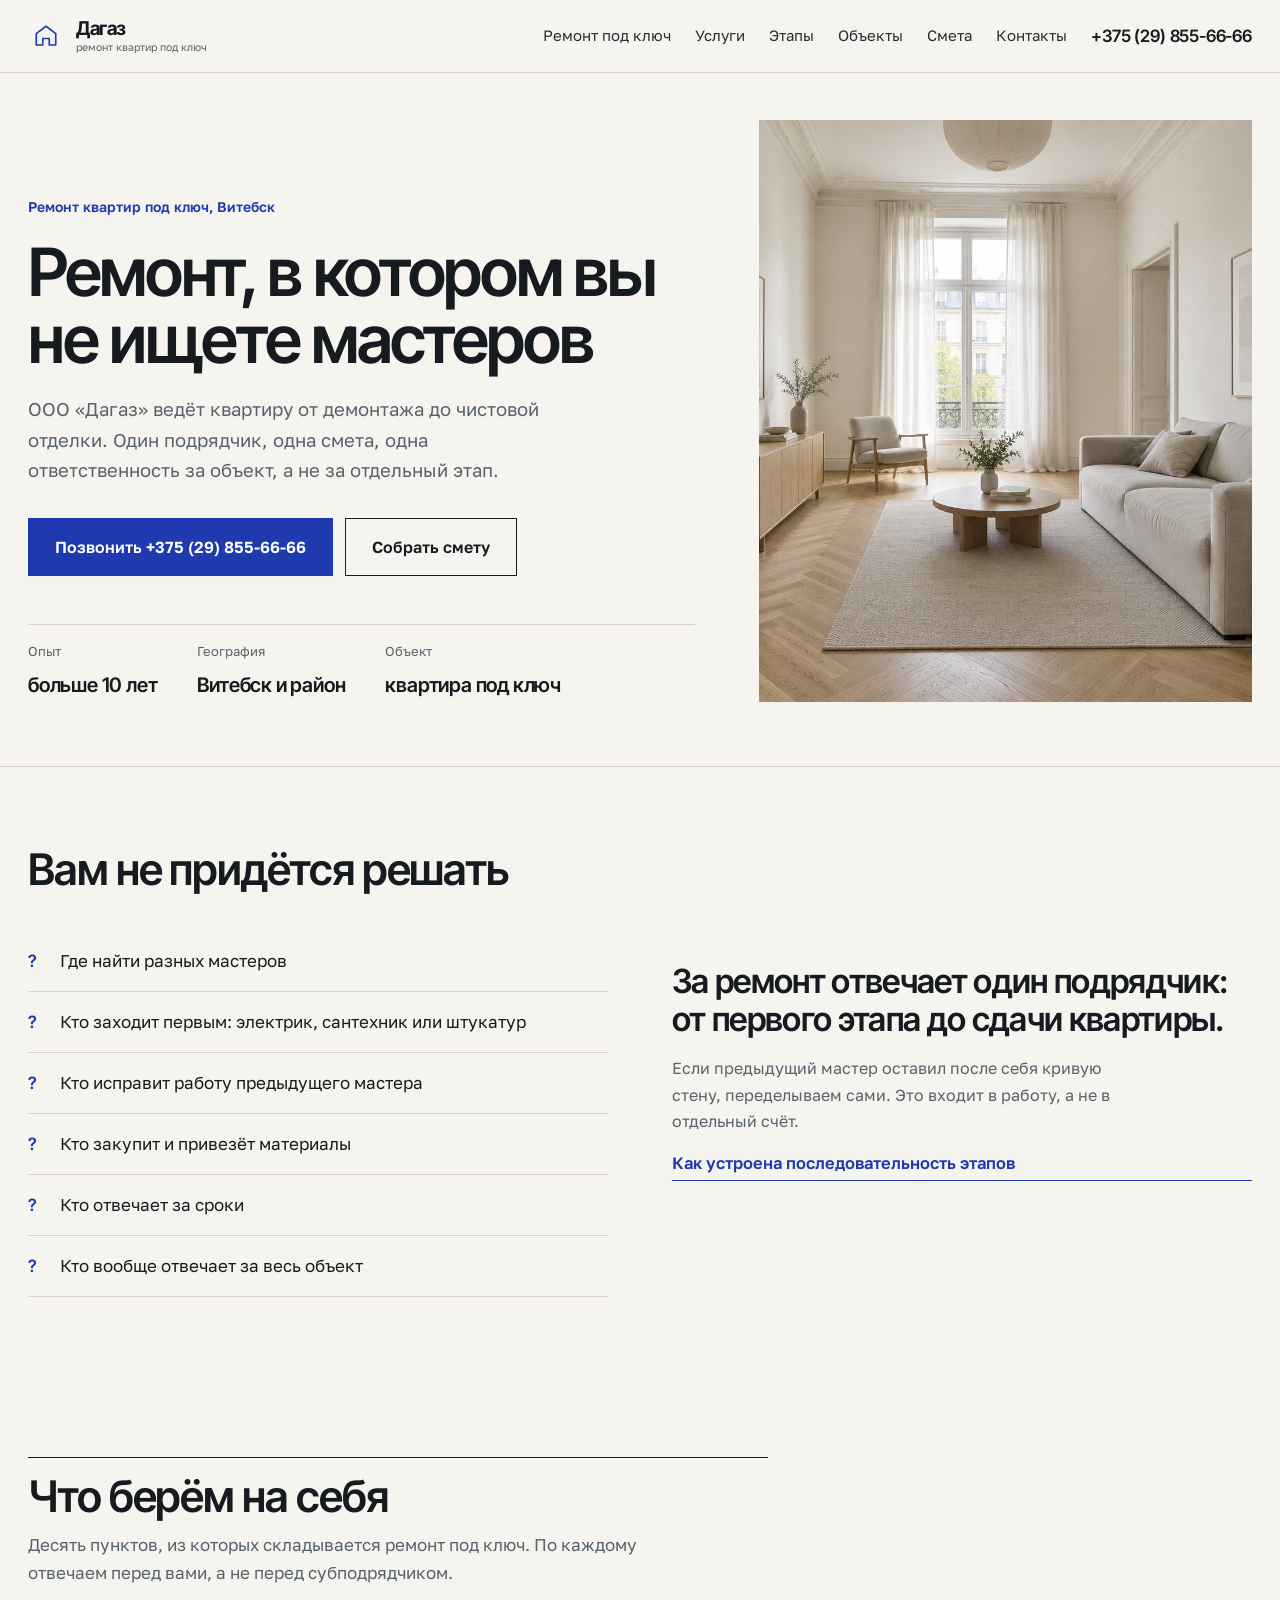
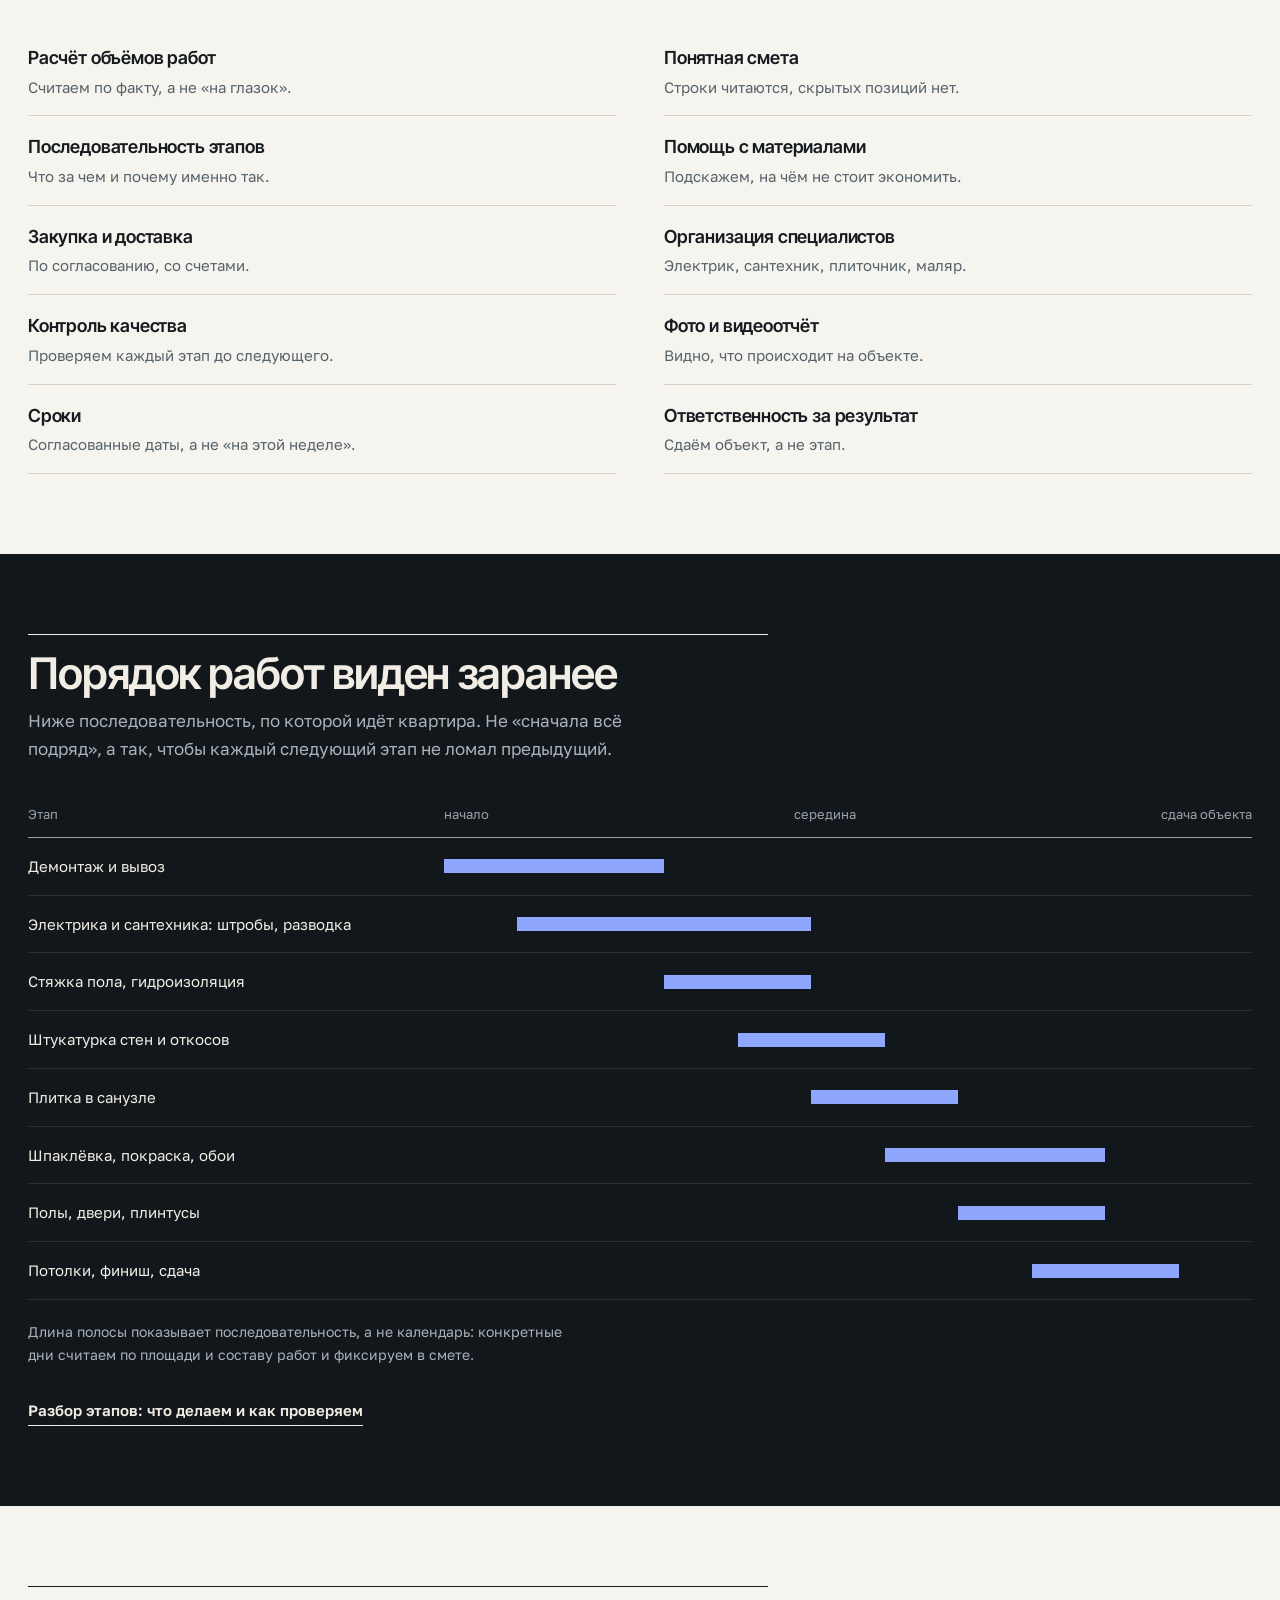
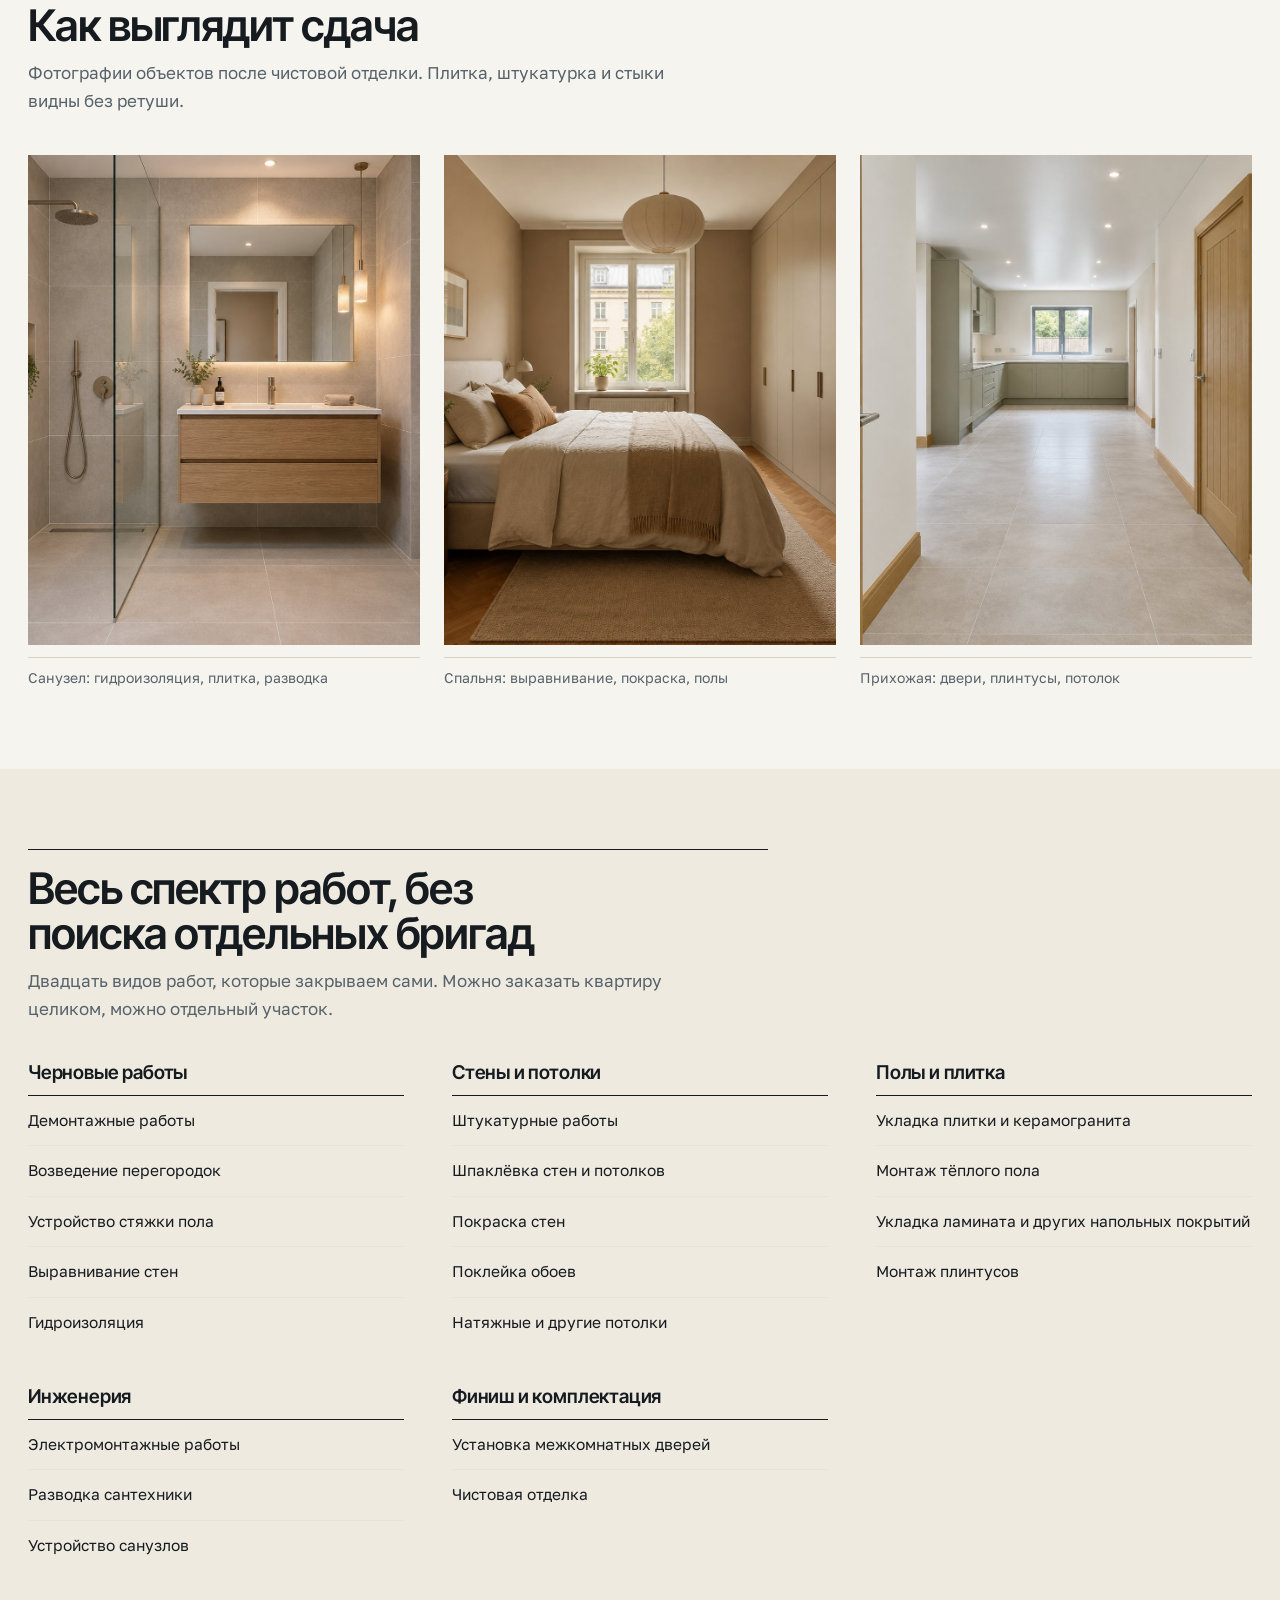
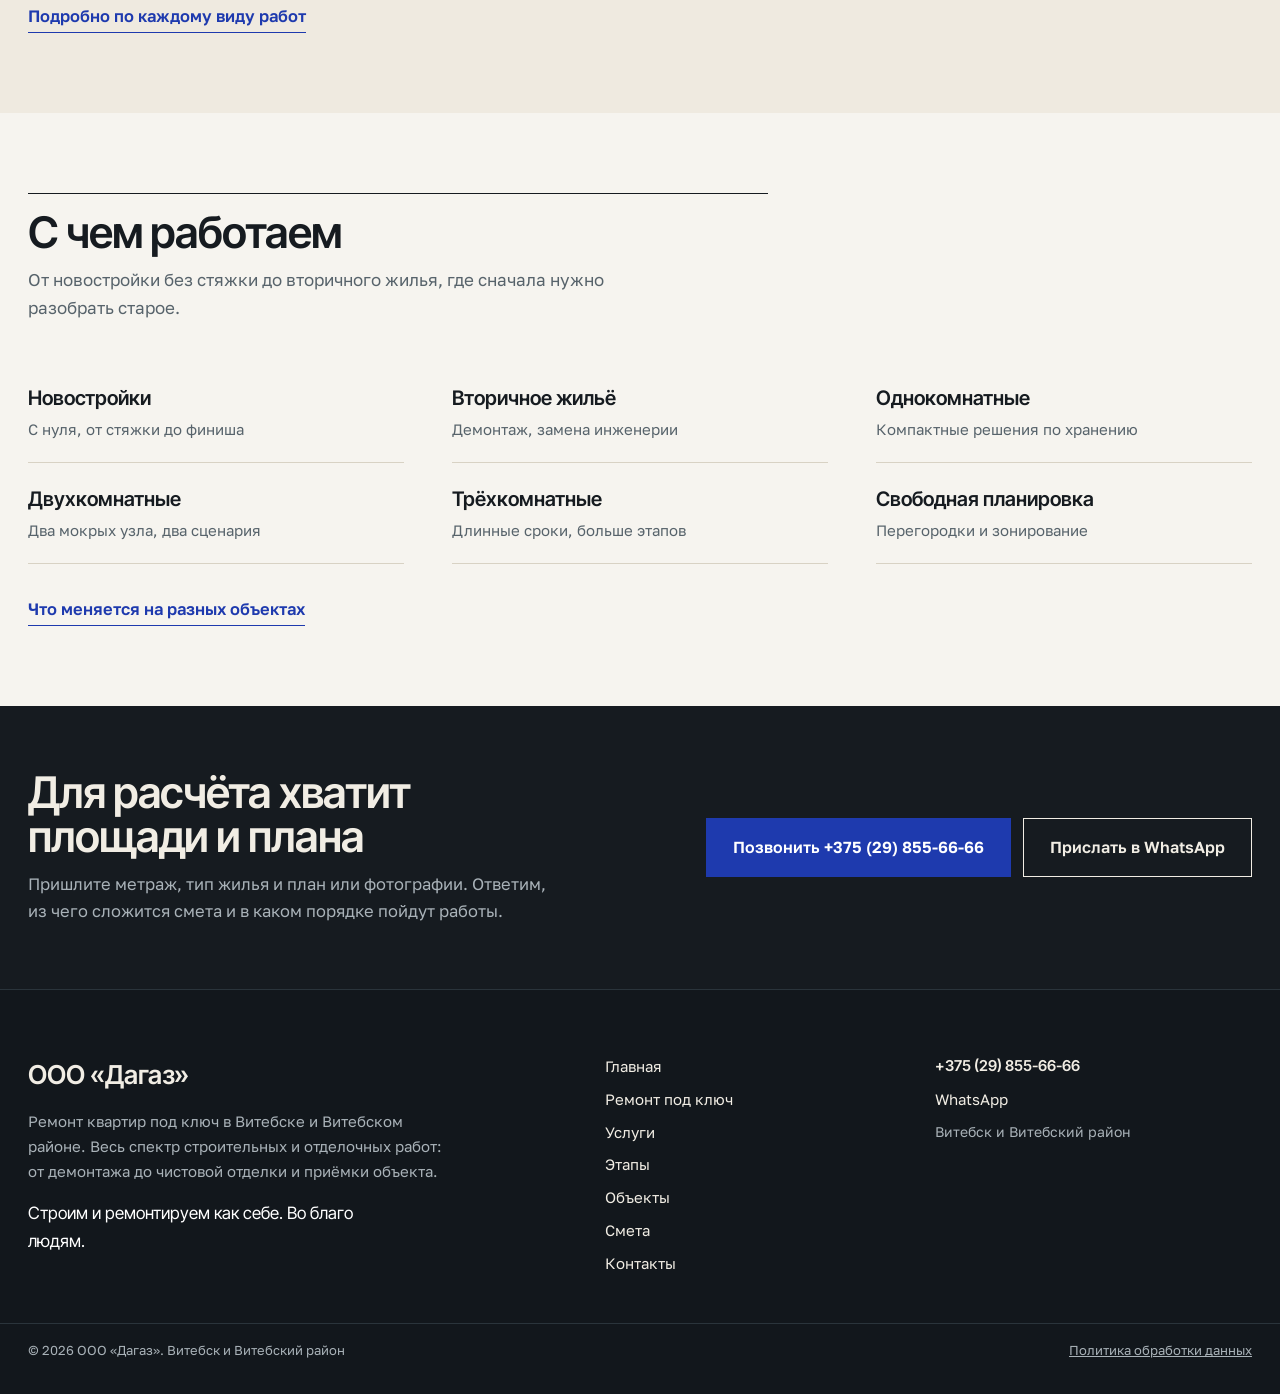
<file: index.html>
<!doctype html>
<html lang="ru">
<head>
<meta charset="utf-8">
<meta name="viewport" content="width=device-width, initial-scale=1">
<title>Ремонт квартир под ключ в Витебске. ООО «Дагаз»</title>
<meta name="description" content="Ремонт квартиры под ключ в Витебске: демонтаж, стяжка, штукатурка, плитка, электрика, сантехника, чистовая отделка. Один подрядчик, понятная смета, фотоотчёт.">
<link rel="canonical" href="https://romjjjke.github.io/dagaz/">
<meta property="og:type" content="website">
<meta property="og:title" content="Ремонт квартир под ключ в Витебске. ООО «Дагаз»">
<meta property="og:description" content="Ремонт квартиры под ключ в Витебске: демонтаж, стяжка, штукатурка, плитка, электрика, сантехника, чистовая отделка. Один подрядчик, понятная смета, фотоотчёт.">
<meta property="og:url" content="https://romjjjke.github.io/dagaz/">
<meta property="og:image" content="https://romjjjke.github.io/dagaz/assets/img/hero.jpg">
<meta name="theme-color" content="#F6F4EF">
<link rel="icon" href="favicon.svg" type="image/svg+xml">
<link rel="preconnect" href="https://fonts.googleapis.com">
<link rel="preconnect" href="https://fonts.gstatic.com" crossorigin>
<link href="https://fonts.googleapis.com/css2?family=Inter+Tight:wght@500;600;700&family=Golos+Text:wght@400;500;600&display=swap" rel="stylesheet">
<link href="assets/css/style.css" rel="stylesheet">
<script type="application/ld+json">
{"@context":"https://schema.org","@type":"GeneralContractor","name":"ООО «Дагаз»","description":"Ремонт квартир под ключ в Витебске: демонтаж, стяжка, штукатурка, плитка, электрика, сантехника, чистовая отделка","telephone":"+375298556666","url":"https://romjjjke.github.io/dagaz/","areaServed":"Витебск и Витебский район","address":{"@type":"PostalAddress","addressLocality":"Витебск","addressCountry":"BY"},"makesOffer":[{"@type":"Offer","name":"Ремонт квартиры под ключ"}]}
</script>
</head>
<body>
<a class="skip" href="#main">К содержанию</a>

<header class="site-head">
  <div class="wrap head-in">
    <a class="brand" href="index.html">
      <span class="brand__mark" aria-hidden="true">
        <svg viewBox="0 0 32 32" width="26" height="26" aria-hidden="true"><path d="M4 27V13L16 4l12 9v14h-8v-8h-8v8z" fill="none" stroke="currentColor" stroke-width="2" stroke-linejoin="round"/></svg>
      </span>
      <span class="brand__text">Дагаз<small>ремонт квартир под ключ</small></span>
    </a>
    <nav class="nav" aria-label="Основная навигация">
      <a href="remont-pod-klyuch.html">Ремонт под ключ</a>
      <a href="uslugi.html">Услуги</a>
      <a href="etapy.html">Этапы</a>
      <a href="obekty.html">Объекты</a>
      <a href="smeta.html">Смета</a>
      <a href="kontakty.html">Контакты</a>
    </nav>
    <a class="head-phone" href="tel:+375298556666">+375 (29) 855-66-66</a>
    <button class="burger" id="burger" aria-expanded="false" aria-controls="menu" aria-label="Открыть меню">
      <span></span><span></span><span></span>
    </button>
  </div>
</header>

<div class="menu" id="menu" hidden>
  <nav class="menu__nav" aria-label="Меню">
    <a href="remont-pod-klyuch.html">Ремонт под ключ</a>
    <a href="uslugi.html">Услуги</a>
    <a href="etapy.html">Этапы</a>
    <a href="obekty.html">Объекты</a>
    <a href="smeta.html">Смета</a>
    <a href="kontakty.html">Контакты</a>
  </nav>
  <div class="menu__foot">
    <a class="btn btn--fill" href="tel:+375298556666">+375 (29) 855-66-66</a>
    <a class="btn btn--line" href="https://wa.me/375298556666">WhatsApp</a>
    <p>Витебск и Витебский район</p>
  </div>
</div>

<main id="main">

<section class="hero">
  <div class="wrap hero-grid">
    <div class="hero__copy">
      <p class="hero__kicker">Ремонт квартир под ключ, Витебск</p>
      <h1 class="hero__title">Ремонт, в котором вы не ищете мастеров</h1>
      <p class="hero__lede">ООО «Дагаз» ведёт квартиру от демонтажа до чистовой отделки. Один подрядчик, одна смета, одна ответственность за объект, а не за отдельный этап.</p>
      <div class="hero__actions">
        <a class="btn btn--fill" href="tel:+375298556666">Позвонить +375 (29) 855-66-66</a>
        <a class="btn btn--line" href="smeta.html">Собрать смету</a>
      </div>
      <dl class="hero__facts">
        <div><dt>Опыт</dt><dd>больше 10 лет</dd></div>
        <div><dt>География</dt><dd>Витебск и район</dd></div>
        <div><dt>Объект</dt><dd>квартира под ключ</dd></div>
      </dl>
    </div>
    <figure class="hero__media">
      <img src="assets/img/hero.jpg" alt="Гостиная после ремонта под ключ: светлые стены, паркет, большое окно" width="1000" height="1000" fetchpriority="high" decoding="async">
    </figure>
  </div>
</section>

<section class="section section--rule">
  <div class="wrap split">
    <div class="split__left">
      <h2 class="h2">Вам не придётся решать</h2>
      <ul class="questions">
        <li>Где найти разных мастеров</li>
        <li>Кто заходит первым: электрик, сантехник или штукатур</li>
        <li>Кто исправит работу предыдущего мастера</li>
        <li>Кто закупит и привезёт материалы</li>
        <li>Кто отвечает за сроки</li>
        <li>Кто вообще отвечает за весь объект</li>
      </ul>
    </div>
    <div class="split__right">
      <p class="statement">За ремонт отвечает один подрядчик: от первого этапа до сдачи квартиры.</p>
      <p class="statement__note">Если предыдущий мастер оставил после себя кривую стену, переделываем сами. Это входит в работу, а не в отдельный счёт.</p>
      <a class="link" href="etapy.html">Как устроена последовательность этапов</a>
    </div>
  </div>
</section>

<section class="section">
  <div class="wrap">
    <header class="sec-head">
      <h2 class="h2">Что берём на себя</h2>
      <p class="sec-head__note">Десять пунктов, из которых складывается ремонт под ключ. По каждому отвечаем перед вами, а не перед субподрядчиком.</p>
    </header>
    <ol class="take">
      <li><b>Расчёт объёмов работ</b><span>Считаем по факту, а не «на глазок».</span></li>
      <li><b>Понятная смета</b><span>Строки читаются, скрытых позиций нет.</span></li>
      <li><b>Последовательность этапов</b><span>Что за чем и почему именно так.</span></li>
      <li><b>Помощь с материалами</b><span>Подскажем, на чём не стоит экономить.</span></li>
      <li><b>Закупка и доставка</b><span>По согласованию, со счетами.</span></li>
      <li><b>Организация специалистов</b><span>Электрик, сантехник, плиточник, маляр.</span></li>
      <li><b>Контроль качества</b><span>Проверяем каждый этап до следующего.</span></li>
      <li><b>Фото и видеоотчёт</b><span>Видно, что происходит на объекте.</span></li>
      <li><b>Сроки</b><span>Согласованные даты, а не «на этой неделе».</span></li>
      <li><b>Ответственность за результат</b><span>Сдаём объект, а не этап.</span></li>
    </ol>
  </div>
</section>

<section class="section section--dark">
  <div class="wrap">
    <header class="sec-head sec-head--dark">
      <h2 class="h2">Порядок работ виден заранее</h2>
      <p class="sec-head__note">Ниже последовательность, по которой идёт квартира. Не «сначала всё подряд», а так, чтобы каждый следующий этап не ломал предыдущий.</p>
    </header>
  <div class="gantt " data-chart>
    <div class="gantt__head"><span>Этап</span><span class="gantt__scale"><i>начало</i><i>середина</i><i>сдача объекта</i></span></div>
    <ol class="gantt__rows"><li class="gantt__row"><span class="gantt__label">Демонтаж и вывоз</span><span class="gantt__track"><span class="gantt__bar" style="grid-column:1 / span 3"></span></span></li><li class="gantt__row"><span class="gantt__label">Электрика и сантехника: штробы, разводка</span><span class="gantt__track"><span class="gantt__bar" style="grid-column:2 / span 4"></span></span></li><li class="gantt__row"><span class="gantt__label">Стяжка пола, гидроизоляция</span><span class="gantt__track"><span class="gantt__bar" style="grid-column:4 / span 2"></span></span></li><li class="gantt__row"><span class="gantt__label">Штукатурка стен и откосов</span><span class="gantt__track"><span class="gantt__bar" style="grid-column:5 / span 2"></span></span></li><li class="gantt__row"><span class="gantt__label">Плитка в санузле</span><span class="gantt__track"><span class="gantt__bar" style="grid-column:6 / span 2"></span></span></li><li class="gantt__row"><span class="gantt__label">Шпаклёвка, покраска, обои</span><span class="gantt__track"><span class="gantt__bar" style="grid-column:7 / span 3"></span></span></li><li class="gantt__row"><span class="gantt__label">Полы, двери, плинтусы</span><span class="gantt__track"><span class="gantt__bar" style="grid-column:8 / span 2"></span></span></li><li class="gantt__row"><span class="gantt__label">Потолки, финиш, сдача</span><span class="gantt__track"><span class="gantt__bar" style="grid-column:9 / span 2"></span></span></li></ol>
    <p class="gantt__note">Длина полосы показывает последовательность, а не календарь: конкретные дни считаем по площади и составу работ и фиксируем в смете.</p>
  </div>
    <p class="chart-link"><a class="link link--light" href="etapy.html">Разбор этапов: что делаем и как проверяем</a></p>
  </div>
</section>

<section class="section">
  <div class="wrap">
    <header class="sec-head">
      <h2 class="h2">Как выглядит сдача</h2>
      <p class="sec-head__note">Фотографии объектов после чистовой отделки. Плитка, штукатурка и стыки видны без ретуши.</p>
    </header>
    <ul class="gallery">
      <li><figure><img src="assets/img/bath.jpg" alt="Санузел после ремонта: крупноформатная плитка, душевая с стеклом" width="900" height="1125" loading="lazy" decoding="async"><figcaption>Санузел: гидроизоляция, плитка, разводка</figcaption></figure></li>
      <li><figure><img src="assets/img/bedroom.jpg" alt="Спальня после ремонта: штукатурка, покраска, ламинат" width="900" height="1125" loading="lazy" decoding="async"><figcaption>Спальня: выравнивание, покраска, полы</figcaption></figure></li>
      <li><figure><img src="assets/img/hall.jpg" alt="Прихожая после ремонта: двери, плинтусы, натяжной потолок" width="900" height="1125" loading="lazy" decoding="async"><figcaption>Прихожая: двери, плинтусы, потолок</figcaption></figure></li>
    </ul>
  </div>
</section>

<section class="section section--sand">
  <div class="wrap">
    <header class="sec-head">
      <h2 class="h2">Весь спектр работ, без поиска отдельных бригад</h2>
      <p class="sec-head__note">Двадцать видов работ, которые закрываем сами. Можно заказать квартиру целиком, можно отдельный участок.</p>
    </header><div class="sgroups"><div class="sgroup"><h3 class="sgroup__name">Черновые работы</h3><ul class="sgroup__list"><li>Демонтажные работы</li><li>Возведение перегородок</li><li>Устройство стяжки пола</li><li>Выравнивание стен</li><li>Гидроизоляция</li></ul></div><div class="sgroup"><h3 class="sgroup__name">Стены и потолки</h3><ul class="sgroup__list"><li>Штукатурные работы</li><li>Шпаклёвка стен и потолков</li><li>Покраска стен</li><li>Поклейка обоев</li><li>Натяжные и другие потолки</li></ul></div><div class="sgroup"><h3 class="sgroup__name">Полы и плитка</h3><ul class="sgroup__list"><li>Укладка плитки и керамогранита</li><li>Монтаж тёплого пола</li><li>Укладка ламината и других напольных покрытий</li><li>Монтаж плинтусов</li></ul></div><div class="sgroup"><h3 class="sgroup__name">Инженерия</h3><ul class="sgroup__list"><li>Электромонтажные работы</li><li>Разводка сантехники</li><li>Устройство санузлов</li></ul></div><div class="sgroup"><h3 class="sgroup__name">Финиш и комплектация</h3><ul class="sgroup__list"><li>Установка межкомнатных дверей</li><li>Чистовая отделка</li></ul></div></div>
    <p class="sec-link"><a class="link" href="uslugi.html">Подробно по каждому виду работ</a></p>
  </div>
</section>

<section class="section">
  <div class="wrap">
    <header class="sec-head">
      <h2 class="h2">С чем работаем</h2>
      <p class="sec-head__note">От новостройки без стяжки до вторичного жилья, где сначала нужно разобрать старое.</p>
    </header>
    <ul class="objects">
      <li><b>Новостройки</b><span>С нуля, от стяжки до финиша</span></li>
      <li><b>Вторичное жильё</b><span>Демонтаж, замена инженерии</span></li>
      <li><b>Однокомнатные</b><span>Компактные решения по хранению</span></li>
      <li><b>Двухкомнатные</b><span>Два мокрых узла, два сценария</span></li>
      <li><b>Трёхкомнатные</b><span>Длинные сроки, больше этапов</span></li>
      <li><b>Свободная планировка</b><span>Перегородки и зонирование</span></li>
    </ul>
    <p class="sec-link"><a class="link" href="obekty.html">Что меняется на разных объектах</a></p>
  </div>
</section>

<section class="section cta">
  <div class="wrap cta-in">
    <div class="cta__text">
      <h2 class="h2">Для расчёта хватит площади и плана</h2>
      <p>Пришлите метраж, тип жилья и план или фотографии. Ответим, из чего сложится смета и в каком порядке пойдут работы.</p>
    </div>
    <div class="cta__actions">
      <a class="btn btn--fill" href="tel:+375298556666">Позвонить +375 (29) 855-66-66</a>
      <a class="btn btn--line" href="https://wa.me/375298556666">Прислать в WhatsApp</a>
    </div>
  </div>
</section>

</main>

<footer class="foot">
  <div class="wrap foot-grid">
    <div class="foot__brand">
      <p class="foot__name">ООО «Дагаз»</p>
      <p class="foot__about">Ремонт квартир под ключ в Витебске и Витебском районе. Весь спектр строительных и отделочных работ: от демонтажа до чистовой отделки и приёмки объекта.</p>
      <p class="foot__slogan">Строим и ремонтируем как себе. Во благо людям.</p>
    </div>
    <nav class="foot__nav" aria-label="Разделы">
      <a href="index.html">Главная</a>
      <a href="remont-pod-klyuch.html">Ремонт под ключ</a>
      <a href="uslugi.html">Услуги</a>
      <a href="etapy.html">Этапы</a>
      <a href="obekty.html">Объекты</a>
      <a href="smeta.html">Смета</a>
      <a href="kontakty.html">Контакты</a>
    </nav>
    <div class="foot__contact">
      <a class="foot__phone" href="tel:+375298556666">+375 (29) 855-66-66</a>
      <a href="https://wa.me/375298556666">WhatsApp</a>
      <p>Витебск и Витебский район</p>
    </div>
  </div>
  <div class="wrap foot-bottom">
    <p>© <span id="year">2026</span> ООО «Дагаз». Витебск и Витебский район</p>
    <a href="politika.html">Политика обработки данных</a>
  </div>
</footer>

<script src="assets/js/main.js" defer></script>
</body>
</html>
</file>
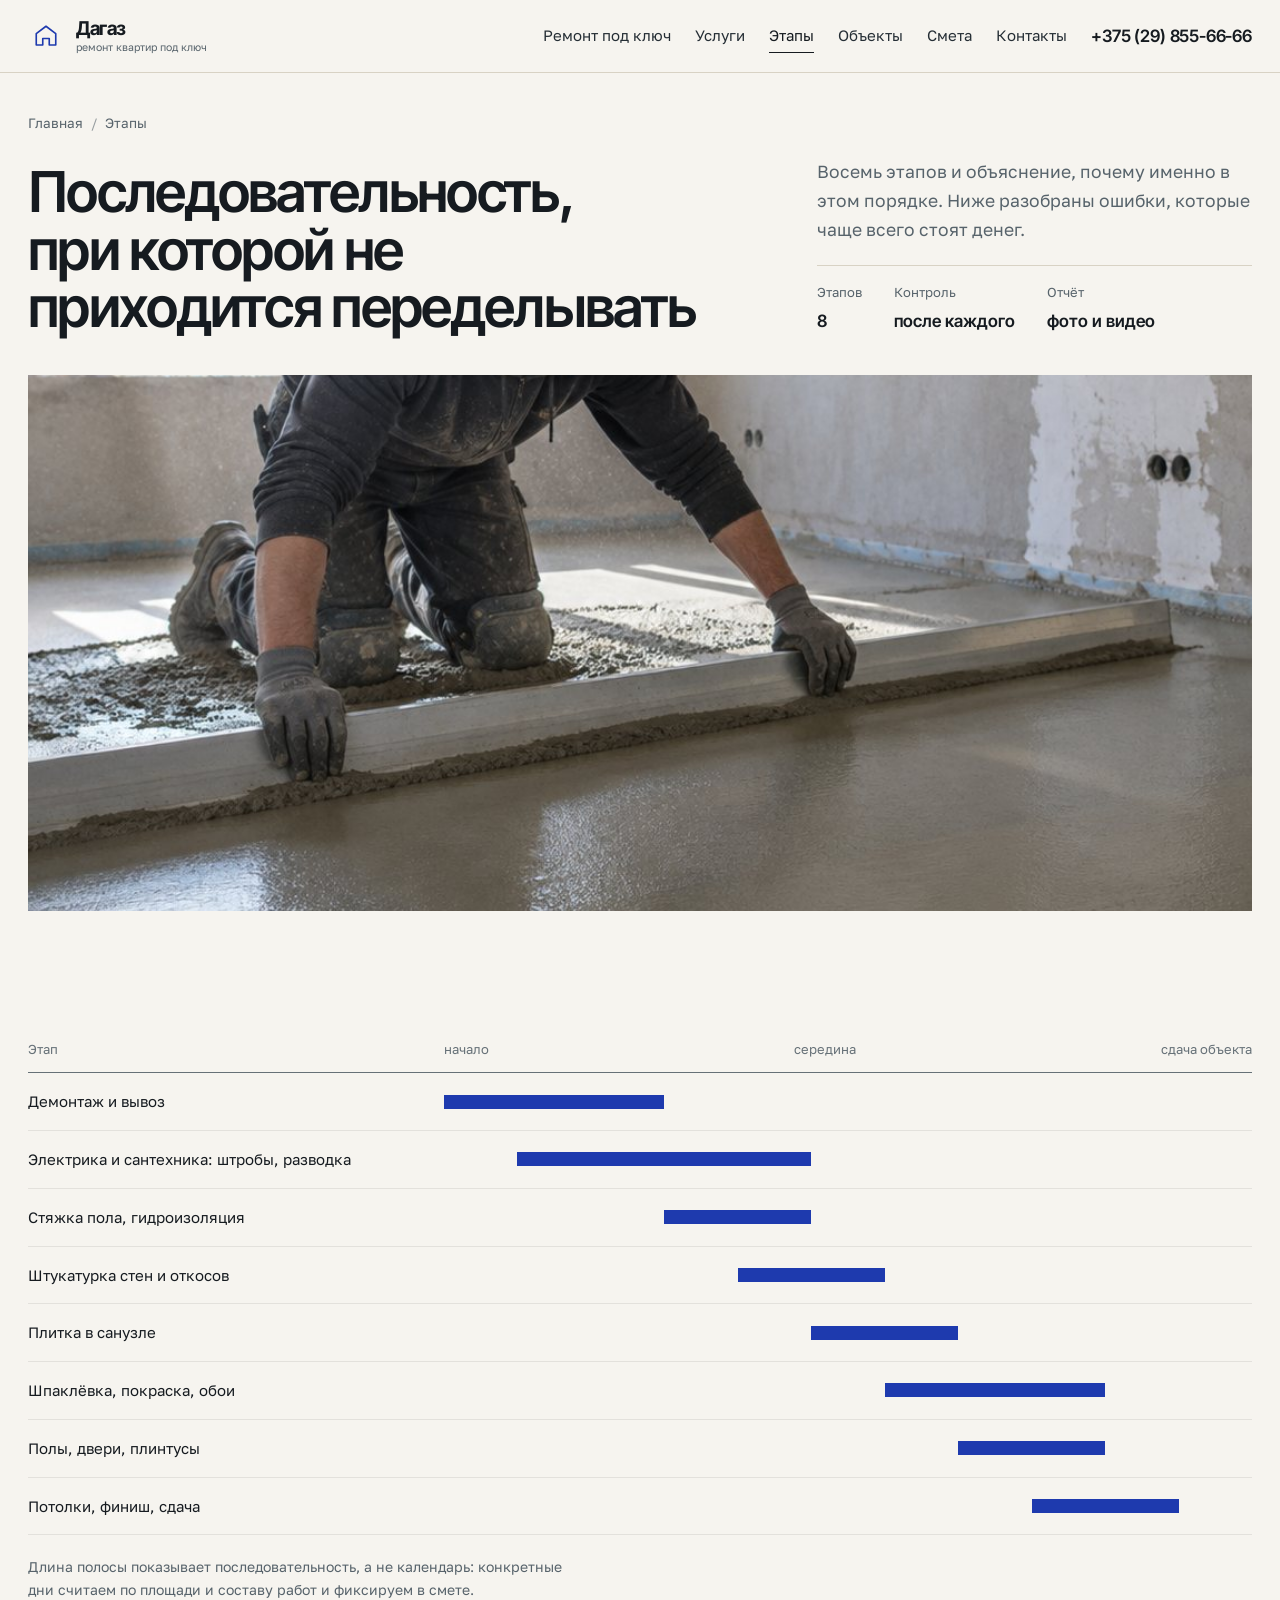
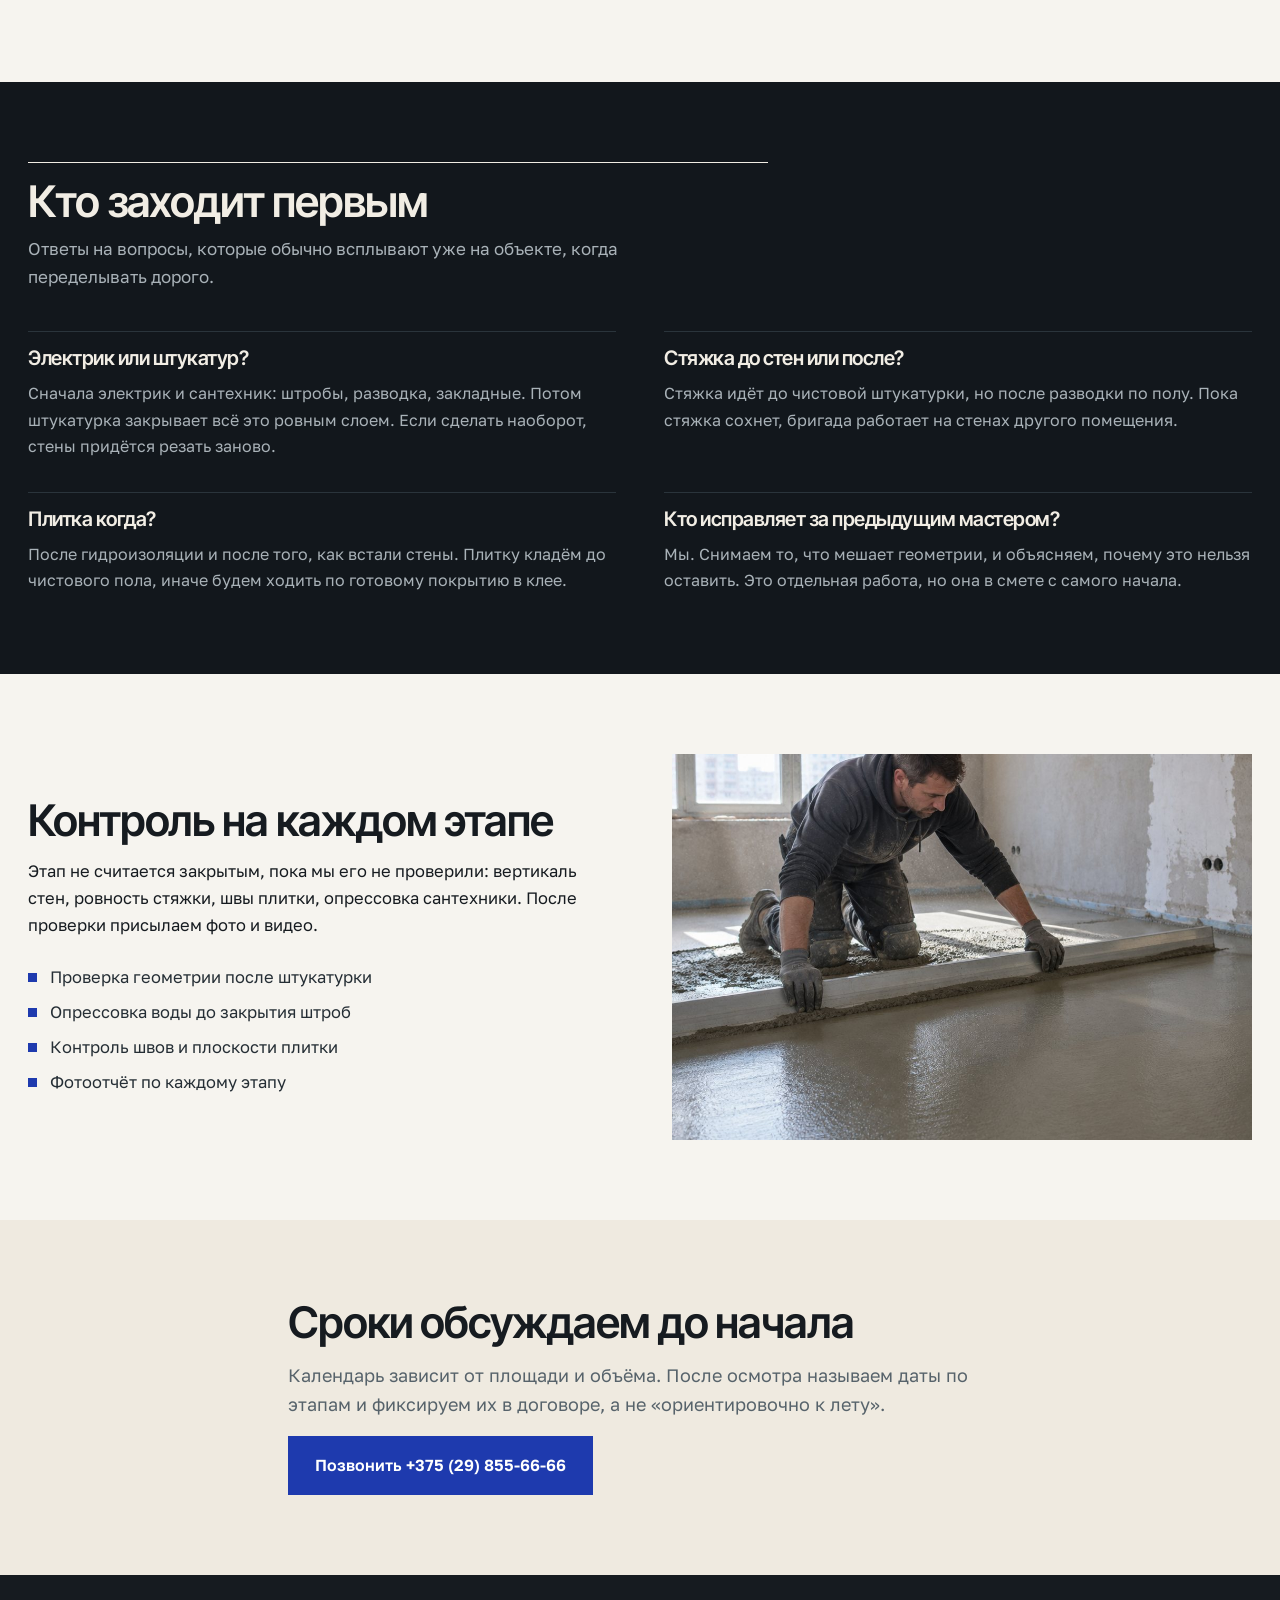
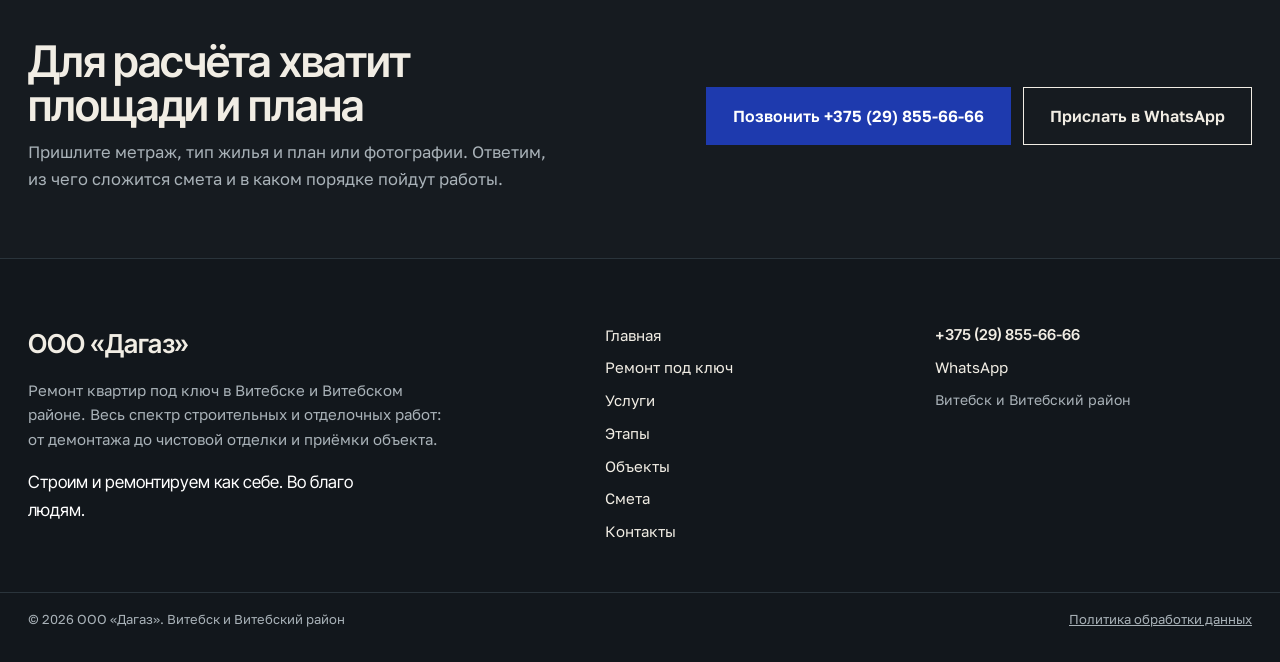
<file: etapy.html>
<!doctype html>
<html lang="ru">
<head>
<meta charset="utf-8">
<meta name="viewport" content="width=device-width, initial-scale=1">
<title>Этапы ремонта квартиры: последовательность работ и контроль</title>
<meta name="description" content="Порядок работ в ремонте квартиры: демонтаж, инженерия, стяжка, штукатурка, плитка, финиш. Кто заходит первым и как проверяется каждый этап.">
<link rel="canonical" href="https://romjjjke.github.io/dagaz/etapy.html">
<meta property="og:type" content="website">
<meta property="og:title" content="Этапы ремонта квартиры: последовательность работ и контроль">
<meta property="og:description" content="Порядок работ в ремонте квартиры: демонтаж, инженерия, стяжка, штукатурка, плитка, финиш. Кто заходит первым и как проверяется каждый этап.">
<meta property="og:url" content="https://romjjjke.github.io/dagaz/etapy.html">
<meta property="og:image" content="https://romjjjke.github.io/dagaz/assets/img/hero.jpg">
<meta name="theme-color" content="#F6F4EF">
<link rel="icon" href="favicon.svg" type="image/svg+xml">
<link rel="preconnect" href="https://fonts.googleapis.com">
<link rel="preconnect" href="https://fonts.gstatic.com" crossorigin>
<link href="https://fonts.googleapis.com/css2?family=Inter+Tight:wght@500;600;700&family=Golos+Text:wght@400;500;600&display=swap" rel="stylesheet">
<link href="assets/css/style.css" rel="stylesheet">
<script type="application/ld+json">
{"@context":"https://schema.org","@type":"GeneralContractor","name":"ООО «Дагаз»","description":"Ремонт квартир под ключ в Витебске: демонтаж, стяжка, штукатурка, плитка, электрика, сантехника, чистовая отделка","telephone":"+375298556666","url":"https://romjjjke.github.io/dagaz/","areaServed":"Витебск и Витебский район","address":{"@type":"PostalAddress","addressLocality":"Витебск","addressCountry":"BY"},"makesOffer":[{"@type":"Offer","name":"Ремонт квартиры под ключ"}]}
</script>
</head>
<body>
<a class="skip" href="#main">К содержанию</a>

<header class="site-head">
  <div class="wrap head-in">
    <a class="brand" href="index.html">
      <span class="brand__mark" aria-hidden="true">
        <svg viewBox="0 0 32 32" width="26" height="26" aria-hidden="true"><path d="M4 27V13L16 4l12 9v14h-8v-8h-8v8z" fill="none" stroke="currentColor" stroke-width="2" stroke-linejoin="round"/></svg>
      </span>
      <span class="brand__text">Дагаз<small>ремонт квартир под ключ</small></span>
    </a>
    <nav class="nav" aria-label="Основная навигация">
      <a href="remont-pod-klyuch.html">Ремонт под ключ</a>
      <a href="uslugi.html">Услуги</a>
      <a href="etapy.html" aria-current="page">Этапы</a>
      <a href="obekty.html">Объекты</a>
      <a href="smeta.html">Смета</a>
      <a href="kontakty.html">Контакты</a>
    </nav>
    <a class="head-phone" href="tel:+375298556666">+375 (29) 855-66-66</a>
    <button class="burger" id="burger" aria-expanded="false" aria-controls="menu" aria-label="Открыть меню">
      <span></span><span></span><span></span>
    </button>
  </div>
</header>

<div class="menu" id="menu" hidden>
  <nav class="menu__nav" aria-label="Меню">
    <a href="remont-pod-klyuch.html">Ремонт под ключ</a>
    <a href="uslugi.html">Услуги</a>
    <a href="etapy.html" aria-current="page">Этапы</a>
    <a href="obekty.html">Объекты</a>
    <a href="smeta.html">Смета</a>
    <a href="kontakty.html">Контакты</a>
  </nav>
  <div class="menu__foot">
    <a class="btn btn--fill" href="tel:+375298556666">+375 (29) 855-66-66</a>
    <a class="btn btn--line" href="https://wa.me/375298556666">WhatsApp</a>
    <p>Витебск и Витебский район</p>
  </div>
</div>

<main id="main">

<section class="page-head">
  <div class="wrap">
    <nav class="crumbs" aria-label="Хлебные крошки"><a href="index.html">Главная</a><span class="crumbs__sep">/</span><span>Этапы</span></nav>
    <div class="page-head__grid">
      <h1 class="page-head__title">Последовательность, при которой не приходится переделывать</h1>
      <div class="page-head__aside"><p class="page-head__lede">Восемь этапов и объяснение, почему именно в этом порядке. Ниже разобраны ошибки, которые чаще всего стоят денег.</p><dl class="facts"><div><dt>Этапов</dt><dd>8</dd></div><div><dt>Контроль</dt><dd>после каждого</dd></div><div><dt>Отчёт</dt><dd>фото и видео</dd></div></dl></div>
    </div>
  </div>
  <div class="wrap"><figure class="page-head__media"><img src="assets/img/screed.jpg" alt="Стяжка пола на объекте" width="1240" height="775" fetchpriority="high" decoding="async"></figure></div>
</section>

<section class="section">
  <div class="wrap">
  <div class="gantt gantt--auto" data-chart>
    <div class="gantt__head"><span>Этап</span><span class="gantt__scale"><i>начало</i><i>середина</i><i>сдача объекта</i></span></div>
    <ol class="gantt__rows"><li class="gantt__row"><span class="gantt__label">Демонтаж и вывоз</span><span class="gantt__track"><span class="gantt__bar" style="grid-column:1 / span 3"></span></span></li><li class="gantt__row"><span class="gantt__label">Электрика и сантехника: штробы, разводка</span><span class="gantt__track"><span class="gantt__bar" style="grid-column:2 / span 4"></span></span></li><li class="gantt__row"><span class="gantt__label">Стяжка пола, гидроизоляция</span><span class="gantt__track"><span class="gantt__bar" style="grid-column:4 / span 2"></span></span></li><li class="gantt__row"><span class="gantt__label">Штукатурка стен и откосов</span><span class="gantt__track"><span class="gantt__bar" style="grid-column:5 / span 2"></span></span></li><li class="gantt__row"><span class="gantt__label">Плитка в санузле</span><span class="gantt__track"><span class="gantt__bar" style="grid-column:6 / span 2"></span></span></li><li class="gantt__row"><span class="gantt__label">Шпаклёвка, покраска, обои</span><span class="gantt__track"><span class="gantt__bar" style="grid-column:7 / span 3"></span></span></li><li class="gantt__row"><span class="gantt__label">Полы, двери, плинтусы</span><span class="gantt__track"><span class="gantt__bar" style="grid-column:8 / span 2"></span></span></li><li class="gantt__row"><span class="gantt__label">Потолки, финиш, сдача</span><span class="gantt__track"><span class="gantt__bar" style="grid-column:9 / span 2"></span></span></li></ol>
    <p class="gantt__note">Длина полосы показывает последовательность, а не календарь: конкретные дни считаем по площади и составу работ и фиксируем в смете.</p>
  </div>
  </div>
</section>

<section class="section section--dark">
  <div class="wrap">
    <header class="sec-head sec-head--dark">
      <h2 class="h2">Кто заходит первым</h2>
      <p class="sec-head__note">Ответы на вопросы, которые обычно всплывают уже на объекте, когда переделывать дорого.</p>
    </header>
    <ul class="answers">
      <li><h3>Электрик или штукатур?</h3><p>Сначала электрик и сантехник: штробы, разводка, закладные. Потом штукатурка закрывает всё это ровным слоем. Если сделать наоборот, стены придётся резать заново.</p></li>
      <li><h3>Стяжка до стен или после?</h3><p>Стяжка идёт до чистовой штукатурки, но после разводки по полу. Пока стяжка сохнет, бригада работает на стенах другого помещения.</p></li>
      <li><h3>Плитка когда?</h3><p>После гидроизоляции и после того, как встали стены. Плитку кладём до чистового пола, иначе будем ходить по готовому покрытию в клее.</p></li>
      <li><h3>Кто исправляет за предыдущим мастером?</h3><p>Мы. Снимаем то, что мешает геометрии, и объясняем, почему это нельзя оставить. Это отдельная работа, но она в смете с самого начала.</p></li>
    </ul>
  </div>
</section>

<section class="section">
  <div class="wrap split">
    <div class="split__left">
      <h2 class="h2">Контроль на каждом этапе</h2>
      <p>Этап не считается закрытым, пока мы его не проверили: вертикаль стен, ровность стяжки, швы плитки, опрессовка сантехники. После проверки присылаем фото и видео.</p>
      <ul class="checks">
        <li>Проверка геометрии после штукатурки</li>
        <li>Опрессовка воды до закрытия штроб</li>
        <li>Контроль швов и плоскости плитки</li>
        <li>Фотоотчёт по каждому этапу</li>
      </ul>
    </div>
    <figure class="split__media"><img src="assets/img/screed.jpg" alt="Стяжка пола: рабочий разравнивает раствор правилом" width="1100" height="733" loading="lazy" decoding="async"></figure>
  </div>
</section>

<section class="section section--sand">
  <div class="wrap narrow-center">
    <h2 class="h2">Сроки обсуждаем до начала</h2>
    <p class="lead">Календарь зависит от площади и объёма. После осмотра называем даты по этапам и фиксируем их в договоре, а не «ориентировочно к лету».</p>
    <a class="btn btn--fill" href="tel:+375298556666">Позвонить +375 (29) 855-66-66</a>
  </div>
</section>

<section class="section cta">
  <div class="wrap cta-in">
    <div class="cta__text">
      <h2 class="h2">Для расчёта хватит площади и плана</h2>
      <p>Пришлите метраж, тип жилья и план или фотографии. Ответим, из чего сложится смета и в каком порядке пойдут работы.</p>
    </div>
    <div class="cta__actions">
      <a class="btn btn--fill" href="tel:+375298556666">Позвонить +375 (29) 855-66-66</a>
      <a class="btn btn--line" href="https://wa.me/375298556666">Прислать в WhatsApp</a>
    </div>
  </div>
</section>

</main>

<footer class="foot">
  <div class="wrap foot-grid">
    <div class="foot__brand">
      <p class="foot__name">ООО «Дагаз»</p>
      <p class="foot__about">Ремонт квартир под ключ в Витебске и Витебском районе. Весь спектр строительных и отделочных работ: от демонтажа до чистовой отделки и приёмки объекта.</p>
      <p class="foot__slogan">Строим и ремонтируем как себе. Во благо людям.</p>
    </div>
    <nav class="foot__nav" aria-label="Разделы">
      <a href="index.html">Главная</a>
      <a href="remont-pod-klyuch.html">Ремонт под ключ</a>
      <a href="uslugi.html">Услуги</a>
      <a href="etapy.html">Этапы</a>
      <a href="obekty.html">Объекты</a>
      <a href="smeta.html">Смета</a>
      <a href="kontakty.html">Контакты</a>
    </nav>
    <div class="foot__contact">
      <a class="foot__phone" href="tel:+375298556666">+375 (29) 855-66-66</a>
      <a href="https://wa.me/375298556666">WhatsApp</a>
      <p>Витебск и Витебский район</p>
    </div>
  </div>
  <div class="wrap foot-bottom">
    <p>© <span id="year">2026</span> ООО «Дагаз». Витебск и Витебский район</p>
    <a href="politika.html">Политика обработки данных</a>
  </div>
</footer>

<script src="assets/js/main.js" defer></script>
</body>
</html>
</file>
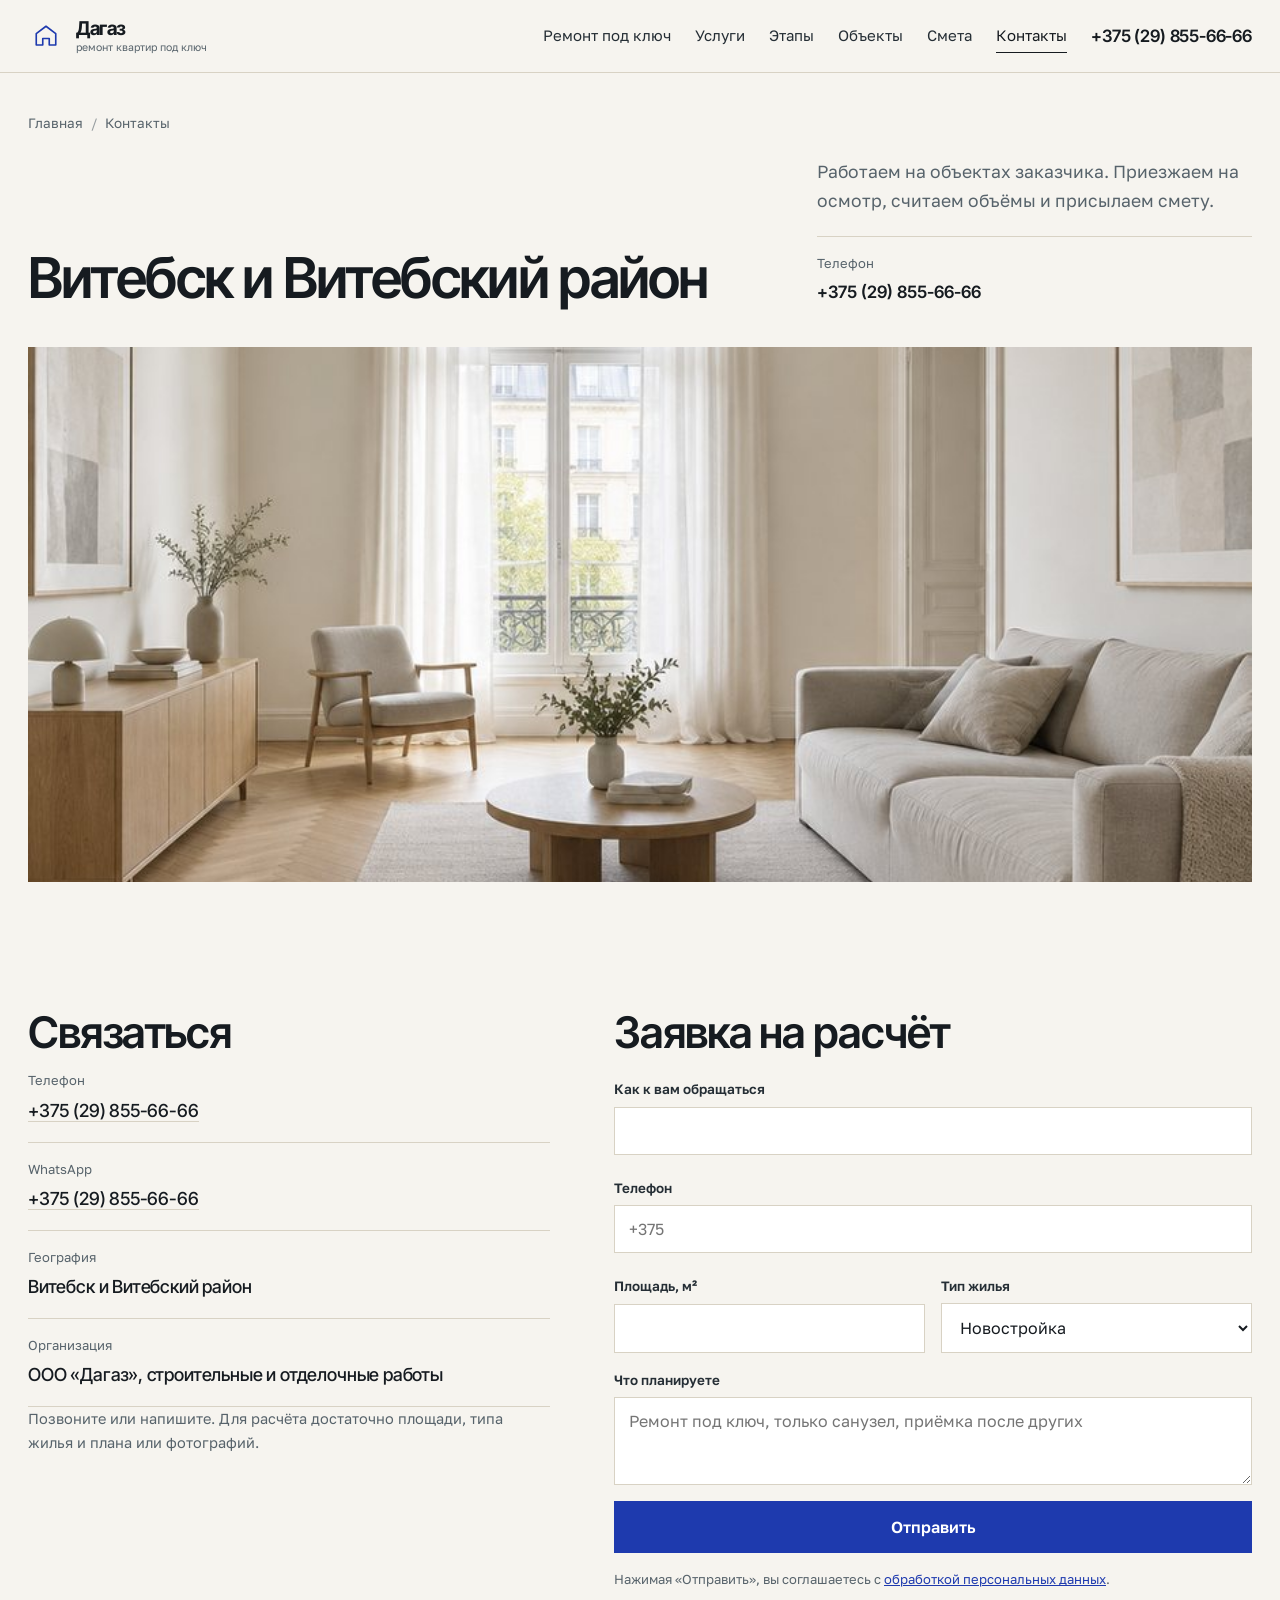
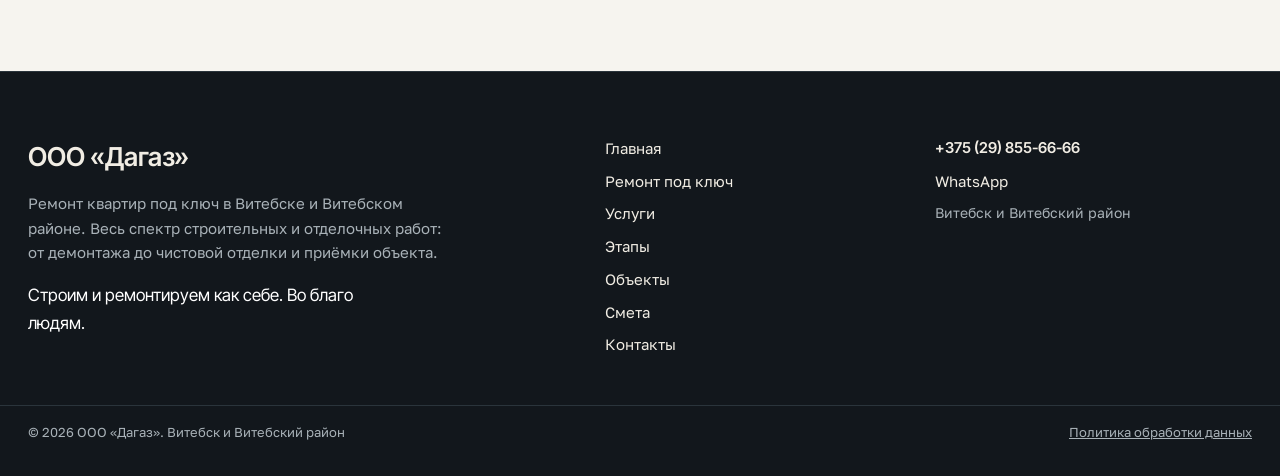
<file: kontakty.html>
<!doctype html>
<html lang="ru">
<head>
<meta charset="utf-8">
<meta name="viewport" content="width=device-width, initial-scale=1">
<title>Контакты ООО «Дагаз»: ремонт квартир в Витебске</title>
<meta name="description" content="Телефон +375 (29) 855-66-66, WhatsApp, заявка на расчёт. ООО «Дагаз», ремонт квартир под ключ в Витебске и Витебском районе.">
<link rel="canonical" href="https://romjjjke.github.io/dagaz/kontakty.html">
<meta property="og:type" content="website">
<meta property="og:title" content="Контакты ООО «Дагаз»: ремонт квартир в Витебске">
<meta property="og:description" content="Телефон +375 (29) 855-66-66, WhatsApp, заявка на расчёт. ООО «Дагаз», ремонт квартир под ключ в Витебске и Витебском районе.">
<meta property="og:url" content="https://romjjjke.github.io/dagaz/kontakty.html">
<meta property="og:image" content="https://romjjjke.github.io/dagaz/assets/img/hero.jpg">
<meta name="theme-color" content="#F6F4EF">
<link rel="icon" href="favicon.svg" type="image/svg+xml">
<link rel="preconnect" href="https://fonts.googleapis.com">
<link rel="preconnect" href="https://fonts.gstatic.com" crossorigin>
<link href="https://fonts.googleapis.com/css2?family=Inter+Tight:wght@500;600;700&family=Golos+Text:wght@400;500;600&display=swap" rel="stylesheet">
<link href="assets/css/style.css" rel="stylesheet">
<script type="application/ld+json">
{"@context":"https://schema.org","@type":"GeneralContractor","name":"ООО «Дагаз»","description":"Ремонт квартир под ключ в Витебске: демонтаж, стяжка, штукатурка, плитка, электрика, сантехника, чистовая отделка","telephone":"+375298556666","url":"https://romjjjke.github.io/dagaz/","areaServed":"Витебск и Витебский район","address":{"@type":"PostalAddress","addressLocality":"Витебск","addressCountry":"BY"},"makesOffer":[{"@type":"Offer","name":"Ремонт квартиры под ключ"}]}
</script>
</head>
<body>
<a class="skip" href="#main">К содержанию</a>

<header class="site-head">
  <div class="wrap head-in">
    <a class="brand" href="index.html">
      <span class="brand__mark" aria-hidden="true">
        <svg viewBox="0 0 32 32" width="26" height="26" aria-hidden="true"><path d="M4 27V13L16 4l12 9v14h-8v-8h-8v8z" fill="none" stroke="currentColor" stroke-width="2" stroke-linejoin="round"/></svg>
      </span>
      <span class="brand__text">Дагаз<small>ремонт квартир под ключ</small></span>
    </a>
    <nav class="nav" aria-label="Основная навигация">
      <a href="remont-pod-klyuch.html">Ремонт под ключ</a>
      <a href="uslugi.html">Услуги</a>
      <a href="etapy.html">Этапы</a>
      <a href="obekty.html">Объекты</a>
      <a href="smeta.html">Смета</a>
      <a href="kontakty.html" aria-current="page">Контакты</a>
    </nav>
    <a class="head-phone" href="tel:+375298556666">+375 (29) 855-66-66</a>
    <button class="burger" id="burger" aria-expanded="false" aria-controls="menu" aria-label="Открыть меню">
      <span></span><span></span><span></span>
    </button>
  </div>
</header>

<div class="menu" id="menu" hidden>
  <nav class="menu__nav" aria-label="Меню">
    <a href="remont-pod-klyuch.html">Ремонт под ключ</a>
    <a href="uslugi.html">Услуги</a>
    <a href="etapy.html">Этапы</a>
    <a href="obekty.html">Объекты</a>
    <a href="smeta.html">Смета</a>
    <a href="kontakty.html" aria-current="page">Контакты</a>
  </nav>
  <div class="menu__foot">
    <a class="btn btn--fill" href="tel:+375298556666">+375 (29) 855-66-66</a>
    <a class="btn btn--line" href="https://wa.me/375298556666">WhatsApp</a>
    <p>Витебск и Витебский район</p>
  </div>
</div>

<main id="main">

<section class="page-head">
  <div class="wrap">
    <nav class="crumbs" aria-label="Хлебные крошки"><a href="index.html">Главная</a><span class="crumbs__sep">/</span><span>Контакты</span></nav>
    <div class="page-head__grid">
      <h1 class="page-head__title">Витебск и Витебский район</h1>
      <div class="page-head__aside"><p class="page-head__lede">Работаем на объектах заказчика. Приезжаем на осмотр, считаем объёмы и присылаем смету.</p><dl class="facts"><div><dt>Телефон</dt><dd>+375 (29) 855-66-66</dd></div></dl></div>
    </div>
  </div>
  <div class="wrap"><figure class="page-head__media"><img src="assets/img/living.jpg" alt="Гостиная после ремонта" width="1240" height="775" fetchpriority="high" decoding="async"></figure></div>
</section>

<section class="section">
  <div class="wrap contact-grid">
    <div>
      <h2 class="h2">Связаться</h2>
      <dl class="deflist deflist--contact">
        <div><dt>Телефон</dt><dd><a href="tel:+375298556666">+375 (29) 855-66-66</a></dd></div>
        <div><dt>WhatsApp</dt><dd><a href="https://wa.me/375298556666">+375 (29) 855-66-66</a></dd></div>
        <div><dt>География</dt><dd>Витебск и Витебский район</dd></div>
        <div><dt>Организация</dt><dd>ООО «Дагаз», строительные и отделочные работы</dd></div>
      </dl>
      <p class="muted-note">Позвоните или напишите. Для расчёта достаточно площади, типа жилья и плана или фотографий.</p>
    </div>
    <div>
      <h2 class="h2">Заявка на расчёт</h2>
      <form class="form" id="lead-form" novalidate>
        <div class="field"><label for="f-name">Как к вам обращаться</label><input id="f-name" name="name" type="text" autocomplete="name" aria-describedby="e-name"><span class="field__error" id="e-name"></span></div>
        <div class="field"><label for="f-phone">Телефон</label><input id="f-phone" name="phone" type="tel" inputmode="tel" autocomplete="tel" placeholder="+375" aria-describedby="e-phone"><span class="field__error" id="e-phone"></span></div>
        <div class="grid-2">
          <div class="field"><label for="f-area">Площадь, м²</label><input id="f-area" name="area" type="number" min="10" max="400" inputmode="numeric"></div>
          <div class="field"><label for="f-type">Тип жилья</label><select id="f-type" name="type"><option>Новостройка</option><option>Вторичное жильё</option><option>Свободная планировка</option></select></div>
        </div>
        <div class="field"><label for="f-note">Что планируете</label><textarea id="f-note" name="note" rows="3" placeholder="Ремонт под ключ, только санузел, приёмка после других"></textarea></div>
        <button class="btn btn--fill" type="submit" id="submit-btn">Отправить</button>
        <p class="form__note">Нажимая «Отправить», вы соглашаетесь с <a href="politika.html">обработкой персональных данных</a>.</p>
      </form>
      <div class="form-success" id="form-success" hidden>
        <p class="form-success__title">Заявка собрана</p>
        <p>Сообщение готово: откройте WhatsApp, оно уже заполнено. Или позвоните, если удобнее голосом.</p>
        <div class="form-success__actions">
          <a class="btn btn--fill" id="wa-link" href="https://wa.me/375298556666">Открыть WhatsApp</a>
          <button class="btn btn--line" type="button" id="again-btn">Изменить данные</button>
        </div>
      </div>
    </div>
  </div>
</section>

</main>

<footer class="foot">
  <div class="wrap foot-grid">
    <div class="foot__brand">
      <p class="foot__name">ООО «Дагаз»</p>
      <p class="foot__about">Ремонт квартир под ключ в Витебске и Витебском районе. Весь спектр строительных и отделочных работ: от демонтажа до чистовой отделки и приёмки объекта.</p>
      <p class="foot__slogan">Строим и ремонтируем как себе. Во благо людям.</p>
    </div>
    <nav class="foot__nav" aria-label="Разделы">
      <a href="index.html">Главная</a>
      <a href="remont-pod-klyuch.html">Ремонт под ключ</a>
      <a href="uslugi.html">Услуги</a>
      <a href="etapy.html">Этапы</a>
      <a href="obekty.html">Объекты</a>
      <a href="smeta.html">Смета</a>
      <a href="kontakty.html">Контакты</a>
    </nav>
    <div class="foot__contact">
      <a class="foot__phone" href="tel:+375298556666">+375 (29) 855-66-66</a>
      <a href="https://wa.me/375298556666">WhatsApp</a>
      <p>Витебск и Витебский район</p>
    </div>
  </div>
  <div class="wrap foot-bottom">
    <p>© <span id="year">2026</span> ООО «Дагаз». Витебск и Витебский район</p>
    <a href="politika.html">Политика обработки данных</a>
  </div>
</footer>

<script src="assets/js/main.js" defer></script>
</body>
</html>
</file>
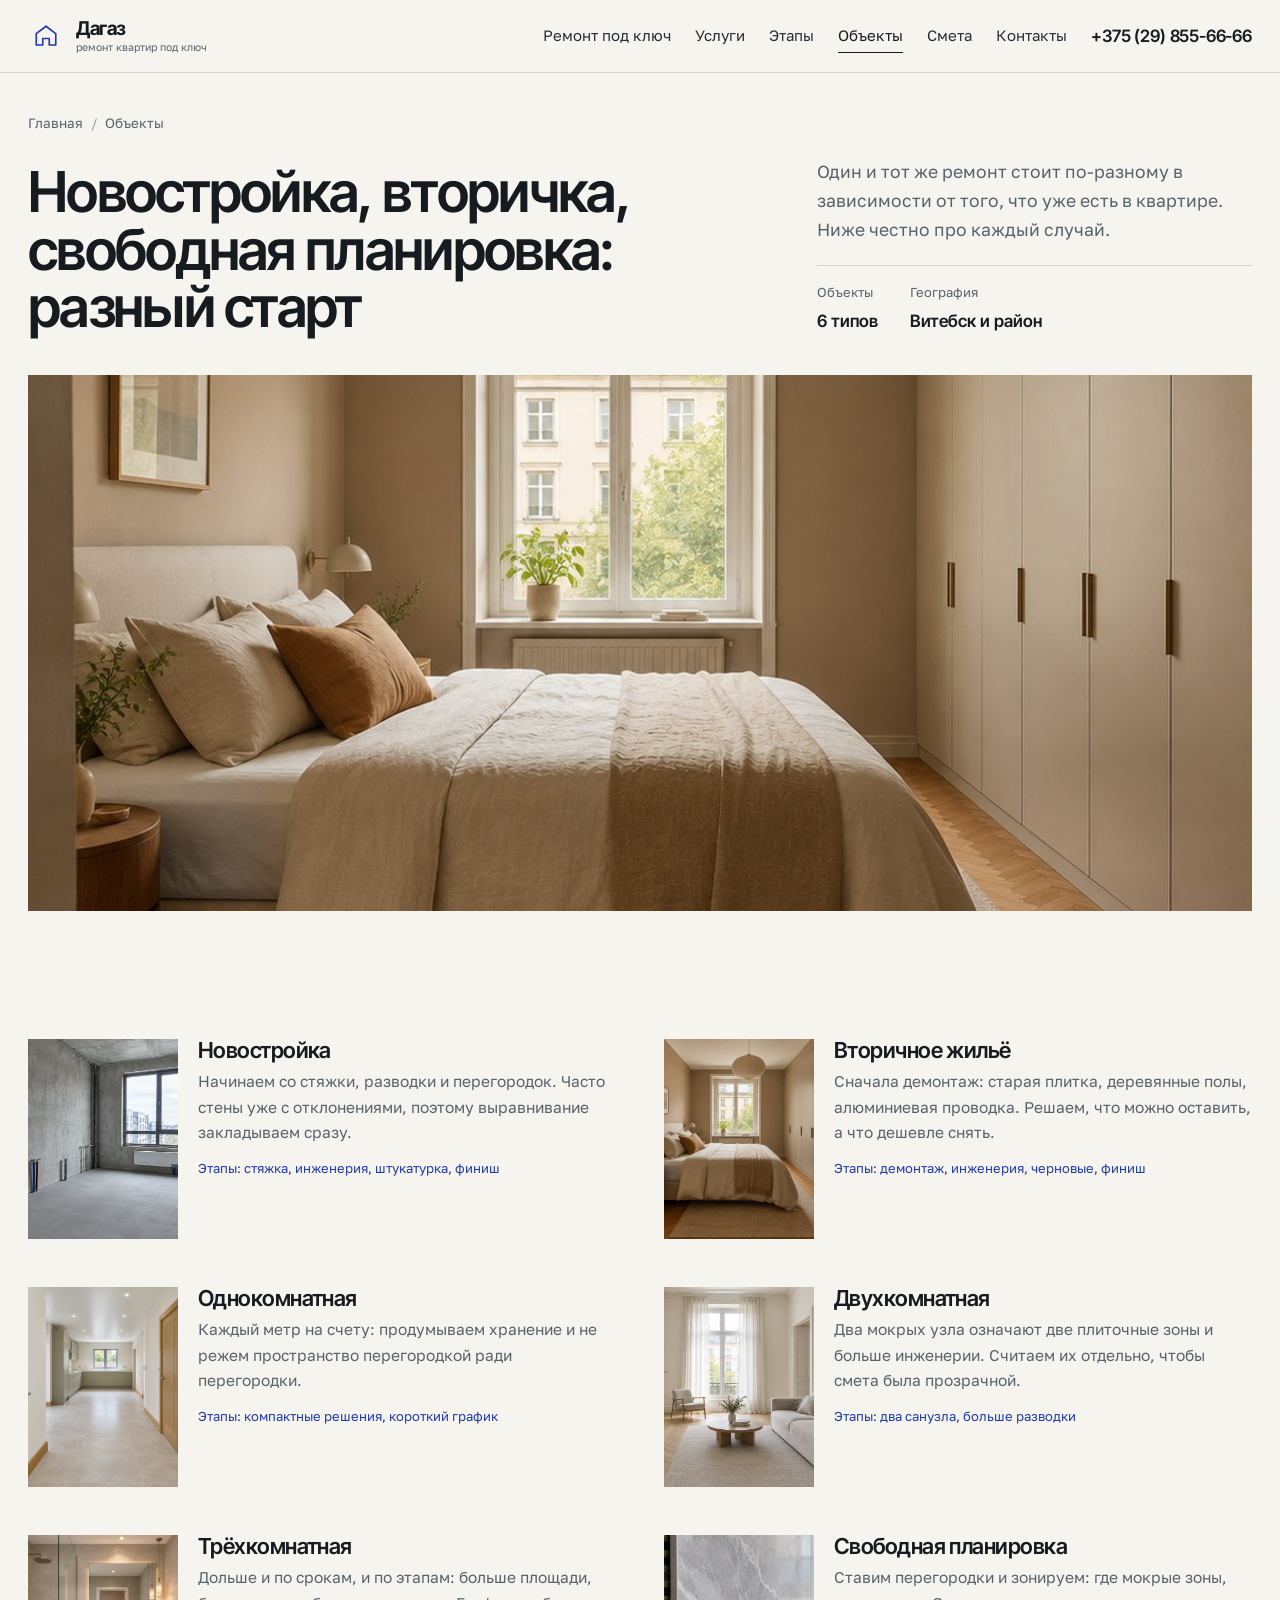
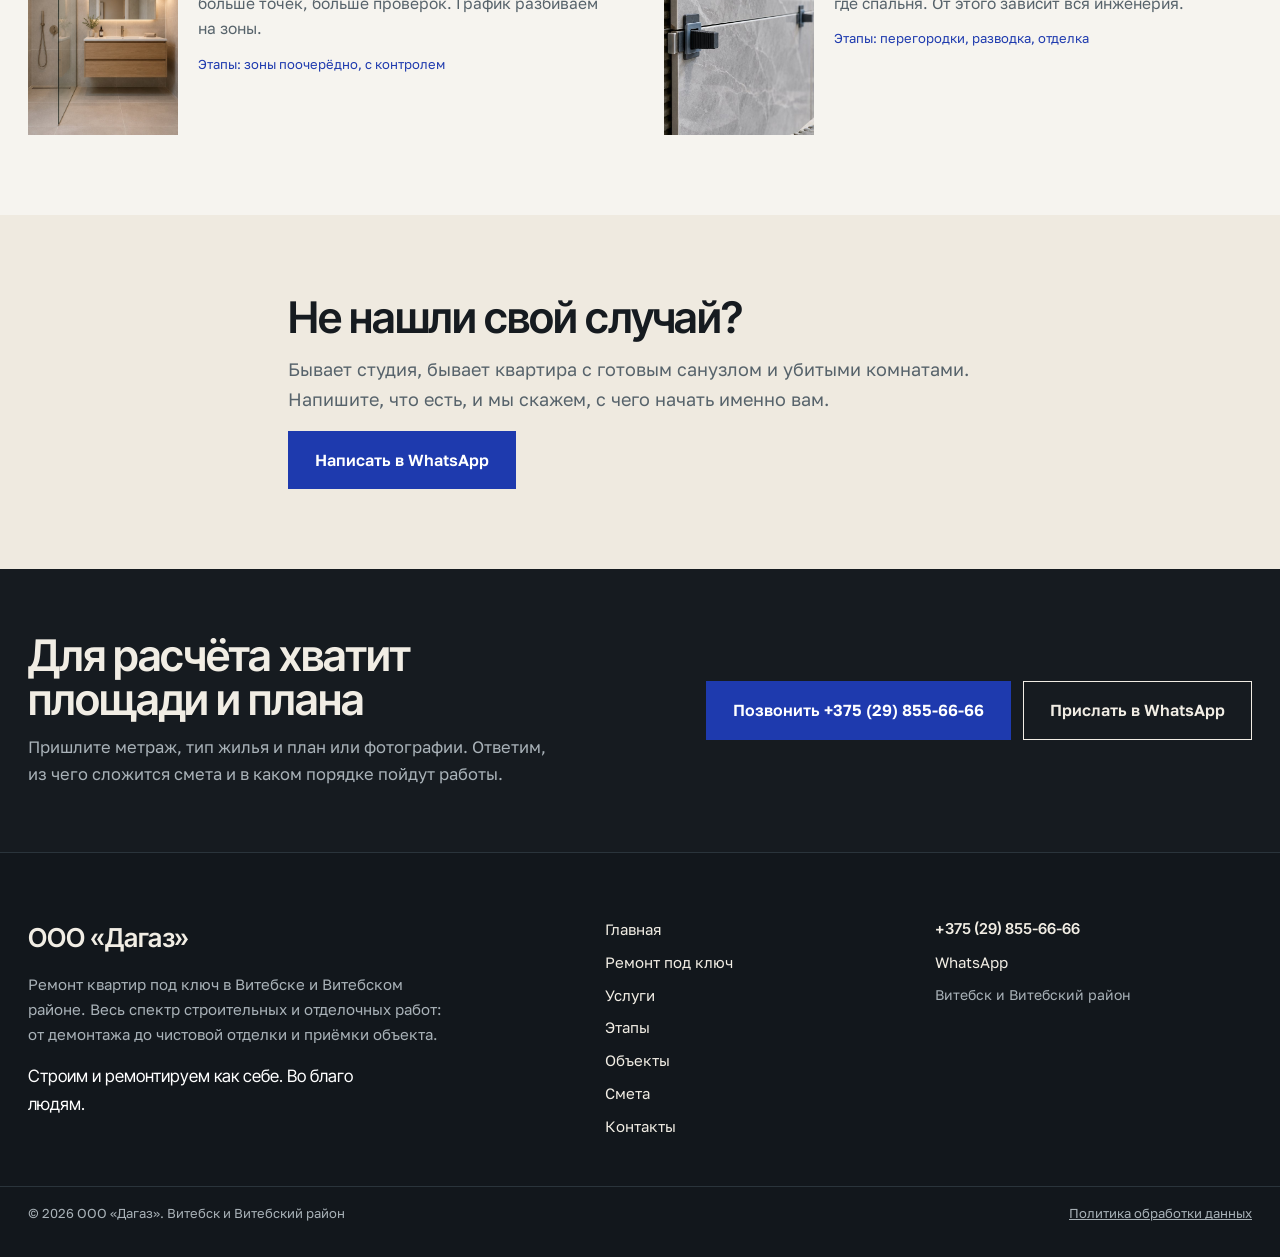
<file: obekty.html>
<!doctype html>
<html lang="ru">
<head>
<meta charset="utf-8">
<meta name="viewport" content="width=device-width, initial-scale=1">
<title>Ремонт новостроек и вторичного жилья в Витебске: типы объектов</title>
<meta name="description" content="Ремонт новостройки с нуля и вторичного жилья: однокомнатные, двухкомнатные, трёхкомнатные квартиры и свободная планировка. Что меняется на каждом объекте.">
<link rel="canonical" href="https://romjjjke.github.io/dagaz/obekty.html">
<meta property="og:type" content="website">
<meta property="og:title" content="Ремонт новостроек и вторичного жилья в Витебске: типы объектов">
<meta property="og:description" content="Ремонт новостройки с нуля и вторичного жилья: однокомнатные, двухкомнатные, трёхкомнатные квартиры и свободная планировка. Что меняется на каждом объекте.">
<meta property="og:url" content="https://romjjjke.github.io/dagaz/obekty.html">
<meta property="og:image" content="https://romjjjke.github.io/dagaz/assets/img/hero.jpg">
<meta name="theme-color" content="#F6F4EF">
<link rel="icon" href="favicon.svg" type="image/svg+xml">
<link rel="preconnect" href="https://fonts.googleapis.com">
<link rel="preconnect" href="https://fonts.gstatic.com" crossorigin>
<link href="https://fonts.googleapis.com/css2?family=Inter+Tight:wght@500;600;700&family=Golos+Text:wght@400;500;600&display=swap" rel="stylesheet">
<link href="assets/css/style.css" rel="stylesheet">
<script type="application/ld+json">
{"@context":"https://schema.org","@type":"GeneralContractor","name":"ООО «Дагаз»","description":"Ремонт квартир под ключ в Витебске: демонтаж, стяжка, штукатурка, плитка, электрика, сантехника, чистовая отделка","telephone":"+375298556666","url":"https://romjjjke.github.io/dagaz/","areaServed":"Витебск и Витебский район","address":{"@type":"PostalAddress","addressLocality":"Витебск","addressCountry":"BY"},"makesOffer":[{"@type":"Offer","name":"Ремонт квартиры под ключ"}]}
</script>
</head>
<body>
<a class="skip" href="#main">К содержанию</a>

<header class="site-head">
  <div class="wrap head-in">
    <a class="brand" href="index.html">
      <span class="brand__mark" aria-hidden="true">
        <svg viewBox="0 0 32 32" width="26" height="26" aria-hidden="true"><path d="M4 27V13L16 4l12 9v14h-8v-8h-8v8z" fill="none" stroke="currentColor" stroke-width="2" stroke-linejoin="round"/></svg>
      </span>
      <span class="brand__text">Дагаз<small>ремонт квартир под ключ</small></span>
    </a>
    <nav class="nav" aria-label="Основная навигация">
      <a href="remont-pod-klyuch.html">Ремонт под ключ</a>
      <a href="uslugi.html">Услуги</a>
      <a href="etapy.html">Этапы</a>
      <a href="obekty.html" aria-current="page">Объекты</a>
      <a href="smeta.html">Смета</a>
      <a href="kontakty.html">Контакты</a>
    </nav>
    <a class="head-phone" href="tel:+375298556666">+375 (29) 855-66-66</a>
    <button class="burger" id="burger" aria-expanded="false" aria-controls="menu" aria-label="Открыть меню">
      <span></span><span></span><span></span>
    </button>
  </div>
</header>

<div class="menu" id="menu" hidden>
  <nav class="menu__nav" aria-label="Меню">
    <a href="remont-pod-klyuch.html">Ремонт под ключ</a>
    <a href="uslugi.html">Услуги</a>
    <a href="etapy.html">Этапы</a>
    <a href="obekty.html" aria-current="page">Объекты</a>
    <a href="smeta.html">Смета</a>
    <a href="kontakty.html">Контакты</a>
  </nav>
  <div class="menu__foot">
    <a class="btn btn--fill" href="tel:+375298556666">+375 (29) 855-66-66</a>
    <a class="btn btn--line" href="https://wa.me/375298556666">WhatsApp</a>
    <p>Витебск и Витебский район</p>
  </div>
</div>

<main id="main">

<section class="page-head">
  <div class="wrap">
    <nav class="crumbs" aria-label="Хлебные крошки"><a href="index.html">Главная</a><span class="crumbs__sep">/</span><span>Объекты</span></nav>
    <div class="page-head__grid">
      <h1 class="page-head__title">Новостройка, вторичка, свободная планировка: разный старт</h1>
      <div class="page-head__aside"><p class="page-head__lede">Один и тот же ремонт стоит по-разному в зависимости от того, что уже есть в квартире. Ниже честно про каждый случай.</p><dl class="facts"><div><dt>Объекты</dt><dd>6 типов</dd></div><div><dt>География</dt><dd>Витебск и район</dd></div></dl></div>
    </div>
  </div>
  <div class="wrap"><figure class="page-head__media"><img src="assets/img/bedroom-wide.jpg" alt="Спальня после ремонта" width="1240" height="775" fetchpriority="high" decoding="async"></figure></div>
</section>

<section class="section">
  <div class="wrap">
    <ul class="objlist">
      <li class="objcard"><figure><img src="assets/img/shell.jpg" alt="Новостройка без отделки: бетонные стены" width="1100" height="733" loading="lazy" decoding="async"></figure><div><h2>Новостройка</h2><p>Начинаем со стяжки, разводки и перегородок. Часто стены уже с отклонениями, поэтому выравнивание закладываем сразу.</p><span>Этапы: стяжка, инженерия, штукатурка, финиш</span></div></li>
      <li class="objcard"><figure><img src="assets/img/bedroom.jpg" alt="Вторичное жильё после ремонта: спальня" width="900" height="1125" loading="lazy" decoding="async"></figure><div><h2>Вторичное жильё</h2><p>Сначала демонтаж: старая плитка, деревянные полы, алюминиевая проводка. Решаем, что можно оставить, а что дешевле снять.</p><span>Этапы: демонтаж, инженерия, черновые, финиш</span></div></li>
      <li class="objcard"><figure><img src="assets/img/hall.jpg" alt="Однокомнатная квартира: прихожая после ремонта" width="900" height="1125" loading="lazy" decoding="async"></figure><div><h2>Однокомнатная</h2><p>Каждый метр на счету: продумываем хранение и не режем пространство перегородкой ради перегородки.</p><span>Этапы: компактные решения, короткий график</span></div></li>
      <li class="objcard"><figure><img src="assets/img/living.jpg" alt="Двухкомнатная квартира: гостиная после ремонта" width="900" height="720" loading="lazy" decoding="async"></figure><div><h2>Двухкомнатная</h2><p>Два мокрых узла означают две плиточные зоны и больше инженерии. Считаем их отдельно, чтобы смета была прозрачной.</p><span>Этапы: два санузла, больше разводки</span></div></li>
      <li class="objcard"><figure><img src="assets/img/bath.jpg" alt="Санузел с крупноформатной плиткой" width="900" height="1125" loading="lazy" decoding="async"></figure><div><h2>Трёхкомнатная</h2><p>Дольше и по срокам, и по этапам: больше площади, больше точек, больше проверок. График разбиваем на зоны.</p><span>Этапы: зоны поочерёдно, с контролем</span></div></li>
      <li class="objcard"><figure><img src="assets/img/tile.jpg" alt="Плиточные работы: укладка керамогранита" width="1100" height="733" loading="lazy" decoding="async"></figure><div><h2>Свободная планировка</h2><p>Ставим перегородки и зонируем: где мокрые зоны, где спальня. От этого зависит вся инженерия.</p><span>Этапы: перегородки, разводка, отделка</span></div></li>
    </ul>
  </div>
</section>

<section class="section section--sand">
  <div class="wrap narrow-center">
    <h2 class="h2">Не нашли свой случай?</h2>
    <p class="lead">Бывает студия, бывает квартира с готовым санузлом и убитыми комнатами. Напишите, что есть, и мы скажем, с чего начать именно вам.</p>
    <a class="btn btn--fill" href="https://wa.me/375298556666">Написать в WhatsApp</a>
  </div>
</section>

<section class="section cta">
  <div class="wrap cta-in">
    <div class="cta__text">
      <h2 class="h2">Для расчёта хватит площади и плана</h2>
      <p>Пришлите метраж, тип жилья и план или фотографии. Ответим, из чего сложится смета и в каком порядке пойдут работы.</p>
    </div>
    <div class="cta__actions">
      <a class="btn btn--fill" href="tel:+375298556666">Позвонить +375 (29) 855-66-66</a>
      <a class="btn btn--line" href="https://wa.me/375298556666">Прислать в WhatsApp</a>
    </div>
  </div>
</section>

</main>

<footer class="foot">
  <div class="wrap foot-grid">
    <div class="foot__brand">
      <p class="foot__name">ООО «Дагаз»</p>
      <p class="foot__about">Ремонт квартир под ключ в Витебске и Витебском районе. Весь спектр строительных и отделочных работ: от демонтажа до чистовой отделки и приёмки объекта.</p>
      <p class="foot__slogan">Строим и ремонтируем как себе. Во благо людям.</p>
    </div>
    <nav class="foot__nav" aria-label="Разделы">
      <a href="index.html">Главная</a>
      <a href="remont-pod-klyuch.html">Ремонт под ключ</a>
      <a href="uslugi.html">Услуги</a>
      <a href="etapy.html">Этапы</a>
      <a href="obekty.html">Объекты</a>
      <a href="smeta.html">Смета</a>
      <a href="kontakty.html">Контакты</a>
    </nav>
    <div class="foot__contact">
      <a class="foot__phone" href="tel:+375298556666">+375 (29) 855-66-66</a>
      <a href="https://wa.me/375298556666">WhatsApp</a>
      <p>Витебск и Витебский район</p>
    </div>
  </div>
  <div class="wrap foot-bottom">
    <p>© <span id="year">2026</span> ООО «Дагаз». Витебск и Витебский район</p>
    <a href="politika.html">Политика обработки данных</a>
  </div>
</footer>

<script src="assets/js/main.js" defer></script>
</body>
</html>
</file>
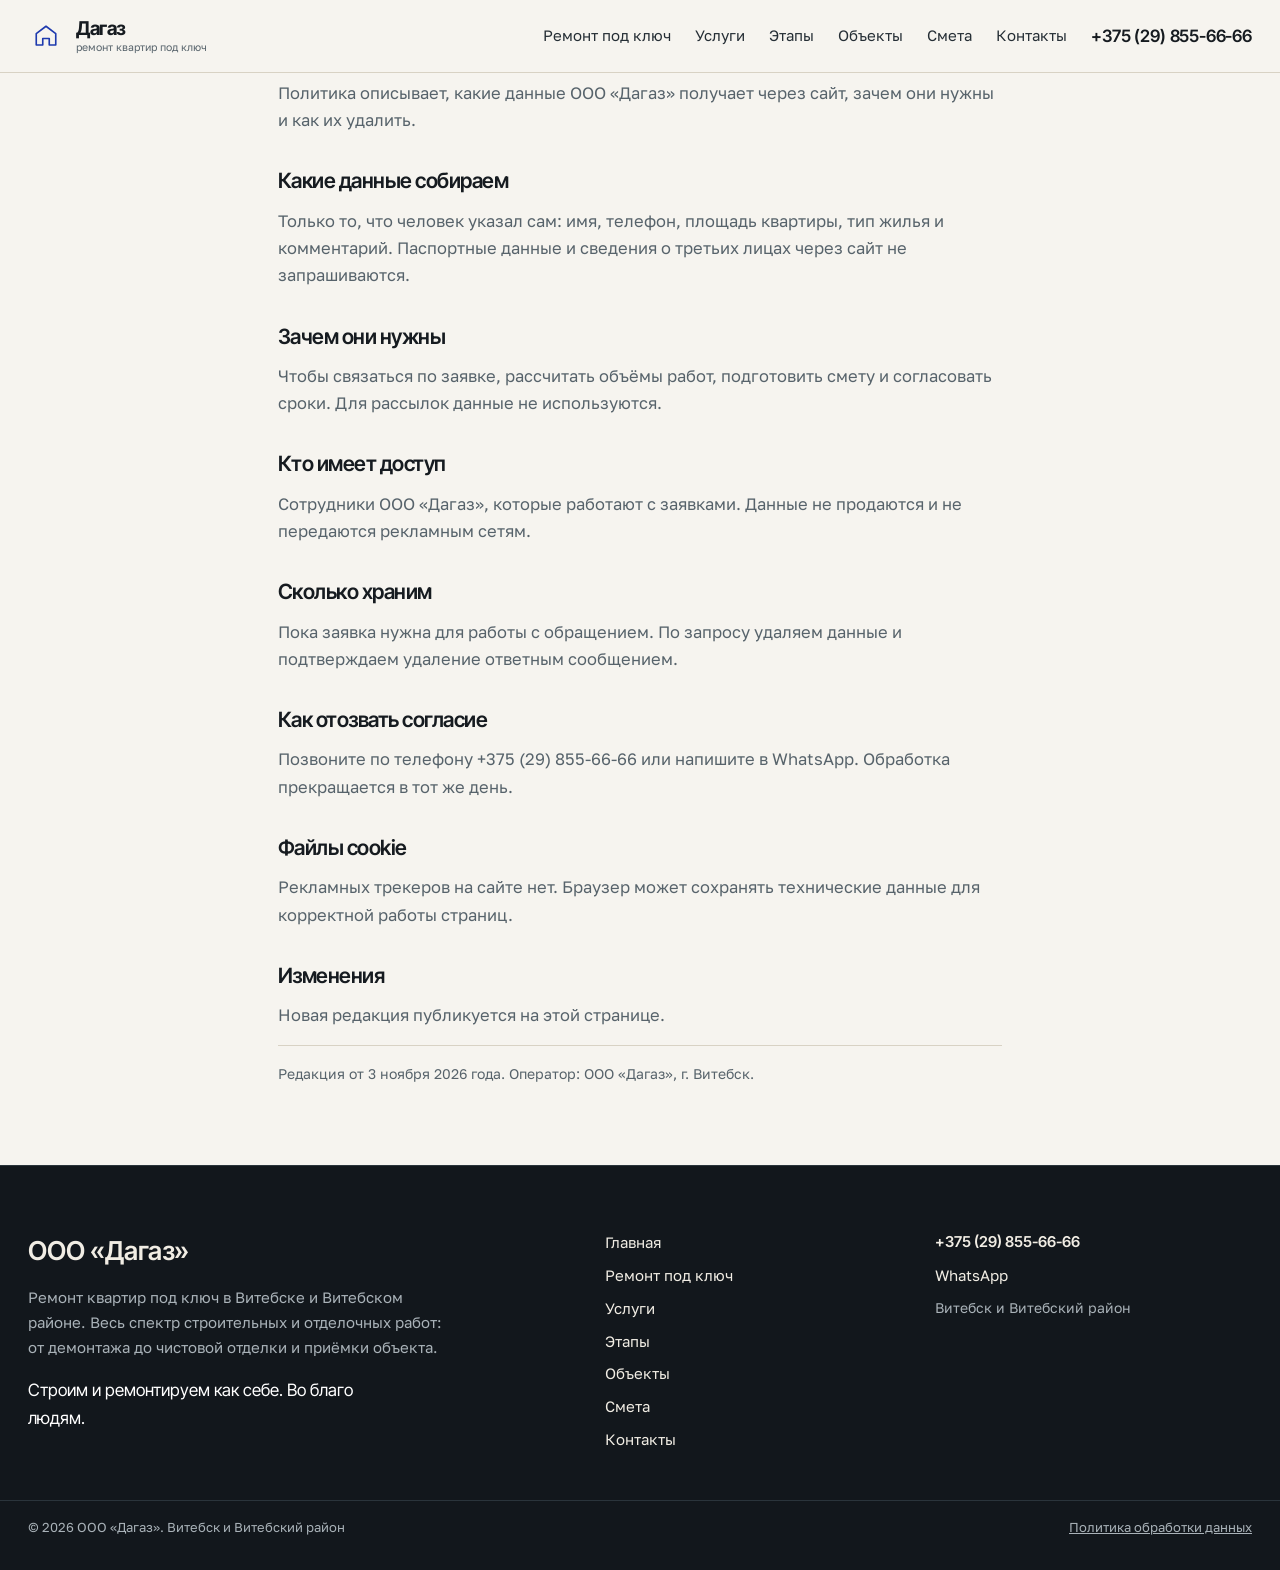
<file: politika.html>
<!doctype html>
<html lang="ru">
<head>
<meta charset="utf-8">
<meta name="viewport" content="width=device-width, initial-scale=1">
<title>Политика обработки персональных данных: ООО «Дагаз»</title>
<meta name="description" content="Как ООО «Дагаз» обрабатывает данные заявок с сайта: какие сведения собираются, зачем, сколько хранятся и как отозвать согласие.">
<link rel="canonical" href="https://romjjjke.github.io/dagaz/politika.html">
<meta property="og:type" content="website">
<meta property="og:title" content="Политика обработки персональных данных: ООО «Дагаз»">
<meta property="og:description" content="Как ООО «Дагаз» обрабатывает данные заявок с сайта: какие сведения собираются, зачем, сколько хранятся и как отозвать согласие.">
<meta property="og:url" content="https://romjjjke.github.io/dagaz/politika.html">
<meta property="og:image" content="https://romjjjke.github.io/dagaz/assets/img/hero.jpg">
<meta name="theme-color" content="#F6F4EF">
<link rel="icon" href="favicon.svg" type="image/svg+xml">
<link rel="preconnect" href="https://fonts.googleapis.com">
<link rel="preconnect" href="https://fonts.gstatic.com" crossorigin>
<link href="https://fonts.googleapis.com/css2?family=Inter+Tight:wght@500;600;700&family=Golos+Text:wght@400;500;600&display=swap" rel="stylesheet">
<link href="assets/css/style.css" rel="stylesheet">
<script type="application/ld+json">
{"@context":"https://schema.org","@type":"GeneralContractor","name":"ООО «Дагаз»","description":"Ремонт квартир под ключ в Витебске: демонтаж, стяжка, штукатурка, плитка, электрика, сантехника, чистовая отделка","telephone":"+375298556666","url":"https://romjjjke.github.io/dagaz/","areaServed":"Витебск и Витебский район","address":{"@type":"PostalAddress","addressLocality":"Витебск","addressCountry":"BY"},"makesOffer":[{"@type":"Offer","name":"Ремонт квартиры под ключ"}]}
</script>
</head>
<body>
<a class="skip" href="#main">К содержанию</a>

<header class="site-head">
  <div class="wrap head-in">
    <a class="brand" href="index.html">
      <span class="brand__mark" aria-hidden="true">
        <svg viewBox="0 0 32 32" width="26" height="26" aria-hidden="true"><path d="M4 27V13L16 4l12 9v14h-8v-8h-8v8z" fill="none" stroke="currentColor" stroke-width="2" stroke-linejoin="round"/></svg>
      </span>
      <span class="brand__text">Дагаз<small>ремонт квартир под ключ</small></span>
    </a>
    <nav class="nav" aria-label="Основная навигация">
      <a href="remont-pod-klyuch.html">Ремонт под ключ</a>
      <a href="uslugi.html">Услуги</a>
      <a href="etapy.html">Этапы</a>
      <a href="obekty.html">Объекты</a>
      <a href="smeta.html">Смета</a>
      <a href="kontakty.html">Контакты</a>
    </nav>
    <a class="head-phone" href="tel:+375298556666">+375 (29) 855-66-66</a>
    <button class="burger" id="burger" aria-expanded="false" aria-controls="menu" aria-label="Открыть меню">
      <span></span><span></span><span></span>
    </button>
  </div>
</header>

<div class="menu" id="menu" hidden>
  <nav class="menu__nav" aria-label="Меню">
    <a href="remont-pod-klyuch.html">Ремонт под ключ</a>
    <a href="uslugi.html">Услуги</a>
    <a href="etapy.html">Этапы</a>
    <a href="obekty.html">Объекты</a>
    <a href="smeta.html">Смета</a>
    <a href="kontakty.html">Контакты</a>
  </nav>
  <div class="menu__foot">
    <a class="btn btn--fill" href="tel:+375298556666">+375 (29) 855-66-66</a>
    <a class="btn btn--line" href="https://wa.me/375298556666">WhatsApp</a>
    <p>Витебск и Витебский район</p>
  </div>
</div>

<main id="main">

<section class="section">
  <div class="wrap legal">
    <p>Политика описывает, какие данные ООО «Дагаз» получает через сайт, зачем они нужны и как их удалить.</p>
    <h2>Какие данные собираем</h2>
    <p>Только то, что человек указал сам: имя, телефон, площадь квартиры, тип жилья и комментарий. Паспортные данные и сведения о третьих лицах через сайт не запрашиваются.</p>
    <h2>Зачем они нужны</h2>
    <p>Чтобы связаться по заявке, рассчитать объёмы работ, подготовить смету и согласовать сроки. Для рассылок данные не используются.</p>
    <h2>Кто имеет доступ</h2>
    <p>Сотрудники ООО «Дагаз», которые работают с заявками. Данные не продаются и не передаются рекламным сетям.</p>
    <h2>Сколько храним</h2>
    <p>Пока заявка нужна для работы с обращением. По запросу удаляем данные и подтверждаем удаление ответным сообщением.</p>
    <h2>Как отозвать согласие</h2>
    <p>Позвоните по телефону +375 (29) 855-66-66 или напишите в WhatsApp. Обработка прекращается в тот же день.</p>
    <h2>Файлы cookie</h2>
    <p>Рекламных трекеров на сайте нет. Браузер может сохранять технические данные для корректной работы страниц.</p>
    <h2>Изменения</h2>
    <p>Новая редакция публикуется на этой странице.</p>
    <p class="legal__meta">Редакция от 3 ноября 2026 года. Оператор: ООО «Дагаз», г. Витебск.</p>
  </div>
</section>

</main>

<footer class="foot">
  <div class="wrap foot-grid">
    <div class="foot__brand">
      <p class="foot__name">ООО «Дагаз»</p>
      <p class="foot__about">Ремонт квартир под ключ в Витебске и Витебском районе. Весь спектр строительных и отделочных работ: от демонтажа до чистовой отделки и приёмки объекта.</p>
      <p class="foot__slogan">Строим и ремонтируем как себе. Во благо людям.</p>
    </div>
    <nav class="foot__nav" aria-label="Разделы">
      <a href="index.html">Главная</a>
      <a href="remont-pod-klyuch.html">Ремонт под ключ</a>
      <a href="uslugi.html">Услуги</a>
      <a href="etapy.html">Этапы</a>
      <a href="obekty.html">Объекты</a>
      <a href="smeta.html">Смета</a>
      <a href="kontakty.html">Контакты</a>
    </nav>
    <div class="foot__contact">
      <a class="foot__phone" href="tel:+375298556666">+375 (29) 855-66-66</a>
      <a href="https://wa.me/375298556666">WhatsApp</a>
      <p>Витебск и Витебский район</p>
    </div>
  </div>
  <div class="wrap foot-bottom">
    <p>© <span id="year">2026</span> ООО «Дагаз». Витебск и Витебский район</p>
    <a href="politika.html">Политика обработки данных</a>
  </div>
</footer>

<script src="assets/js/main.js" defer></script>
</body>
</html>
</file>
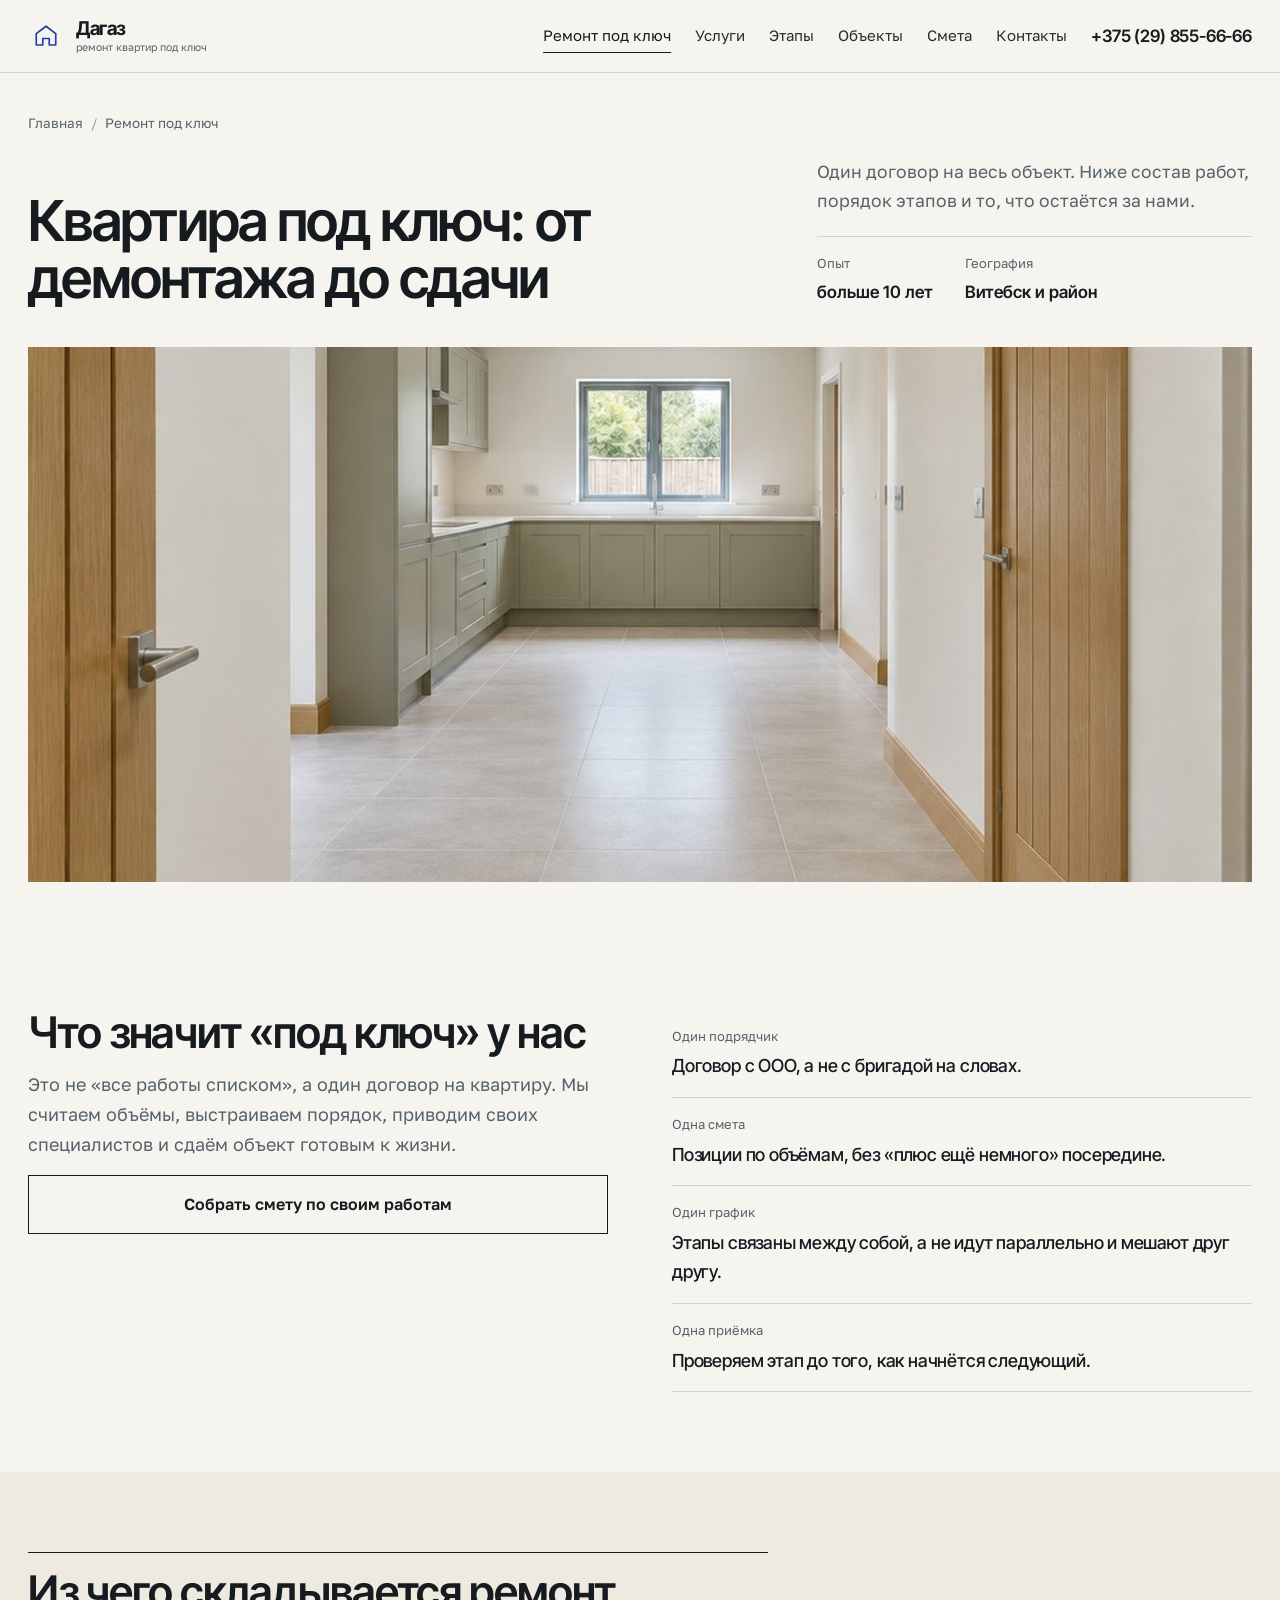
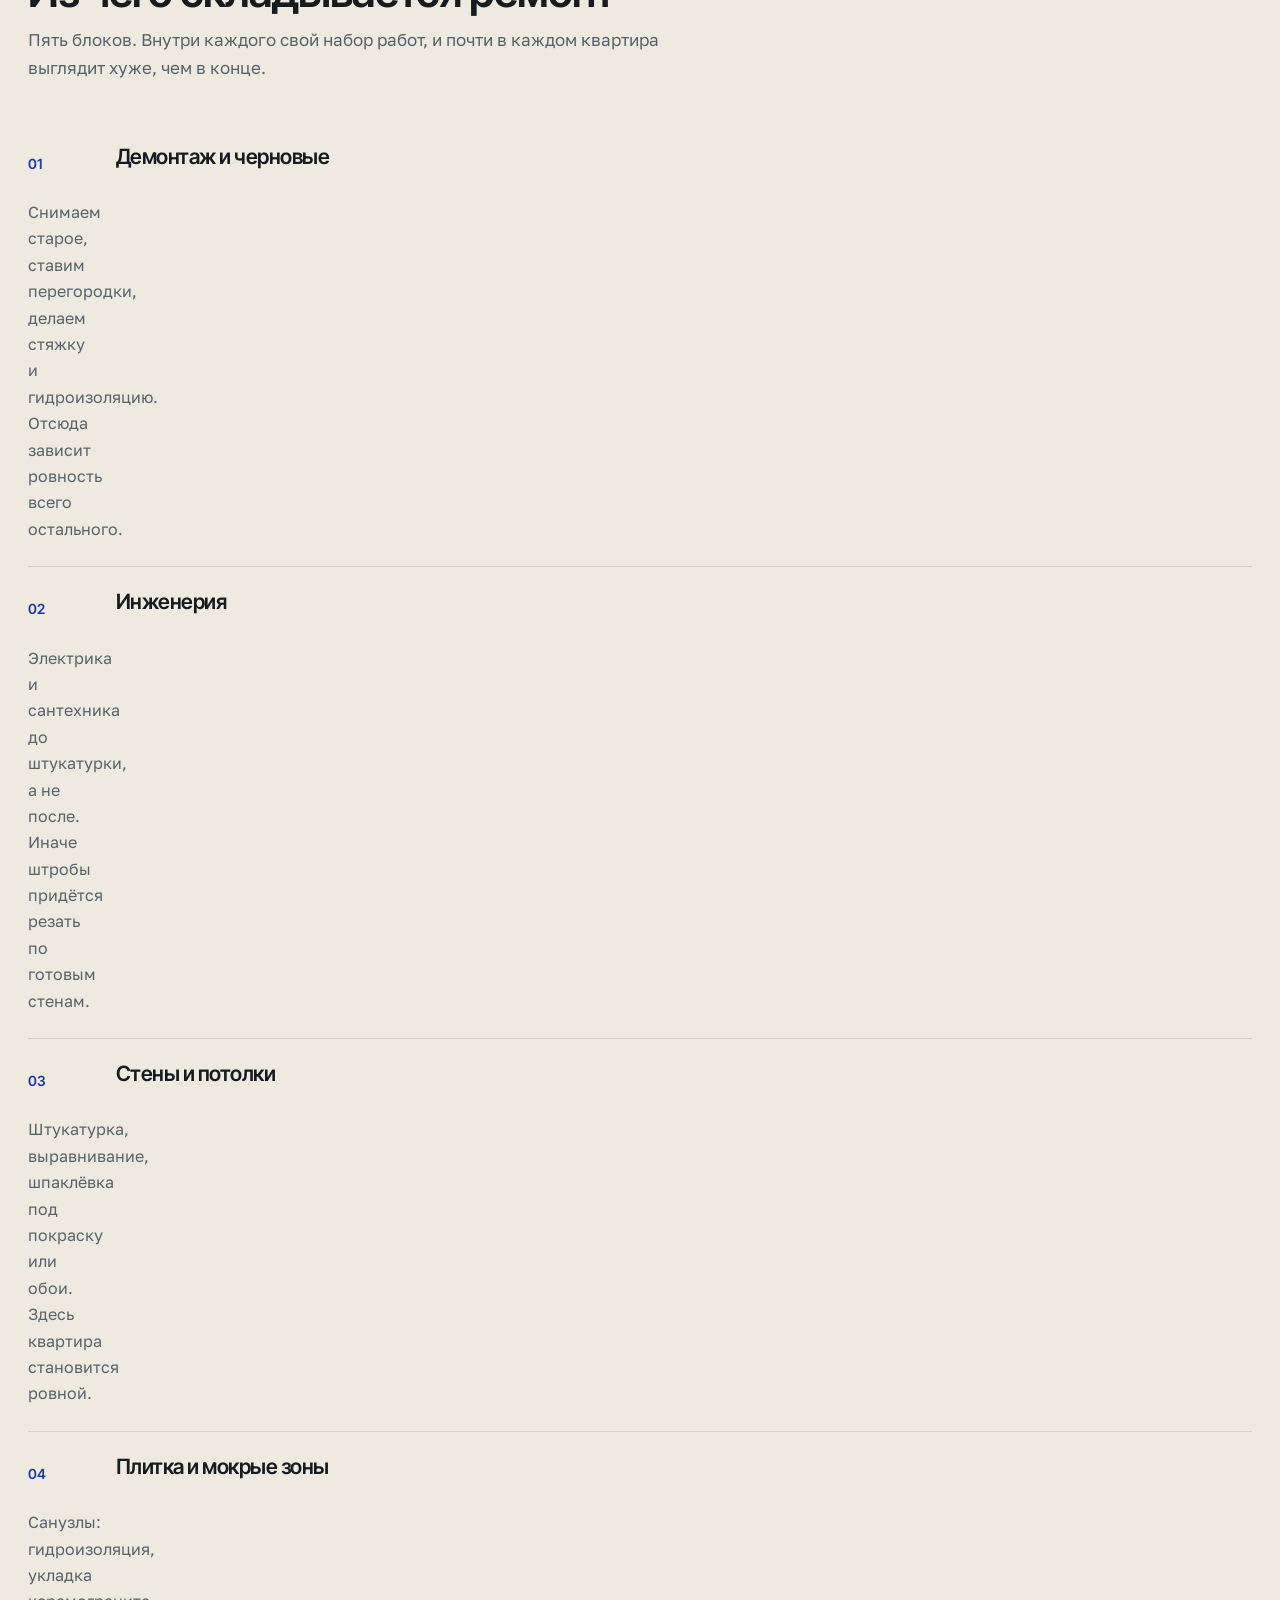
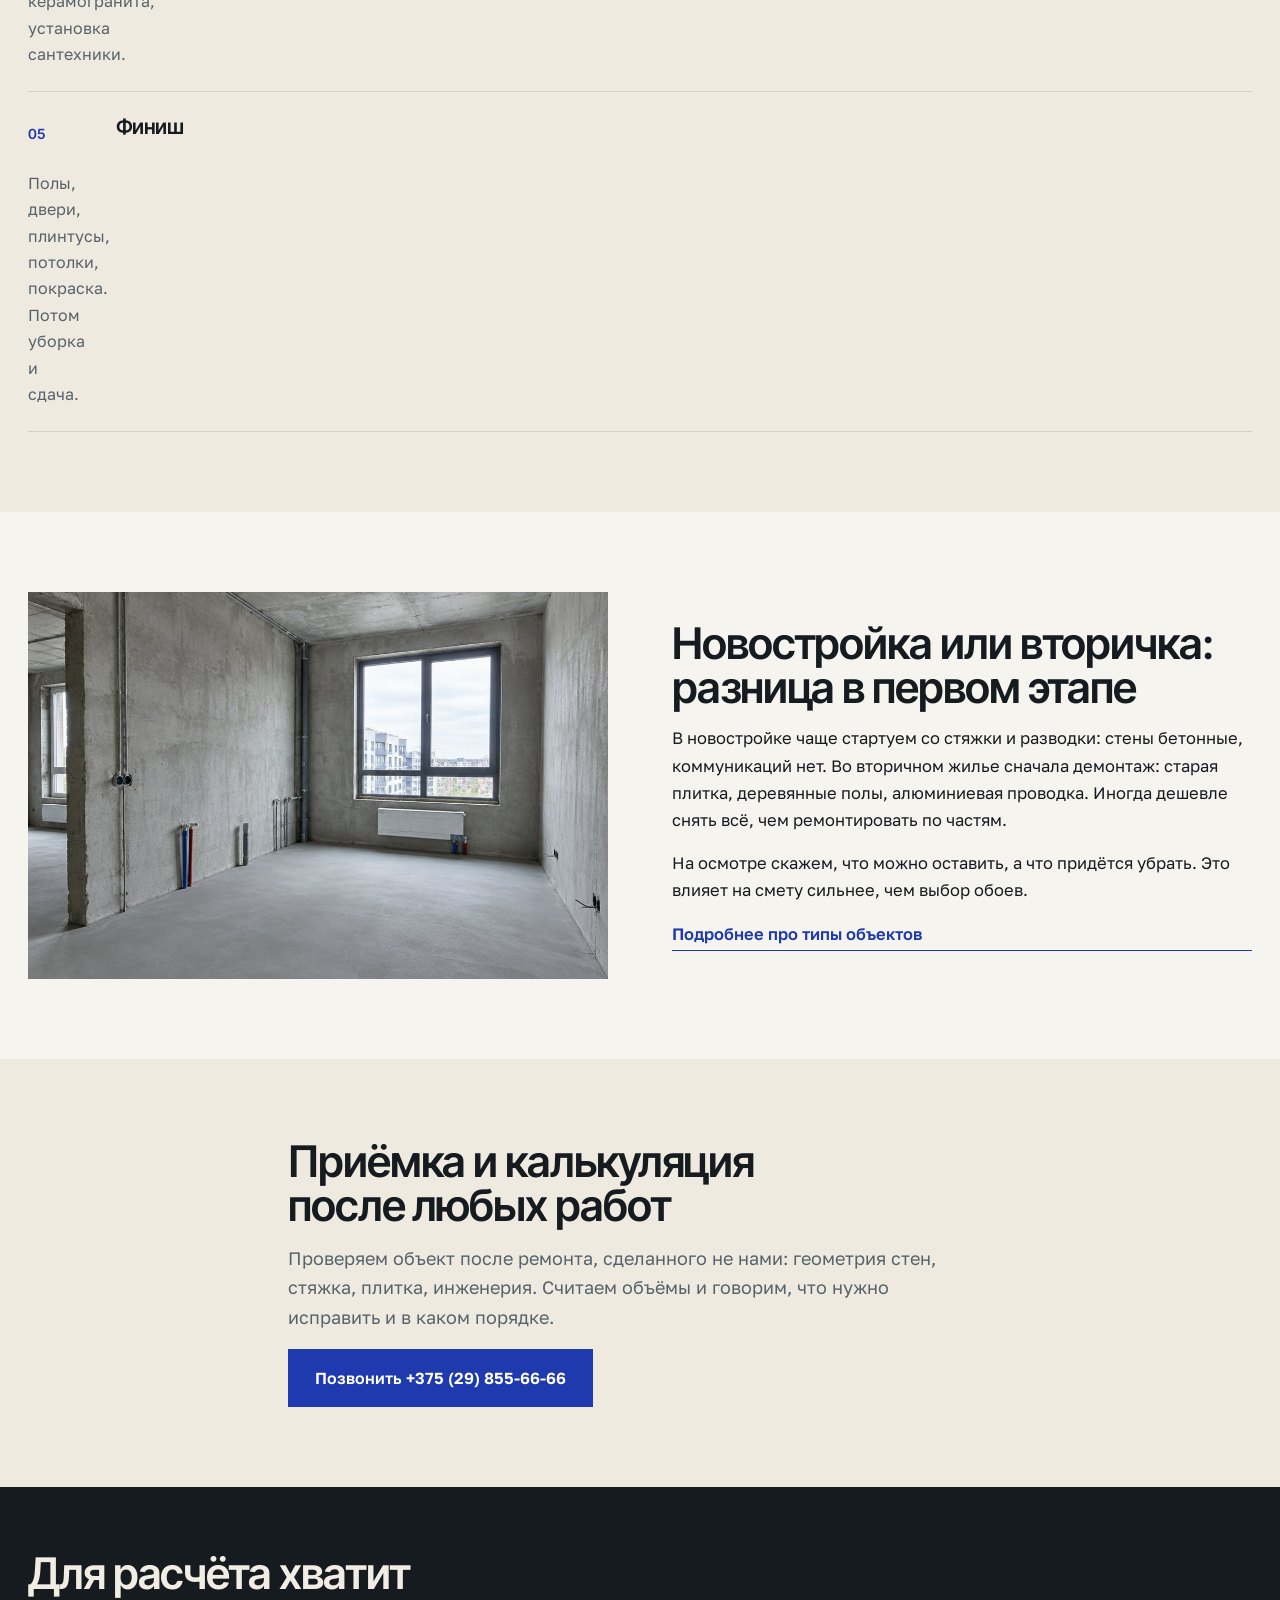
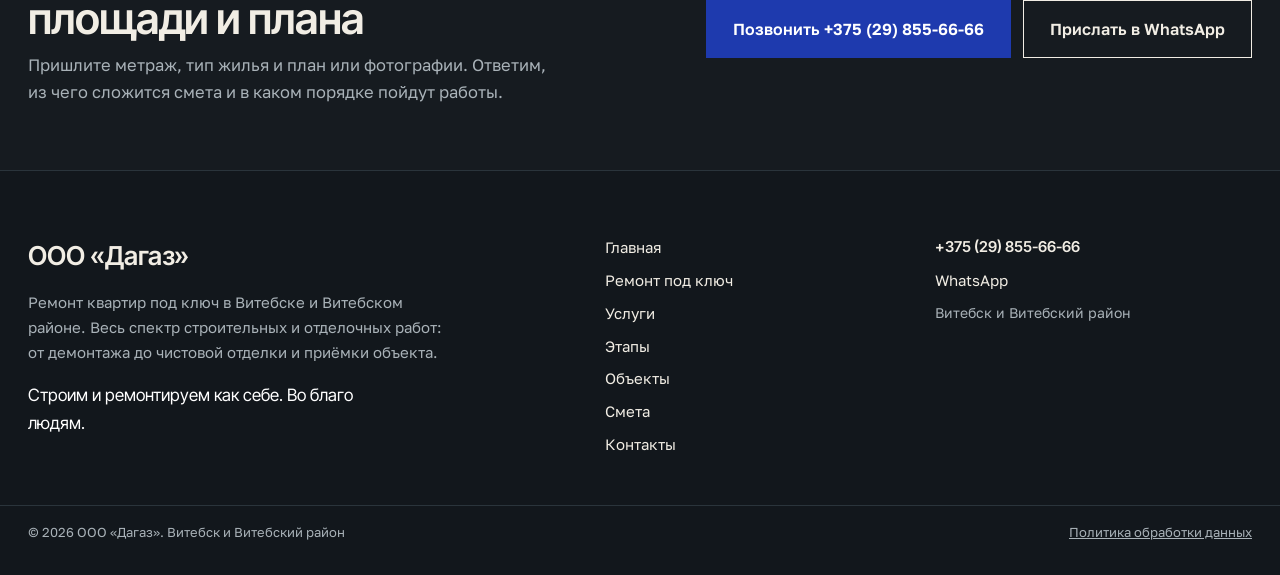
<file: remont-pod-klyuch.html>
<!doctype html>
<html lang="ru">
<head>
<meta charset="utf-8">
<meta name="viewport" content="width=device-width, initial-scale=1">
<title>Ремонт квартиры под ключ в Витебске: что входит и как идёт</title>
<meta name="description" content="Что входит в ремонт под ключ: демонтаж, инженерия, стяжка, штукатурка, плитка, чистовая отделка. Один подрядчик в Витебске, смета по объёмам.">
<link rel="canonical" href="https://romjjjke.github.io/dagaz/remont-pod-klyuch.html">
<meta property="og:type" content="website">
<meta property="og:title" content="Ремонт квартиры под ключ в Витебске: что входит и как идёт">
<meta property="og:description" content="Что входит в ремонт под ключ: демонтаж, инженерия, стяжка, штукатурка, плитка, чистовая отделка. Один подрядчик в Витебске, смета по объёмам.">
<meta property="og:url" content="https://romjjjke.github.io/dagaz/remont-pod-klyuch.html">
<meta property="og:image" content="https://romjjjke.github.io/dagaz/assets/img/hero.jpg">
<meta name="theme-color" content="#F6F4EF">
<link rel="icon" href="favicon.svg" type="image/svg+xml">
<link rel="preconnect" href="https://fonts.googleapis.com">
<link rel="preconnect" href="https://fonts.gstatic.com" crossorigin>
<link href="https://fonts.googleapis.com/css2?family=Inter+Tight:wght@500;600;700&family=Golos+Text:wght@400;500;600&display=swap" rel="stylesheet">
<link href="assets/css/style.css" rel="stylesheet">
<script type="application/ld+json">
{"@context":"https://schema.org","@type":"GeneralContractor","name":"ООО «Дагаз»","description":"Ремонт квартир под ключ в Витебске: демонтаж, стяжка, штукатурка, плитка, электрика, сантехника, чистовая отделка","telephone":"+375298556666","url":"https://romjjjke.github.io/dagaz/","areaServed":"Витебск и Витебский район","address":{"@type":"PostalAddress","addressLocality":"Витебск","addressCountry":"BY"},"makesOffer":[{"@type":"Offer","name":"Ремонт квартиры под ключ"}]}
</script>
</head>
<body>
<a class="skip" href="#main">К содержанию</a>

<header class="site-head">
  <div class="wrap head-in">
    <a class="brand" href="index.html">
      <span class="brand__mark" aria-hidden="true">
        <svg viewBox="0 0 32 32" width="26" height="26" aria-hidden="true"><path d="M4 27V13L16 4l12 9v14h-8v-8h-8v8z" fill="none" stroke="currentColor" stroke-width="2" stroke-linejoin="round"/></svg>
      </span>
      <span class="brand__text">Дагаз<small>ремонт квартир под ключ</small></span>
    </a>
    <nav class="nav" aria-label="Основная навигация">
      <a href="remont-pod-klyuch.html" aria-current="page">Ремонт под ключ</a>
      <a href="uslugi.html">Услуги</a>
      <a href="etapy.html">Этапы</a>
      <a href="obekty.html">Объекты</a>
      <a href="smeta.html">Смета</a>
      <a href="kontakty.html">Контакты</a>
    </nav>
    <a class="head-phone" href="tel:+375298556666">+375 (29) 855-66-66</a>
    <button class="burger" id="burger" aria-expanded="false" aria-controls="menu" aria-label="Открыть меню">
      <span></span><span></span><span></span>
    </button>
  </div>
</header>

<div class="menu" id="menu" hidden>
  <nav class="menu__nav" aria-label="Меню">
    <a href="remont-pod-klyuch.html" aria-current="page">Ремонт под ключ</a>
    <a href="uslugi.html">Услуги</a>
    <a href="etapy.html">Этапы</a>
    <a href="obekty.html">Объекты</a>
    <a href="smeta.html">Смета</a>
    <a href="kontakty.html">Контакты</a>
  </nav>
  <div class="menu__foot">
    <a class="btn btn--fill" href="tel:+375298556666">+375 (29) 855-66-66</a>
    <a class="btn btn--line" href="https://wa.me/375298556666">WhatsApp</a>
    <p>Витебск и Витебский район</p>
  </div>
</div>

<main id="main">

<section class="page-head">
  <div class="wrap">
    <nav class="crumbs" aria-label="Хлебные крошки"><a href="index.html">Главная</a><span class="crumbs__sep">/</span><span>Ремонт под ключ</span></nav>
    <div class="page-head__grid">
      <h1 class="page-head__title">Квартира под ключ: от демонтажа до сдачи</h1>
      <div class="page-head__aside"><p class="page-head__lede">Один договор на весь объект. Ниже состав работ, порядок этапов и то, что остаётся за нами.</p><dl class="facts"><div><dt>Опыт</dt><dd>больше 10 лет</dd></div><div><dt>География</dt><dd>Витебск и район</dd></div></dl></div>
    </div>
  </div>
  <div class="wrap"><figure class="page-head__media"><img src="assets/img/hall-wide.jpg" alt="Прихожая после ремонта под ключ" width="1240" height="775" fetchpriority="high" decoding="async"></figure></div>
</section>

<section class="section">
  <div class="wrap split split--top">
    <div class="split__left">
      <h2 class="h2">Что значит «под ключ» у нас</h2>
      <p class="lead">Это не «все работы списком», а один договор на квартиру. Мы считаем объёмы, выстраиваем порядок, приводим своих специалистов и сдаём объект готовым к жизни.</p>
      <a class="btn btn--line" href="smeta.html">Собрать смету по своим работам</a>
    </div>
    <div class="split__right">
      <dl class="deflist">
        <div><dt>Один подрядчик</dt><dd>Договор с ООО, а не с бригадой на словах.</dd></div>
        <div><dt>Одна смета</dt><dd>Позиции по объёмам, без «плюс ещё немного» посередине.</dd></div>
        <div><dt>Один график</dt><dd>Этапы связаны между собой, а не идут параллельно и мешают друг другу.</dd></div>
        <div><dt>Одна приёмка</dt><dd>Проверяем этап до того, как начнётся следующий.</dd></div>
      </dl>
    </div>
  </div>
</section>

<section class="section section--sand">
  <div class="wrap">
    <header class="sec-head">
      <h2 class="h2">Из чего складывается ремонт</h2>
      <p class="sec-head__note">Пять блоков. Внутри каждого свой набор работ, и почти в каждом квартира выглядит хуже, чем в конце.</p>
    </header>
    <ol class="stages">
      <li><span class="stages__num">01</span><h3>Демонтаж и черновые</h3><p>Снимаем старое, ставим перегородки, делаем стяжку и гидроизоляцию. Отсюда зависит ровность всего остального.</p></li>
      <li><span class="stages__num">02</span><h3>Инженерия</h3><p>Электрика и сантехника до штукатурки, а не после. Иначе штробы придётся резать по готовым стенам.</p></li>
      <li><span class="stages__num">03</span><h3>Стены и потолки</h3><p>Штукатурка, выравнивание, шпаклёвка под покраску или обои. Здесь квартира становится ровной.</p></li>
      <li><span class="stages__num">04</span><h3>Плитка и мокрые зоны</h3><p>Санузлы: гидроизоляция, укладка керамогранита, установка сантехники.</p></li>
      <li><span class="stages__num">05</span><h3>Финиш</h3><p>Полы, двери, плинтусы, потолки, покраска. Потом уборка и сдача.</p></li>
    </ol>
  </div>
</section>

<section class="section">
  <div class="wrap split">
    <figure class="split__media"><img src="assets/img/shell.jpg" alt="Квартира в новостройке до начала ремонта: бетонные стены и стяжка" width="1100" height="733" loading="lazy" decoding="async"></figure>
    <div class="split__right">
      <h2 class="h2">Новостройка или вторичка: разница в первом этапе</h2>
      <p>В новостройке чаще стартуем со стяжки и разводки: стены бетонные, коммуникаций нет. Во вторичном жилье сначала демонтаж: старая плитка, деревянные полы, алюминиевая проводка. Иногда дешевле снять всё, чем ремонтировать по частям.</p>
      <p>На осмотре скажем, что можно оставить, а что придётся убрать. Это влияет на смету сильнее, чем выбор обоев.</p>
      <a class="link" href="obekty.html">Подробнее про типы объектов</a>
    </div>
  </div>
</section>

<section class="section section--sand">
  <div class="wrap narrow-center">
    <h2 class="h2">Приёмка и калькуляция после любых работ</h2>
    <p class="lead">Проверяем объект после ремонта, сделанного не нами: геометрия стен, стяжка, плитка, инженерия. Считаем объёмы и говорим, что нужно исправить и в каком порядке.</p>
    <a class="btn btn--fill" href="tel:+375298556666">Позвонить +375 (29) 855-66-66</a>
  </div>
</section>

<section class="section cta">
  <div class="wrap cta-in">
    <div class="cta__text">
      <h2 class="h2">Для расчёта хватит площади и плана</h2>
      <p>Пришлите метраж, тип жилья и план или фотографии. Ответим, из чего сложится смета и в каком порядке пойдут работы.</p>
    </div>
    <div class="cta__actions">
      <a class="btn btn--fill" href="tel:+375298556666">Позвонить +375 (29) 855-66-66</a>
      <a class="btn btn--line" href="https://wa.me/375298556666">Прислать в WhatsApp</a>
    </div>
  </div>
</section>

</main>

<footer class="foot">
  <div class="wrap foot-grid">
    <div class="foot__brand">
      <p class="foot__name">ООО «Дагаз»</p>
      <p class="foot__about">Ремонт квартир под ключ в Витебске и Витебском районе. Весь спектр строительных и отделочных работ: от демонтажа до чистовой отделки и приёмки объекта.</p>
      <p class="foot__slogan">Строим и ремонтируем как себе. Во благо людям.</p>
    </div>
    <nav class="foot__nav" aria-label="Разделы">
      <a href="index.html">Главная</a>
      <a href="remont-pod-klyuch.html">Ремонт под ключ</a>
      <a href="uslugi.html">Услуги</a>
      <a href="etapy.html">Этапы</a>
      <a href="obekty.html">Объекты</a>
      <a href="smeta.html">Смета</a>
      <a href="kontakty.html">Контакты</a>
    </nav>
    <div class="foot__contact">
      <a class="foot__phone" href="tel:+375298556666">+375 (29) 855-66-66</a>
      <a href="https://wa.me/375298556666">WhatsApp</a>
      <p>Витебск и Витебский район</p>
    </div>
  </div>
  <div class="wrap foot-bottom">
    <p>© <span id="year">2026</span> ООО «Дагаз». Витебск и Витебский район</p>
    <a href="politika.html">Политика обработки данных</a>
  </div>
</footer>

<script src="assets/js/main.js" defer></script>
</body>
</html>
</file>
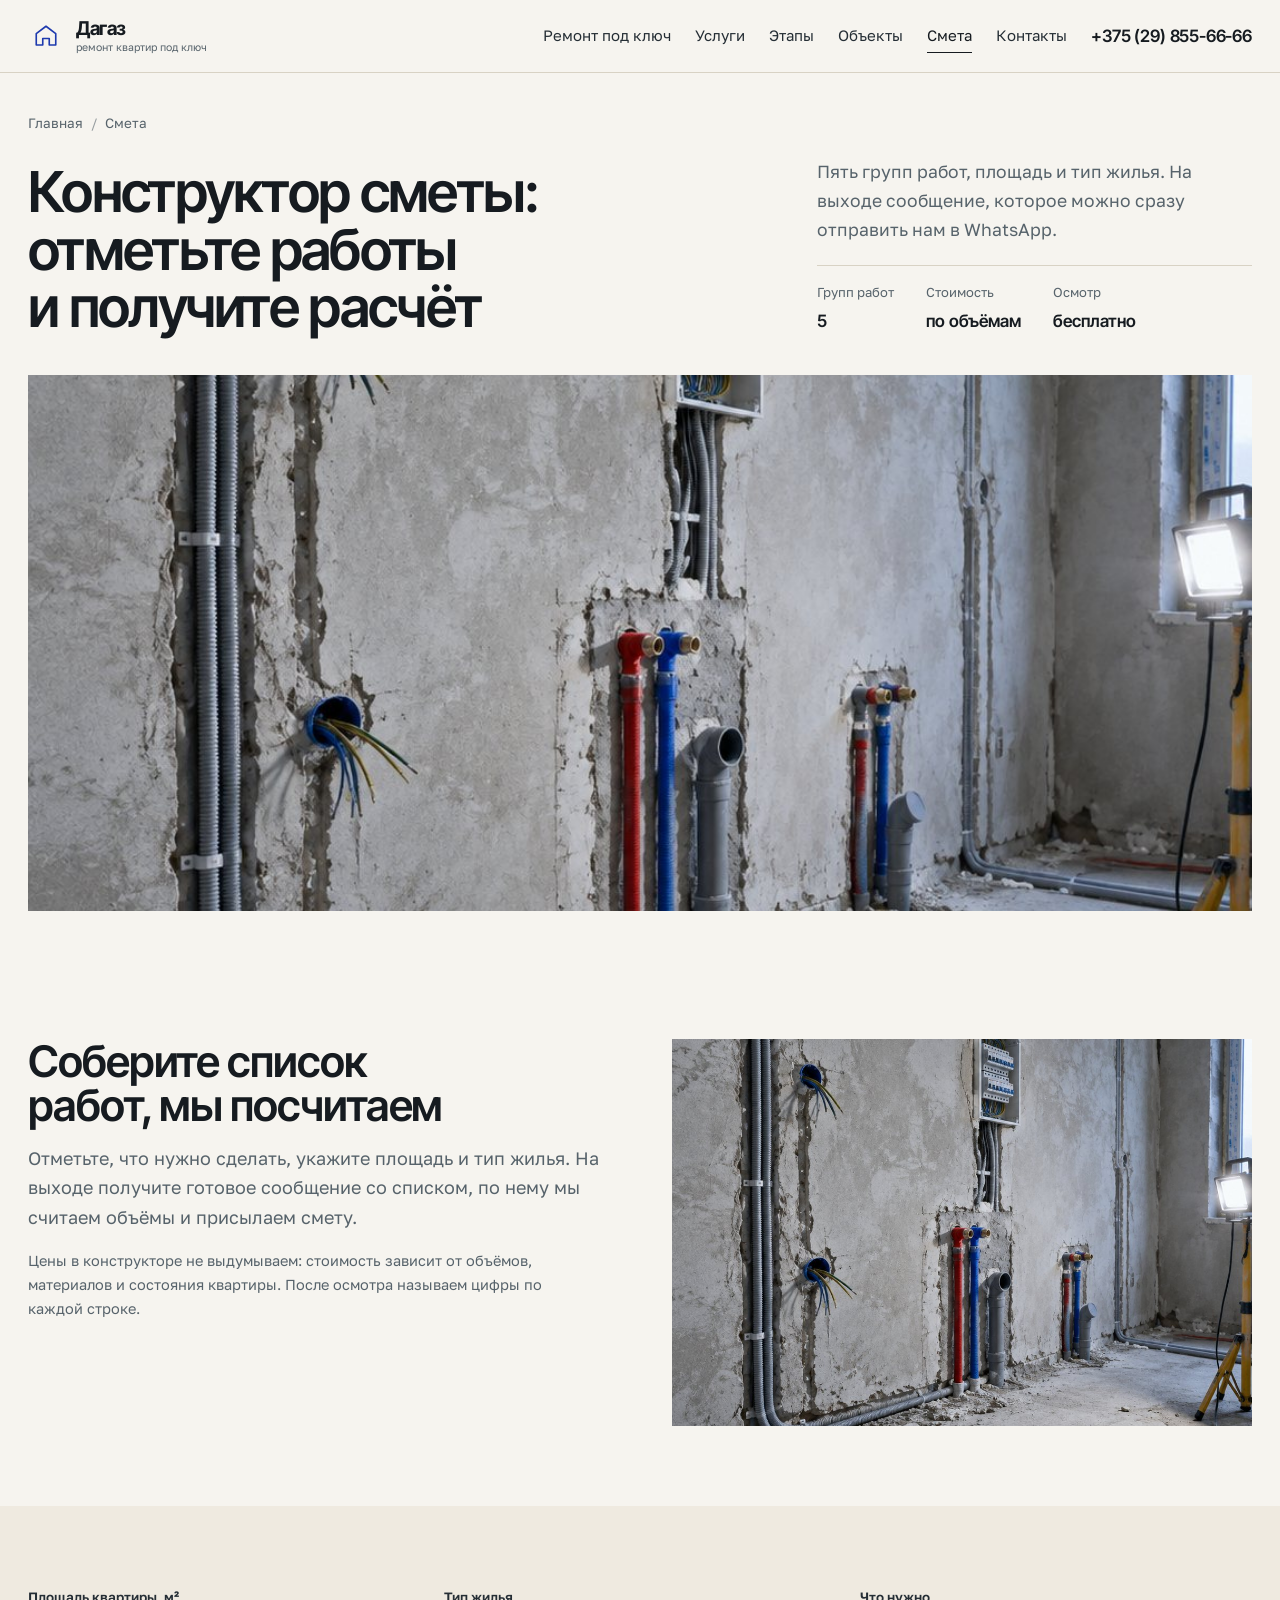
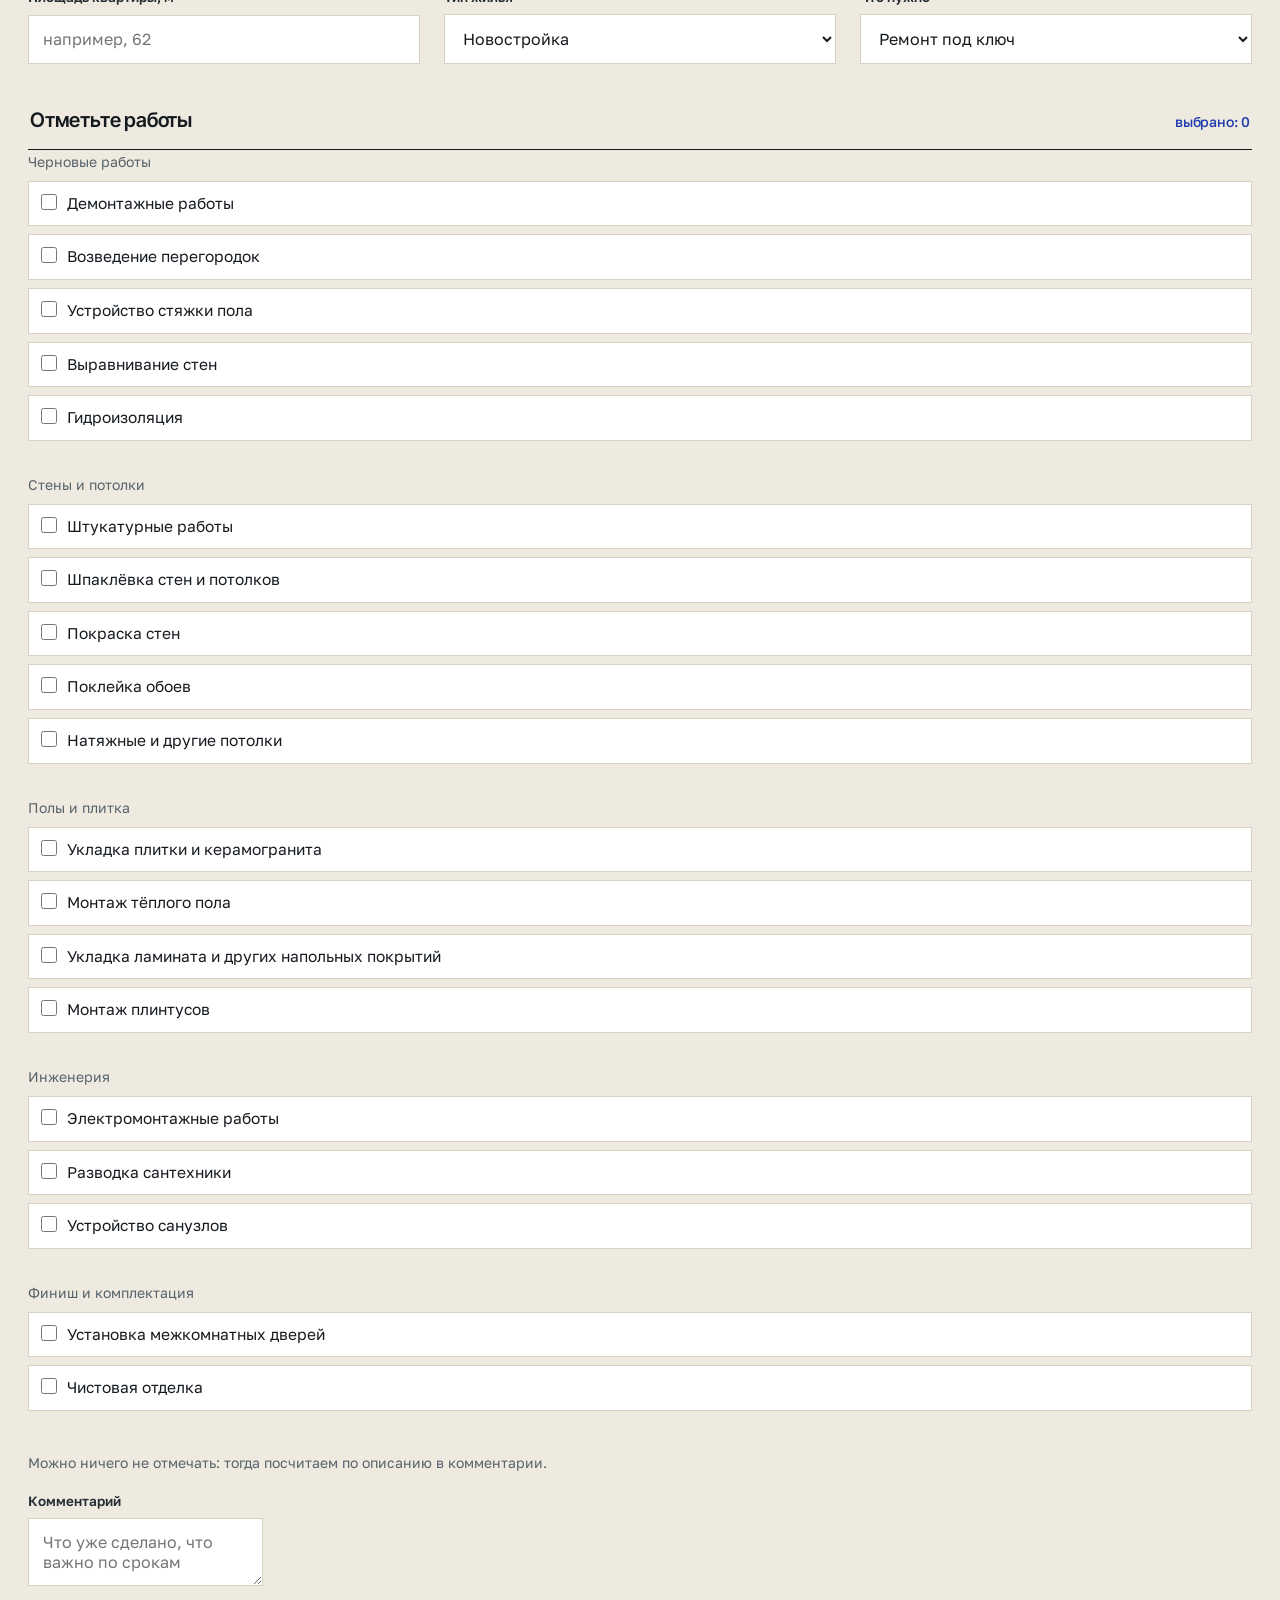
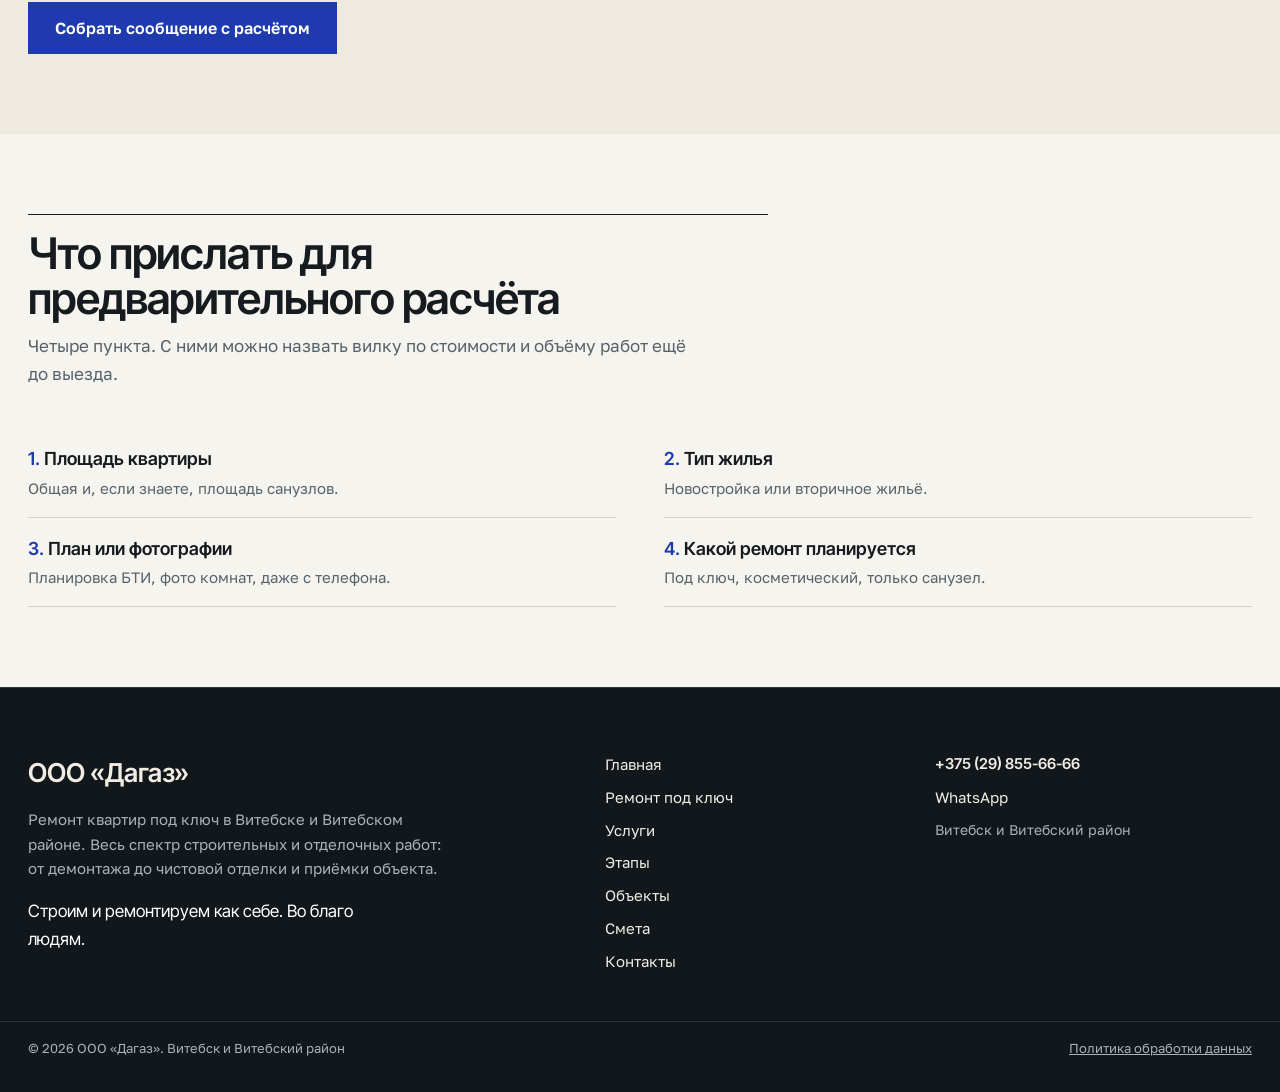
<file: smeta.html>
<!doctype html>
<html lang="ru">
<head>
<meta charset="utf-8">
<meta name="viewport" content="width=device-width, initial-scale=1">
<title>Калькулятор ремонта квартиры: собрать список работ в Витебске</title>
<meta name="description" content="Соберите список работ и параметры квартиры, получите готовое сообщение для расчёта. Смета по объёмам после осмотра объекта в Витебске.">
<link rel="canonical" href="https://romjjjke.github.io/dagaz/smeta.html">
<meta property="og:type" content="website">
<meta property="og:title" content="Калькулятор ремонта квартиры: собрать список работ в Витебске">
<meta property="og:description" content="Соберите список работ и параметры квартиры, получите готовое сообщение для расчёта. Смета по объёмам после осмотра объекта в Витебске.">
<meta property="og:url" content="https://romjjjke.github.io/dagaz/smeta.html">
<meta property="og:image" content="https://romjjjke.github.io/dagaz/assets/img/hero.jpg">
<meta name="theme-color" content="#F6F4EF">
<link rel="icon" href="favicon.svg" type="image/svg+xml">
<link rel="preconnect" href="https://fonts.googleapis.com">
<link rel="preconnect" href="https://fonts.gstatic.com" crossorigin>
<link href="https://fonts.googleapis.com/css2?family=Inter+Tight:wght@500;600;700&family=Golos+Text:wght@400;500;600&display=swap" rel="stylesheet">
<link href="assets/css/style.css" rel="stylesheet">
<script type="application/ld+json">
{"@context":"https://schema.org","@type":"GeneralContractor","name":"ООО «Дагаз»","description":"Ремонт квартир под ключ в Витебске: демонтаж, стяжка, штукатурка, плитка, электрика, сантехника, чистовая отделка","telephone":"+375298556666","url":"https://romjjjke.github.io/dagaz/","areaServed":"Витебск и Витебский район","address":{"@type":"PostalAddress","addressLocality":"Витебск","addressCountry":"BY"},"makesOffer":[{"@type":"Offer","name":"Ремонт квартиры под ключ"}]}
</script>
</head>
<body>
<a class="skip" href="#main">К содержанию</a>

<header class="site-head">
  <div class="wrap head-in">
    <a class="brand" href="index.html">
      <span class="brand__mark" aria-hidden="true">
        <svg viewBox="0 0 32 32" width="26" height="26" aria-hidden="true"><path d="M4 27V13L16 4l12 9v14h-8v-8h-8v8z" fill="none" stroke="currentColor" stroke-width="2" stroke-linejoin="round"/></svg>
      </span>
      <span class="brand__text">Дагаз<small>ремонт квартир под ключ</small></span>
    </a>
    <nav class="nav" aria-label="Основная навигация">
      <a href="remont-pod-klyuch.html">Ремонт под ключ</a>
      <a href="uslugi.html">Услуги</a>
      <a href="etapy.html">Этапы</a>
      <a href="obekty.html">Объекты</a>
      <a href="smeta.html" aria-current="page">Смета</a>
      <a href="kontakty.html">Контакты</a>
    </nav>
    <a class="head-phone" href="tel:+375298556666">+375 (29) 855-66-66</a>
    <button class="burger" id="burger" aria-expanded="false" aria-controls="menu" aria-label="Открыть меню">
      <span></span><span></span><span></span>
    </button>
  </div>
</header>

<div class="menu" id="menu" hidden>
  <nav class="menu__nav" aria-label="Меню">
    <a href="remont-pod-klyuch.html">Ремонт под ключ</a>
    <a href="uslugi.html">Услуги</a>
    <a href="etapy.html">Этапы</a>
    <a href="obekty.html">Объекты</a>
    <a href="smeta.html" aria-current="page">Смета</a>
    <a href="kontakty.html">Контакты</a>
  </nav>
  <div class="menu__foot">
    <a class="btn btn--fill" href="tel:+375298556666">+375 (29) 855-66-66</a>
    <a class="btn btn--line" href="https://wa.me/375298556666">WhatsApp</a>
    <p>Витебск и Витебский район</p>
  </div>
</div>

<main id="main">

<section class="page-head">
  <div class="wrap">
    <nav class="crumbs" aria-label="Хлебные крошки"><a href="index.html">Главная</a><span class="crumbs__sep">/</span><span>Смета</span></nav>
    <div class="page-head__grid">
      <h1 class="page-head__title">Конструктор сметы: отметьте работы и получите расчёт</h1>
      <div class="page-head__aside"><p class="page-head__lede">Пять групп работ, площадь и тип жилья. На выходе сообщение, которое можно сразу отправить нам в WhatsApp.</p><dl class="facts"><div><dt>Групп работ</dt><dd>5</dd></div><div><dt>Стоимость</dt><dd>по объёмам</dd></div><div><dt>Осмотр</dt><dd>бесплатно</dd></div></dl></div>
    </div>
  </div>
  <div class="wrap"><figure class="page-head__media"><img src="assets/img/rough.jpg" alt="Черновые работы на объекте" width="1240" height="775" fetchpriority="high" decoding="async"></figure></div>
</section>

<section class="section">
  <div class="wrap split split--top">
    <div class="split__left">
      <h2 class="h2">Соберите список работ, мы посчитаем</h2>
      <p class="lead">Отметьте, что нужно сделать, укажите площадь и тип жилья. На выходе получите готовое сообщение со списком, по нему мы считаем объёмы и присылаем смету.</p>
      <p class="muted-note">Цены в конструкторе не выдумываем: стоимость зависит от объёмов, материалов и состояния квартиры. После осмотра называем цифры по каждой строке.</p>
    </div>
    <figure class="split__media"><img src="assets/img/rough.jpg" alt="Черновые работы в квартире: разводка и штробление" width="1100" height="733" loading="lazy" decoding="async"></figure>
  </div>
</section>

<section class="section section--sand" id="calc">
  <div class="wrap">
    <form class="calc" id="calc-form" novalidate>
      <div class="calc__params">
        <div class="field">
          <label for="c-area">Площадь квартиры, м²</label>
          <input id="c-area" name="area" type="number" min="10" max="400" step="1" inputmode="numeric" placeholder="например, 62">
        </div>
        <div class="field">
          <label for="c-type">Тип жилья</label>
          <select id="c-type" name="type">
            <option>Новостройка</option>
            <option>Вторичное жильё</option>
            <option>Свободная планировка</option>
            <option>Не знаю, подскажите</option>
          </select>
        </div>
        <div class="field">
          <label for="c-scope">Что нужно</label>
          <select id="c-scope" name="scope">
            <option>Ремонт под ключ</option>
            <option>Отдельные работы</option>
            <option>Приёмка и калькуляция после других</option>
          </select>
        </div>
      </div>

      <fieldset class="calc__works">
        <legend class="calc__legend">Отметьте работы <span class="calc__count" id="calc-count">выбрано: 0</span></legend>
        <fieldset class="calc__group"><legend>Черновые работы</legend><label class="check"><input type="checkbox" name="work" value="Демонтажные работы" data-group="Черновые работы"><span>Демонтажные работы</span></label><label class="check"><input type="checkbox" name="work" value="Возведение перегородок" data-group="Черновые работы"><span>Возведение перегородок</span></label><label class="check"><input type="checkbox" name="work" value="Устройство стяжки пола" data-group="Черновые работы"><span>Устройство стяжки пола</span></label><label class="check"><input type="checkbox" name="work" value="Выравнивание стен" data-group="Черновые работы"><span>Выравнивание стен</span></label><label class="check"><input type="checkbox" name="work" value="Гидроизоляция" data-group="Черновые работы"><span>Гидроизоляция</span></label></fieldset><fieldset class="calc__group"><legend>Стены и потолки</legend><label class="check"><input type="checkbox" name="work" value="Штукатурные работы" data-group="Стены и потолки"><span>Штукатурные работы</span></label><label class="check"><input type="checkbox" name="work" value="Шпаклёвка стен и потолков" data-group="Стены и потолки"><span>Шпаклёвка стен и потолков</span></label><label class="check"><input type="checkbox" name="work" value="Покраска стен" data-group="Стены и потолки"><span>Покраска стен</span></label><label class="check"><input type="checkbox" name="work" value="Поклейка обоев" data-group="Стены и потолки"><span>Поклейка обоев</span></label><label class="check"><input type="checkbox" name="work" value="Натяжные и другие потолки" data-group="Стены и потолки"><span>Натяжные и другие потолки</span></label></fieldset><fieldset class="calc__group"><legend>Полы и плитка</legend><label class="check"><input type="checkbox" name="work" value="Укладка плитки и керамогранита" data-group="Полы и плитка"><span>Укладка плитки и керамогранита</span></label><label class="check"><input type="checkbox" name="work" value="Монтаж тёплого пола" data-group="Полы и плитка"><span>Монтаж тёплого пола</span></label><label class="check"><input type="checkbox" name="work" value="Укладка ламината и других напольных покрытий" data-group="Полы и плитка"><span>Укладка ламината и других напольных покрытий</span></label><label class="check"><input type="checkbox" name="work" value="Монтаж плинтусов" data-group="Полы и плитка"><span>Монтаж плинтусов</span></label></fieldset><fieldset class="calc__group"><legend>Инженерия</legend><label class="check"><input type="checkbox" name="work" value="Электромонтажные работы" data-group="Инженерия"><span>Электромонтажные работы</span></label><label class="check"><input type="checkbox" name="work" value="Разводка сантехники" data-group="Инженерия"><span>Разводка сантехники</span></label><label class="check"><input type="checkbox" name="work" value="Устройство санузлов" data-group="Инженерия"><span>Устройство санузлов</span></label></fieldset><fieldset class="calc__group"><legend>Финиш и комплектация</legend><label class="check"><input type="checkbox" name="work" value="Установка межкомнатных дверей" data-group="Финиш и комплектация"><span>Установка межкомнатных дверей</span></label><label class="check"><input type="checkbox" name="work" value="Чистовая отделка" data-group="Финиш и комплектация"><span>Чистовая отделка</span></label></fieldset>
      </fieldset>

      <div class="calc__foot">
        <div class="calc__hint" id="calc-hint">Можно ничего не отмечать: тогда посчитаем по описанию в комментарии.</div>
        <div class="field">
          <label for="c-note">Комментарий</label>
          <textarea id="c-note" name="note" rows="2" placeholder="Что уже сделано, что важно по срокам"></textarea>
        </div>
        <button class="btn btn--fill" type="submit">Собрать сообщение с расчётом</button>
      </div>
    </form>

    <div class="calc-result" id="calc-result" hidden>
      <h2 class="h2">Заявка собрана</h2>
      <pre class="calc-result__text" id="calc-text"></pre>
      <div class="calc-result__actions">
        <a class="btn btn--fill" id="calc-wa" href="https://wa.me/375298556666">Отправить в WhatsApp</a>
        <a class="btn btn--line" href="tel:+375298556666">Позвонить +375 (29) 855-66-66</a>
        <button class="btn btn--line" type="button" id="calc-edit">Изменить список</button>
      </div>
    </div>
  </div>
</section>

<section class="section">
  <div class="wrap">
    <header class="sec-head">
      <h2 class="h2">Что прислать для предварительного расчёта</h2>
      <p class="sec-head__note">Четыре пункта. С ними можно назвать вилку по стоимости и объёму работ ещё до выезда.</p>
    </header>
    <ol class="send">
      <li><b>Площадь квартиры</b><span>Общая и, если знаете, площадь санузлов.</span></li>
      <li><b>Тип жилья</b><span>Новостройка или вторичное жильё.</span></li>
      <li><b>План или фотографии</b><span>Планировка БТИ, фото комнат, даже с телефона.</span></li>
      <li><b>Какой ремонт планируется</b><span>Под ключ, косметический, только санузел.</span></li>
    </ol>
  </div>
</section>

</main>

<footer class="foot">
  <div class="wrap foot-grid">
    <div class="foot__brand">
      <p class="foot__name">ООО «Дагаз»</p>
      <p class="foot__about">Ремонт квартир под ключ в Витебске и Витебском районе. Весь спектр строительных и отделочных работ: от демонтажа до чистовой отделки и приёмки объекта.</p>
      <p class="foot__slogan">Строим и ремонтируем как себе. Во благо людям.</p>
    </div>
    <nav class="foot__nav" aria-label="Разделы">
      <a href="index.html">Главная</a>
      <a href="remont-pod-klyuch.html">Ремонт под ключ</a>
      <a href="uslugi.html">Услуги</a>
      <a href="etapy.html">Этапы</a>
      <a href="obekty.html">Объекты</a>
      <a href="smeta.html">Смета</a>
      <a href="kontakty.html">Контакты</a>
    </nav>
    <div class="foot__contact">
      <a class="foot__phone" href="tel:+375298556666">+375 (29) 855-66-66</a>
      <a href="https://wa.me/375298556666">WhatsApp</a>
      <p>Витебск и Витебский район</p>
    </div>
  </div>
  <div class="wrap foot-bottom">
    <p>© <span id="year">2026</span> ООО «Дагаз». Витебск и Витебский район</p>
    <a href="politika.html">Политика обработки данных</a>
  </div>
</footer>

<script src="assets/js/main.js" defer></script>
</body>
</html>
</file>
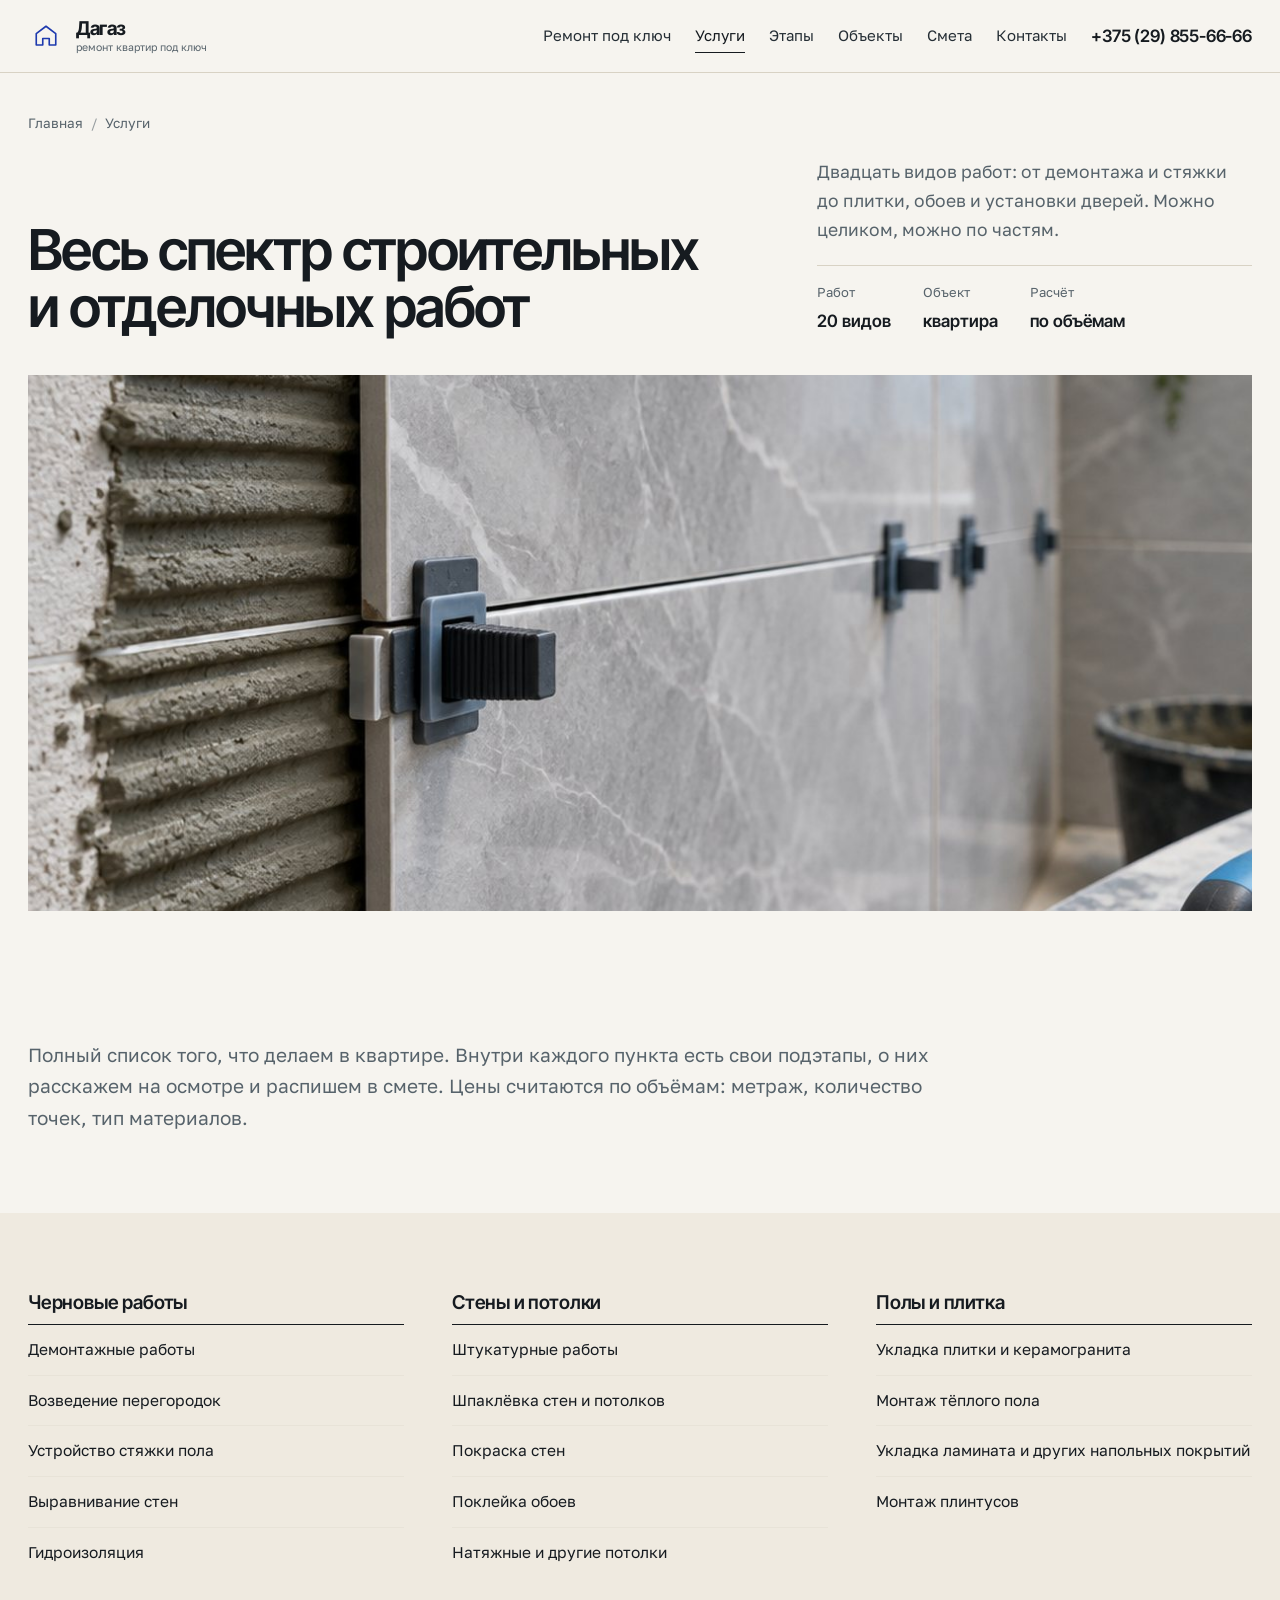
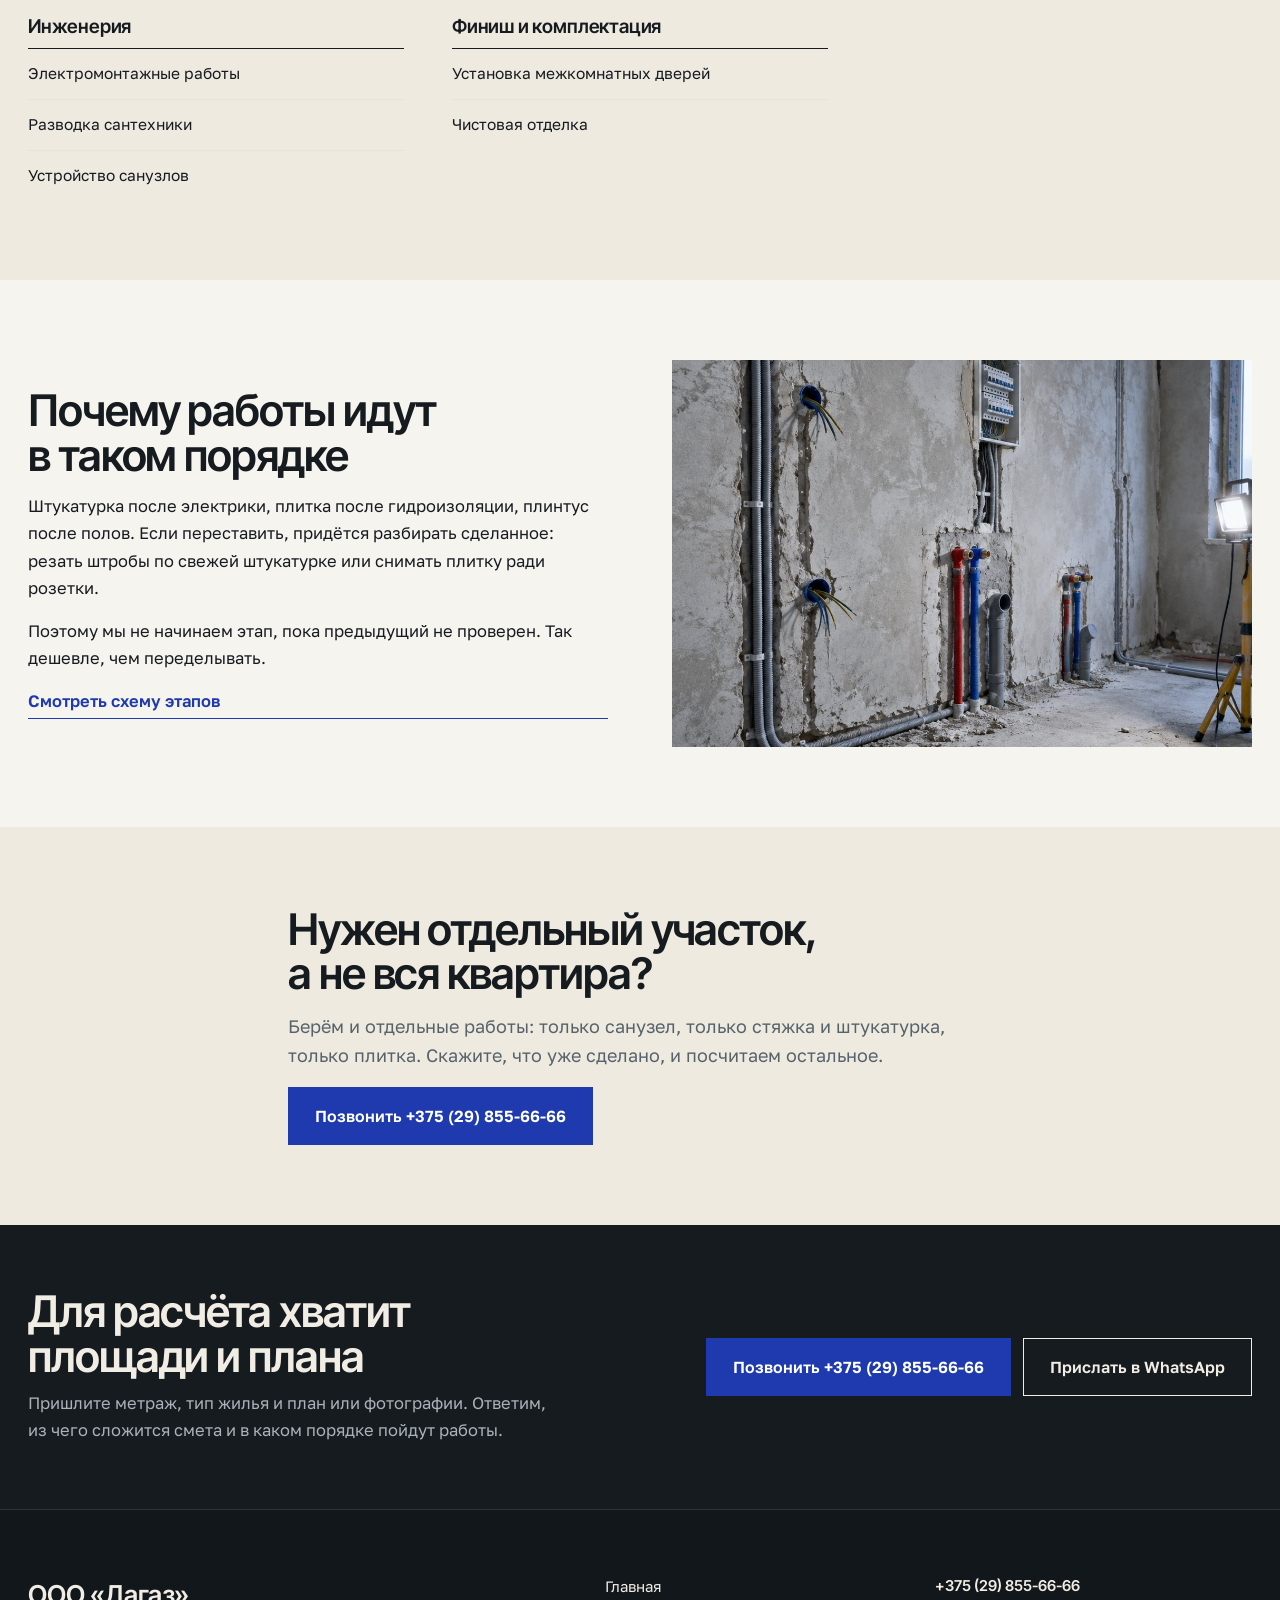
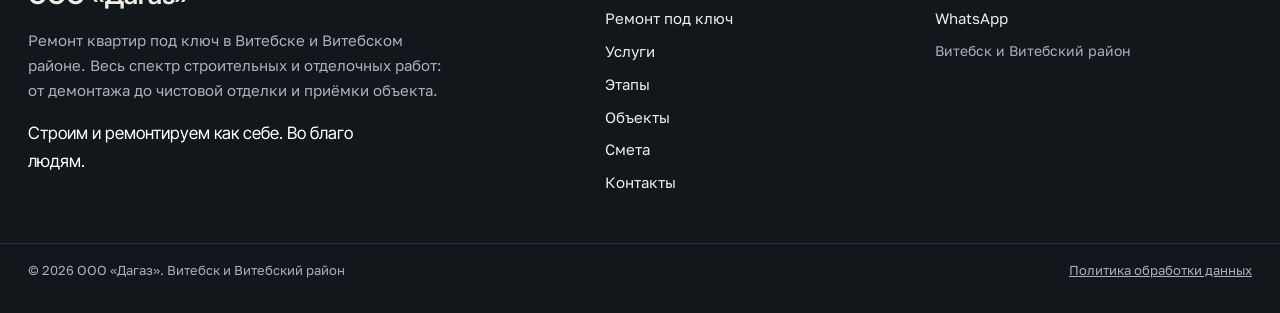
<file: uslugi.html>
<!doctype html>
<html lang="ru">
<head>
<meta charset="utf-8">
<meta name="viewport" content="width=device-width, initial-scale=1">
<title>Отделочные и строительные работы в Витебске: полный список</title>
<meta name="description" content="Демонтаж, перегородки, стяжка, штукатурка, шпаклёвка, плитка, тёплый пол, ламинат, обои, покраска, натяжные потолки, двери, электрика и сантехника.">
<link rel="canonical" href="https://romjjjke.github.io/dagaz/uslugi.html">
<meta property="og:type" content="website">
<meta property="og:title" content="Отделочные и строительные работы в Витебске: полный список">
<meta property="og:description" content="Демонтаж, перегородки, стяжка, штукатурка, шпаклёвка, плитка, тёплый пол, ламинат, обои, покраска, натяжные потолки, двери, электрика и сантехника.">
<meta property="og:url" content="https://romjjjke.github.io/dagaz/uslugi.html">
<meta property="og:image" content="https://romjjjke.github.io/dagaz/assets/img/hero.jpg">
<meta name="theme-color" content="#F6F4EF">
<link rel="icon" href="favicon.svg" type="image/svg+xml">
<link rel="preconnect" href="https://fonts.googleapis.com">
<link rel="preconnect" href="https://fonts.gstatic.com" crossorigin>
<link href="https://fonts.googleapis.com/css2?family=Inter+Tight:wght@500;600;700&family=Golos+Text:wght@400;500;600&display=swap" rel="stylesheet">
<link href="assets/css/style.css" rel="stylesheet">
<script type="application/ld+json">
{"@context":"https://schema.org","@type":"GeneralContractor","name":"ООО «Дагаз»","description":"Ремонт квартир под ключ в Витебске: демонтаж, стяжка, штукатурка, плитка, электрика, сантехника, чистовая отделка","telephone":"+375298556666","url":"https://romjjjke.github.io/dagaz/","areaServed":"Витебск и Витебский район","address":{"@type":"PostalAddress","addressLocality":"Витебск","addressCountry":"BY"},"makesOffer":[{"@type":"Offer","name":"Ремонт квартиры под ключ"}]}
</script>
</head>
<body>
<a class="skip" href="#main">К содержанию</a>

<header class="site-head">
  <div class="wrap head-in">
    <a class="brand" href="index.html">
      <span class="brand__mark" aria-hidden="true">
        <svg viewBox="0 0 32 32" width="26" height="26" aria-hidden="true"><path d="M4 27V13L16 4l12 9v14h-8v-8h-8v8z" fill="none" stroke="currentColor" stroke-width="2" stroke-linejoin="round"/></svg>
      </span>
      <span class="brand__text">Дагаз<small>ремонт квартир под ключ</small></span>
    </a>
    <nav class="nav" aria-label="Основная навигация">
      <a href="remont-pod-klyuch.html">Ремонт под ключ</a>
      <a href="uslugi.html" aria-current="page">Услуги</a>
      <a href="etapy.html">Этапы</a>
      <a href="obekty.html">Объекты</a>
      <a href="smeta.html">Смета</a>
      <a href="kontakty.html">Контакты</a>
    </nav>
    <a class="head-phone" href="tel:+375298556666">+375 (29) 855-66-66</a>
    <button class="burger" id="burger" aria-expanded="false" aria-controls="menu" aria-label="Открыть меню">
      <span></span><span></span><span></span>
    </button>
  </div>
</header>

<div class="menu" id="menu" hidden>
  <nav class="menu__nav" aria-label="Меню">
    <a href="remont-pod-klyuch.html">Ремонт под ключ</a>
    <a href="uslugi.html" aria-current="page">Услуги</a>
    <a href="etapy.html">Этапы</a>
    <a href="obekty.html">Объекты</a>
    <a href="smeta.html">Смета</a>
    <a href="kontakty.html">Контакты</a>
  </nav>
  <div class="menu__foot">
    <a class="btn btn--fill" href="tel:+375298556666">+375 (29) 855-66-66</a>
    <a class="btn btn--line" href="https://wa.me/375298556666">WhatsApp</a>
    <p>Витебск и Витебский район</p>
  </div>
</div>

<main id="main">

<section class="page-head">
  <div class="wrap">
    <nav class="crumbs" aria-label="Хлебные крошки"><a href="index.html">Главная</a><span class="crumbs__sep">/</span><span>Услуги</span></nav>
    <div class="page-head__grid">
      <h1 class="page-head__title">Весь спектр строительных и отделочных работ</h1>
      <div class="page-head__aside"><p class="page-head__lede">Двадцать видов работ: от демонтажа и стяжки до плитки, обоев и установки дверей. Можно целиком, можно по частям.</p><dl class="facts"><div><dt>Работ</dt><dd>20 видов</dd></div><div><dt>Объект</dt><dd>квартира</dd></div><div><dt>Расчёт</dt><dd>по объёмам</dd></div></dl></div>
    </div>
  </div>
  <div class="wrap"><figure class="page-head__media"><img src="assets/img/tile-wide.jpg" alt="Укладка крупноформатной плитки" width="1240" height="775" fetchpriority="high" decoding="async"></figure></div>
</section>

<section class="section">
  <div class="wrap">
    <p class="lead lead--wide">Полный список того, что делаем в квартире. Внутри каждого пункта есть свои подэтапы, о них расскажем на осмотре и распишем в смете. Цены считаются по объёмам: метраж, количество точек, тип материалов.</p>
  </div>
</section>

<section class="section section--sand">
  <div class="wrap"><div class="sgroups"><div class="sgroup"><h3 class="sgroup__name">Черновые работы</h3><ul class="sgroup__list"><li>Демонтажные работы</li><li>Возведение перегородок</li><li>Устройство стяжки пола</li><li>Выравнивание стен</li><li>Гидроизоляция</li></ul></div><div class="sgroup"><h3 class="sgroup__name">Стены и потолки</h3><ul class="sgroup__list"><li>Штукатурные работы</li><li>Шпаклёвка стен и потолков</li><li>Покраска стен</li><li>Поклейка обоев</li><li>Натяжные и другие потолки</li></ul></div><div class="sgroup"><h3 class="sgroup__name">Полы и плитка</h3><ul class="sgroup__list"><li>Укладка плитки и керамогранита</li><li>Монтаж тёплого пола</li><li>Укладка ламината и других напольных покрытий</li><li>Монтаж плинтусов</li></ul></div><div class="sgroup"><h3 class="sgroup__name">Инженерия</h3><ul class="sgroup__list"><li>Электромонтажные работы</li><li>Разводка сантехники</li><li>Устройство санузлов</li></ul></div><div class="sgroup"><h3 class="sgroup__name">Финиш и комплектация</h3><ul class="sgroup__list"><li>Установка межкомнатных дверей</li><li>Чистовая отделка</li></ul></div></div>
  </div>
</section>

<section class="section">
  <div class="wrap split">
    <div class="split__left">
      <h2 class="h2">Почему работы идут в таком порядке</h2>
      <p>Штукатурка после электрики, плитка после гидроизоляции, плинтус после полов. Если переставить, придётся разбирать сделанное: резать штробы по свежей штукатурке или снимать плитку ради розетки.</p>
      <p>Поэтому мы не начинаем этап, пока предыдущий не проверен. Так дешевле, чем переделывать.</p>
      <a class="link" href="etapy.html">Смотреть схему этапов</a>
    </div>
    <figure class="split__media"><img src="assets/img/rough.jpg" alt="Черновые работы: штробы с кабелем и закладные под сантехнику" width="1100" height="733" loading="lazy" decoding="async"></figure>
  </div>
</section>

<section class="section section--sand">
  <div class="wrap narrow-center">
    <h2 class="h2">Нужен отдельный участок, а не вся квартира?</h2>
    <p class="lead">Берём и отдельные работы: только санузел, только стяжка и штукатурка, только плитка. Скажите, что уже сделано, и посчитаем остальное.</p>
    <a class="btn btn--fill" href="tel:+375298556666">Позвонить +375 (29) 855-66-66</a>
  </div>
</section>

<section class="section cta">
  <div class="wrap cta-in">
    <div class="cta__text">
      <h2 class="h2">Для расчёта хватит площади и плана</h2>
      <p>Пришлите метраж, тип жилья и план или фотографии. Ответим, из чего сложится смета и в каком порядке пойдут работы.</p>
    </div>
    <div class="cta__actions">
      <a class="btn btn--fill" href="tel:+375298556666">Позвонить +375 (29) 855-66-66</a>
      <a class="btn btn--line" href="https://wa.me/375298556666">Прислать в WhatsApp</a>
    </div>
  </div>
</section>

</main>

<footer class="foot">
  <div class="wrap foot-grid">
    <div class="foot__brand">
      <p class="foot__name">ООО «Дагаз»</p>
      <p class="foot__about">Ремонт квартир под ключ в Витебске и Витебском районе. Весь спектр строительных и отделочных работ: от демонтажа до чистовой отделки и приёмки объекта.</p>
      <p class="foot__slogan">Строим и ремонтируем как себе. Во благо людям.</p>
    </div>
    <nav class="foot__nav" aria-label="Разделы">
      <a href="index.html">Главная</a>
      <a href="remont-pod-klyuch.html">Ремонт под ключ</a>
      <a href="uslugi.html">Услуги</a>
      <a href="etapy.html">Этапы</a>
      <a href="obekty.html">Объекты</a>
      <a href="smeta.html">Смета</a>
      <a href="kontakty.html">Контакты</a>
    </nav>
    <div class="foot__contact">
      <a class="foot__phone" href="tel:+375298556666">+375 (29) 855-66-66</a>
      <a href="https://wa.me/375298556666">WhatsApp</a>
      <p>Витебск и Витебский район</p>
    </div>
  </div>
  <div class="wrap foot-bottom">
    <p>© <span id="year">2026</span> ООО «Дагаз». Витебск и Витебский район</p>
    <a href="politika.html">Политика обработки данных</a>
  </div>
</footer>

<script src="assets/js/main.js" defer></script>
</body>
</html>
</file>
<file: assets/css/style.css>
/* ООО «Дагаз». Ремонт квартир под ключ, Витебск */

:root{
  --paper:#F6F4EF;
  --paper-2:#EFEAE0;
  --paper-3:#E6DFD2;
  --ink:#161B20;
  --ink-2:#252E35;
  --mute:#57636B;
  --line:#D8D2C4;
  --line-soft:#E8E3D8;
  --cobalt:#1E3AAE;
  --cobalt-2:#172C86;
  --dark:#12171C;
  --on-dark:#F1EDE4;
  --on-dark-mute:#A9B2B8;
  --danger:#A01546;
  --field:#FFFFFF;

  --font-display:"Inter Tight","Arial Narrow",sans-serif;
  --font-body:"Golos Text","Segoe UI",sans-serif;

  --s-1:4px; --s-2:8px; --s-3:12px; --s-4:16px; --s-5:20px; --s-6:24px;
  --s-8:32px; --s-10:40px; --s-12:48px; --s-16:64px; --s-20:80px; --s-24:96px;
  --wrap:1280px;
  --pad:28px;
  --header-h:72px;
  --ease:cubic-bezier(.2,.6,.3,1);
}

*,*::before,*::after{box-sizing:border-box}
[hidden]{display:none!important}
html{-webkit-text-size-adjust:100%;scroll-behavior:smooth;overflow-x:clip;scroll-padding-top:88px}
body{margin:0;background:var(--paper);color:var(--ink);font-family:var(--font-body);font-size:16.5px;line-height:1.65;-webkit-font-smoothing:antialiased;overflow-x:clip}
img{max-width:100%;display:block;height:auto}
a{color:inherit}
:focus-visible{outline:3px solid var(--cobalt);outline-offset:3px}
[id]{scroll-margin-top:88px}
.sr-only{position:absolute;width:1px;height:1px;margin:-1px;overflow:hidden;clip:rect(0 0 0 0);white-space:nowrap}
.skip{position:absolute;left:16px;top:-64px;background:var(--ink);color:var(--on-dark);padding:12px 20px;z-index:100}
.skip:focus{top:12px}
.wrap{width:100%;max-width:var(--wrap);margin-inline:auto;padding-inline:var(--pad)}
.narrow-center{max-width:760px;display:grid;gap:var(--s-4);justify-items:start}

h1,h2,h3{font-family:var(--font-display);font-weight:600;line-height:1.02;letter-spacing:-.025em;margin:0;text-wrap:balance}
p{margin:0}
.lead{font-size:18px;color:var(--mute);max-width:62ch}
.lead--wide{max-width:78ch;font-size:19px}
.muted-note{font-size:14.5px;color:var(--mute);max-width:60ch}
.link{display:inline-block;color:var(--cobalt);text-decoration:none;font-weight:600;border-bottom:1px solid var(--cobalt);padding-bottom:2px}
.link:hover{color:var(--ink);border-color:var(--ink)}
.link--light{color:var(--on-dark);border-color:var(--on-dark)}
.link--light:hover{color:#fff}

/* ---------- Header ---------- */
.site-head{position:fixed;inset:0 0 auto;z-index:60;background:var(--paper);border-bottom:1px solid var(--line)}
.head-in{display:flex;align-items:center;gap:var(--s-6);height:var(--header-h)}
.brand{display:flex;align-items:center;gap:var(--s-3);text-decoration:none;flex:none;color:var(--ink)}
.brand__mark{display:grid;place-items:center;width:36px;height:36px;color:var(--cobalt)}
.brand__text{font-family:var(--font-display);font-weight:700;font-size:19px;line-height:1;letter-spacing:-.02em}
.brand__text small{display:block;font-family:var(--font-body);font-weight:400;font-size:10.5px;color:var(--mute);letter-spacing:0;margin-top:4px}
.nav{display:flex;gap:var(--s-6);margin-left:auto}
.nav a{text-decoration:none;font-size:15px;color:var(--ink-2);padding:4px 0;border-bottom:1.5px solid transparent}
.nav a:hover{border-color:var(--cobalt)}
.nav a[aria-current]{border-color:var(--ink);color:var(--ink)}
.head-phone{font-family:var(--font-display);font-weight:600;font-size:17px;text-decoration:none;white-space:nowrap;letter-spacing:-.01em}
.head-phone:hover{color:var(--cobalt)}
.burger{display:none;margin-left:auto;width:44px;height:44px;border:1px solid var(--line);background:transparent;border-radius:0;cursor:pointer;padding:0}
.burger span{display:block;width:18px;height:1.5px;background:var(--ink);margin:4px auto;transition:transform .2s,opacity .2s}
.burger[aria-expanded="true"] span:nth-child(1){transform:translateY(5.5px) rotate(45deg)}
.burger[aria-expanded="true"] span:nth-child(2){opacity:0}
.burger[aria-expanded="true"] span:nth-child(3){transform:translateY(-5.5px) rotate(-45deg)}

.menu{position:fixed;inset:var(--header-h) 0 0;background:var(--dark);color:var(--on-dark);z-index:55;padding:var(--s-8) var(--pad);overflow-y:auto;display:grid;align-content:start;gap:var(--s-8)}
.menu__nav{display:grid;gap:0;max-width:var(--wrap);width:100%;margin-inline:auto}
.menu__nav a{font-family:var(--font-display);font-weight:600;font-size:30px;text-decoration:none;color:var(--on-dark);line-height:1.5;border-bottom:1px solid #2A343B}
.menu__nav a[aria-current]{color:#93A8FF}
.menu__foot{display:grid;gap:var(--s-3);justify-items:start;max-width:var(--wrap);width:100%;margin-inline:auto}
.menu__foot p{color:var(--on-dark-mute);font-size:14px}

/* ---------- Buttons ---------- */
.btn{display:inline-flex;align-items:center;justify-content:center;padding:15px 26px;font-family:var(--font-body);font-size:16px;font-weight:600;text-decoration:none;border:1px solid transparent;cursor:pointer;transition:background .18s,color .18s,border-color .18s}
.btn--fill{background:var(--cobalt);color:#fff}
.btn--fill:hover{background:var(--cobalt-2)}
.btn--fill:active{background:var(--ink)}
.btn--line{border-color:var(--ink);color:var(--ink);background:transparent}
.btn--line:hover{background:var(--ink);color:var(--on-dark)}
.btn--line:active{background:var(--cobalt);border-color:var(--cobalt);color:#fff}
.section--dark .btn--line,.menu .btn--line{border-color:var(--on-dark);color:var(--on-dark)}
.section--dark .btn--line:hover,.menu .btn--line:hover{background:var(--on-dark);color:var(--dark)}
.btn:disabled{opacity:.5;cursor:not-allowed}

/* ---------- Hero ---------- */
.hero{padding-top:calc(var(--header-h) + var(--s-12));padding-bottom:var(--s-16)}
.hero-grid{display:grid;grid-template-columns:minmax(0,1.15fr) minmax(0,.85fr);gap:var(--s-16);align-items:end}
.hero__kicker{font-size:14px;color:var(--cobalt);font-weight:600;margin-bottom:var(--s-5)}
.hero__title{font-size:clamp(38px,5.2vw,72px);font-weight:600;letter-spacing:-.035em}
.hero__lede{font-size:18.5px;color:var(--mute);max-width:50ch;margin-top:var(--s-5)}
.hero__actions{display:flex;flex-wrap:wrap;gap:var(--s-3);margin-top:var(--s-8)}
.hero__facts{display:flex;flex-wrap:wrap;gap:var(--s-10);margin:var(--s-12) 0 0;padding-top:var(--s-4);border-top:1px solid var(--line)}
.hero__facts dt{font-size:13px;color:var(--mute)}
.hero__facts dd{margin:6px 0 0;font-family:var(--font-display);font-size:20px;font-weight:600;letter-spacing:-.01em}
.hero__media{margin:0}
.hero__media img{width:100%;aspect-ratio:1/1.18;object-fit:cover}

/* ---------- Sections ---------- */
.section{padding:var(--s-20) 0}
.section--sand{background:var(--paper-2)}
.section--dark{background:var(--dark);color:var(--on-dark)}
.section--rule{border-top:1px solid var(--line)}
.sec-head{display:grid;gap:var(--s-3);max-width:74ch;margin-bottom:var(--s-10);padding-top:var(--s-4);border-top:1px solid var(--ink)}
.h2{font-size:clamp(27px,3.4vw,44px)}
.sec-head__note{color:var(--mute);font-size:17px;max-width:60ch}
.sec-head--dark{border-color:var(--on-dark)}
.sec-head--dark .sec-head__note{color:var(--on-dark-mute)}
.sec-link{margin-top:var(--s-8)}

/* ---------- Split ---------- */
.split{display:grid;grid-template-columns:repeat(2,minmax(0,1fr));gap:var(--s-16);align-items:center}
.split--top{align-items:start}
.split__left,.split__right{display:grid;gap:var(--s-4);align-content:start}
.split__media{margin:0}
.split__media img{width:100%;aspect-ratio:3/2;object-fit:cover}

/* ---------- Questions ---------- */
.questions{list-style:none;margin:var(--s-6) 0 0;padding:0;display:grid}
.questions li{padding:var(--s-4) 0 var(--s-4) var(--s-8);border-bottom:1px solid var(--line);position:relative;font-size:17px}
.questions li::before{content:"?";position:absolute;left:0;top:var(--s-4);font-family:var(--font-display);font-weight:600;color:var(--cobalt)}
.statement{font-family:var(--font-display);font-weight:600;font-size:clamp(24px,2.6vw,34px);line-height:1.14;letter-spacing:-.02em}
.statement__note{color:var(--mute);font-size:16px;max-width:46ch}

/* ---------- Take list ---------- */
.take{list-style:none;margin:0;padding:0;display:grid;grid-template-columns:repeat(2,minmax(0,1fr));gap:0 var(--s-12)}
.take li{display:grid;gap:2px;padding:var(--s-4) 0;border-bottom:1px solid var(--line)}
.take b{font-family:var(--font-display);font-weight:600;font-size:18px;letter-spacing:-.01em}
.take span{color:var(--mute);font-size:15px}

/* ---------- Gantt ---------- */
.gantt{display:grid;gap:0}
.gantt__head{display:grid;grid-template-columns:minmax(180px,32%) 1fr;gap:var(--s-6);padding-bottom:var(--s-3);border-bottom:1px solid currentColor;font-size:13px;color:var(--mute);opacity:.9}
.section--dark .gantt__head{color:var(--on-dark-mute)}
.gantt__scale{display:flex;justify-content:space-between}
.gantt__scale i{font-style:normal}
.gantt__rows{list-style:none;margin:0;padding:0}
.gantt__row{display:grid;grid-template-columns:minmax(180px,32%) 1fr;gap:var(--s-6);align-items:center;padding:var(--s-4) 0;border-bottom:1px solid rgba(0,0,0,.08)}
.section--dark .gantt__row{border-color:rgba(255,255,255,.1)}
.gantt__label{font-size:15px}
.gantt__track{display:grid;grid-template-columns:repeat(11,1fr);height:14px;align-items:center}
.gantt__bar{display:block;height:14px;background:var(--cobalt);transform-origin:left center;transform:scaleX(0);transition:transform .9s var(--ease)}
.section--dark .gantt__bar{background:#8FA6FF}
.gantt.is-in .gantt__bar{transform:scaleX(1)}
.gantt__row:nth-child(2) .gantt__bar{transition-delay:.08s}
.gantt__row:nth-child(3) .gantt__bar{transition-delay:.16s}
.gantt__row:nth-child(4) .gantt__bar{transition-delay:.24s}
.gantt__row:nth-child(5) .gantt__bar{transition-delay:.32s}
.gantt__row:nth-child(6) .gantt__bar{transition-delay:.4s}
.gantt__row:nth-child(7) .gantt__bar{transition-delay:.48s}
.gantt__row:nth-child(8) .gantt__bar{transition-delay:.56s}
.gantt__note{margin-top:var(--s-5);font-size:14px;color:var(--mute);max-width:60ch}
.section--dark .gantt__note{color:var(--on-dark-mute)}
.chart-link{margin-top:var(--s-8);font-size:15px}

/* ---------- Gallery ---------- */
.gallery{list-style:none;margin:0;padding:0;display:grid;grid-template-columns:repeat(3,minmax(0,1fr));gap:var(--s-6)}
.gallery figure{margin:0}
.gallery img{width:100%;aspect-ratio:4/5;object-fit:cover}
.gallery figcaption{font-size:14px;color:var(--mute);margin-top:var(--s-3);padding-top:var(--s-2);border-top:1px solid var(--line)}

/* ---------- Services ---------- */
.sgroups{display:grid;grid-template-columns:repeat(3,minmax(0,1fr));gap:var(--s-10) var(--s-12)}
.sgroup__name{font-family:var(--font-display);font-weight:600;font-size:19px;letter-spacing:-.01em;padding-bottom:var(--s-3);border-bottom:1px solid var(--ink)}
.sgroup__list{list-style:none;margin:0;padding:0}
.sgroup__list li{padding:var(--s-3) 0;border-bottom:1px solid var(--line-soft);font-size:15.5px}
.sgroup__list li:last-child{border-bottom:0}

/* ---------- Objects strip ---------- */
.objects{list-style:none;margin:0;padding:0;display:grid;grid-template-columns:repeat(3,minmax(0,1fr));gap:0 var(--s-12)}
.objects li{padding:var(--s-5) 0;border-bottom:1px solid var(--line);display:grid;gap:2px}
.objects b{font-family:var(--font-display);font-weight:600;font-size:20px}
.objects span{color:var(--mute);font-size:15px}

/* ---------- Stages ---------- */
.stages{list-style:none;margin:0;padding:0;counter-reset:none;display:grid;gap:0}
.stages li{display:grid;grid-template-columns:64px minmax(0,1fr);gap:var(--s-6);padding:var(--s-6) 0;border-bottom:1px solid var(--line);align-items:start}
.stages__num{font-family:var(--font-display);font-size:14px;font-weight:600;color:var(--cobalt);padding-top:6px}
.stages h3{font-size:21px;margin-bottom:var(--s-2)}
.stages p{color:var(--mute);font-size:16px;max-width:70ch}

/* ---------- Answers ---------- */
.answers{list-style:none;margin:0;padding:0;display:grid;grid-template-columns:repeat(2,minmax(0,1fr));gap:var(--s-8) var(--s-12)}
.answers li{border-top:1px solid #2A343B;padding-top:var(--s-4)}
.answers h3{font-size:20px;margin-bottom:var(--s-3);color:var(--on-dark)}
.answers p{color:var(--on-dark-mute);font-size:16px}

/* ---------- Checks ---------- */
.checks{list-style:none;margin:var(--s-2) 0 0;padding:0;display:grid;gap:var(--s-2)}
.checks li{padding-left:22px;position:relative;color:var(--ink-2)}
.checks li::before{content:"";position:absolute;left:0;top:9px;width:9px;height:9px;background:var(--cobalt)}

/* ---------- Object cards ---------- */
.objlist{list-style:none;margin:0;padding:0;display:grid;grid-template-columns:repeat(2,minmax(0,1fr));gap:var(--s-12)}
.objcard{display:grid;grid-template-columns:150px minmax(0,1fr);gap:var(--s-5);align-items:start}
.objcard figure{margin:0}
.objcard img{width:100%;aspect-ratio:3/4;object-fit:cover}
.objcard h2{font-size:22px;margin-bottom:var(--s-2)}
.objcard p{color:var(--mute);font-size:15.5px}
.objcard span{display:block;margin-top:var(--s-3);font-size:13px;color:var(--cobalt)}

/* ---------- Deflist ---------- */
.deflist{margin:0;display:grid;gap:0}
.deflist div{padding:var(--s-4) 0;border-bottom:1px solid var(--line)}
.deflist dt{font-size:13px;color:var(--mute)}
.deflist dd{margin:4px 0 0;font-family:var(--font-display);font-size:18px;font-weight:500;letter-spacing:-.01em}
.deflist--contact dd a{text-decoration:none;border-bottom:1px solid var(--line)}
.deflist--contact dd a:hover{border-color:var(--cobalt);color:var(--cobalt)}

/* ---------- Page head ---------- */
.page-head{padding-top:calc(var(--header-h) + var(--s-10));padding-bottom:var(--s-12)}
.crumbs{font-size:13.5px;color:var(--mute);margin-bottom:var(--s-6)}
.crumbs a{text-decoration:none;color:var(--mute)}
.crumbs a:hover{color:var(--cobalt)}
.crumbs__sep{margin:0 8px;opacity:.6}
.page-head__grid{display:grid;grid-template-columns:minmax(0,1.25fr) minmax(0,.75fr);gap:var(--s-16);align-items:end}
.page-head__title{font-size:clamp(32px,4.4vw,58px);letter-spacing:-.03em}
.page-head__aside{display:grid;gap:var(--s-5)}
.page-head__lede{color:var(--mute);font-size:17.5px;max-width:44ch}
.facts{display:flex;flex-wrap:wrap;gap:var(--s-8);margin:0;padding-top:var(--s-4);border-top:1px solid var(--line)}
.facts dt{font-size:13px;color:var(--mute)}
.facts dd{margin:4px 0 0;font-family:var(--font-display);font-size:17px;font-weight:600}
.page-head__media{margin:var(--s-10) 0 0}
.page-head__media img{width:100%;aspect-ratio:16/7;object-fit:cover}

/* ---------- Calculator ---------- */
.calc{display:grid;gap:var(--s-10)}
.calc__params{display:grid;grid-template-columns:repeat(3,minmax(0,1fr));gap:var(--s-6)}
.calc__works{border:0;margin:0;padding:0;display:grid;gap:var(--s-8)}
.calc__legend{font-family:var(--font-display);font-size:20px;font-weight:600;letter-spacing:-.01em;padding-bottom:var(--s-3);border-bottom:1px solid var(--ink);width:100%;display:flex;justify-content:space-between;align-items:baseline}
.calc__count{font-family:var(--font-body);font-size:14px;font-weight:500;color:var(--cobalt)}
.calc__group{border:0;margin:0;padding:0;display:grid;gap:var(--s-2)}
.calc__group legend{font-size:14px;color:var(--mute);padding:0 0 var(--s-2)}
.check{display:flex;gap:10px;align-items:flex-start;padding:9px 12px;background:var(--field);border:1px solid var(--line);cursor:pointer;font-size:15.5px;transition:border-color .15s,background .15s}
.check:hover{border-color:var(--cobalt)}
.check input{margin:3px 0 0;accent-color:var(--cobalt);width:16px;height:16px;flex:none}
.check:has(input:checked){border-color:var(--cobalt);background:#EEF1FC}
.calc__works .calc__group{display:grid}
.calc__foot{display:grid;gap:var(--s-4);justify-items:start;max-width:720px}
.calc__hint{font-size:14px;color:var(--mute)}
.calc-result{display:grid;gap:var(--s-4);justify-items:start;max-width:820px}
.calc-result__text{white-space:pre-wrap;font-family:var(--font-body);font-size:15.5px;background:var(--field);border:1px solid var(--line);padding:var(--s-5);width:100%;margin:0}
.calc-result__actions{display:flex;flex-wrap:wrap;gap:var(--s-3)}

/* ---------- Forms ---------- */
.contact-grid{display:grid;grid-template-columns:minmax(0,.9fr) minmax(0,1.1fr);gap:var(--s-16)}
.form{display:grid;gap:var(--s-4);margin-top:var(--s-6)}
.grid-2{display:grid;grid-template-columns:repeat(2,minmax(0,1fr));gap:var(--s-4)}
.field{display:grid;gap:6px}
.field label{font-size:13.5px;font-weight:600;color:var(--ink-2)}
.field input,.field select,.field textarea{width:100%;padding:13px 14px;border:1px solid var(--line);background:var(--field);font-family:inherit;font-size:16px;color:var(--ink);border-radius:0}
.field input:focus,.field select:focus,.field textarea:focus{border-color:var(--cobalt);outline:none;box-shadow:0 0 0 3px rgba(30,58,174,.12)}
.field input[aria-invalid="true"],.field textarea[aria-invalid="true"]{border-color:var(--danger)}
.field__error{color:var(--danger);font-size:13px}
.form__note{font-size:13px;color:var(--mute)}
.form__note a{color:var(--cobalt)}
.form-success{background:var(--field);border:1px solid var(--line);padding:var(--s-6);display:grid;gap:var(--s-3);justify-items:start;margin-top:var(--s-6)}
.form-success__title{font-family:var(--font-display);font-weight:600;font-size:20px}
.form-success__actions{display:flex;flex-wrap:wrap;gap:var(--s-3)}

/* ---------- Send list ---------- */
.send{list-style:none;margin:0;padding:0;display:grid;grid-template-columns:repeat(2,minmax(0,1fr));gap:0 var(--s-12);counter-reset:send}
.send li{counter-increment:send;padding:var(--s-4) 0;border-bottom:1px solid var(--line);display:grid;gap:2px}
.send b{font-family:var(--font-display);font-weight:600;font-size:18px}
.send b::before{content:counter(send) ". ";color:var(--cobalt)}
.send span{color:var(--mute);font-size:15px}

/* ---------- CTA ---------- */
.cta{padding:var(--s-16) 0;background:var(--ink);color:var(--on-dark)}
.cta-in{display:grid;grid-template-columns:minmax(0,1.2fr) auto;gap:var(--s-10);align-items:center}
.cta__text{display:grid;gap:var(--s-3)}
.cta__text p{color:var(--on-dark-mute);max-width:52ch}
.cta__actions{display:flex;flex-wrap:wrap;gap:var(--s-3)}
.cta .btn--line{border-color:var(--on-dark);color:var(--on-dark)}
.cta .btn--line:hover{background:var(--on-dark);color:var(--ink)}

/* ---------- Footer ---------- */
.foot{background:var(--dark);color:var(--on-dark);padding:var(--s-16) 0 var(--s-8);border-top:1px solid #2A343B}
.foot-grid{display:grid;grid-template-columns:minmax(0,1.5fr) minmax(0,.8fr) minmax(0,.9fr);gap:var(--s-12)}
.foot__name{font-family:var(--font-display);font-weight:600;font-size:26px;margin-bottom:var(--s-3)}
.foot__about{color:var(--on-dark-mute);font-size:15px;max-width:48ch}
.foot__slogan{margin-top:var(--s-4);font-family:var(--font-display);font-size:17px;color:#fff;max-width:34ch}
.foot__nav,.foot__contact{display:grid;gap:var(--s-2);align-content:start}
.foot__nav a,.foot__contact a{text-decoration:none;font-size:15px;color:var(--on-dark)}
.foot__nav a:hover,.foot__contact a:hover{color:#93A8FF}
.foot__phone{font-family:var(--font-display);font-size:20px;font-weight:600}
.foot__contact p{color:var(--on-dark-mute);font-size:14px}
.foot-bottom{display:flex;flex-wrap:wrap;justify-content:space-between;gap:var(--s-3);margin-top:var(--s-12);padding-top:var(--s-4);border-top:1px solid #2A343B;font-size:13px;color:var(--on-dark-mute)}
.foot-bottom a{color:var(--on-dark-mute)}

/* ---------- Legal ---------- */
.legal{max-width:780px;display:grid;gap:var(--s-4)}
.legal h2{font-size:21px;margin-top:var(--s-5)}
.legal p{color:var(--mute)}
.legal a{color:var(--cobalt)}
.legal__meta{font-size:14px;padding-top:var(--s-4);border-top:1px solid var(--line)}

/* ---------- Motion ---------- */
@media (prefers-reduced-motion:no-preference){
  .reveal{opacity:0;transform:translateY(14px);transition:opacity .7s var(--ease),transform .7s var(--ease)}
  .reveal.is-in{opacity:1;transform:none}
}
@media (prefers-reduced-motion:reduce){
  .gantt__bar{transform:scaleX(1)!important;transition:none}
}

/* ---------- Responsive ---------- */
@media (max-width:1120px){
  :root{--header-h:64px}
  .nav,.head-phone{display:none}
  .burger{display:block}
  .hero-grid,.page-head__grid{grid-template-columns:minmax(0,1fr);gap:var(--s-10)}
  .hero__media img{aspect-ratio:16/10}
  .split,.contact-grid,.foot-grid{grid-template-columns:minmax(0,1fr);gap:var(--s-8)}
  .sgroups,.objects,.take,.answers,.send{grid-template-columns:repeat(2,minmax(0,1fr))}
  .calc__params{grid-template-columns:minmax(0,1fr)}
  .cta-in{grid-template-columns:minmax(0,1fr)}
  .objlist{grid-template-columns:minmax(0,1fr)}
}
@media (max-width:720px){
  :root{--pad:18px}
  body{font-size:16px}
  .section{padding:var(--s-12) 0}
  .hero{padding-top:calc(var(--header-h) + var(--s-8))}
  .sgroups,.objects,.take,.answers,.send,.gallery,.grid-2{grid-template-columns:minmax(0,1fr)}
  .gantt__head,.gantt__row{grid-template-columns:minmax(0,1fr);gap:var(--s-2)}
  .gantt__scale{font-size:11px}
  .gantt__label{font-size:14px}
  .stages li{grid-template-columns:40px minmax(0,1fr);gap:var(--s-4)}
  .objcard{grid-template-columns:110px minmax(0,1fr)}
  .page-head__media img{aspect-ratio:4/3}
  .section--dark .gantt__row{border-color:rgba(255,255,255,.12)}
}
</file>
